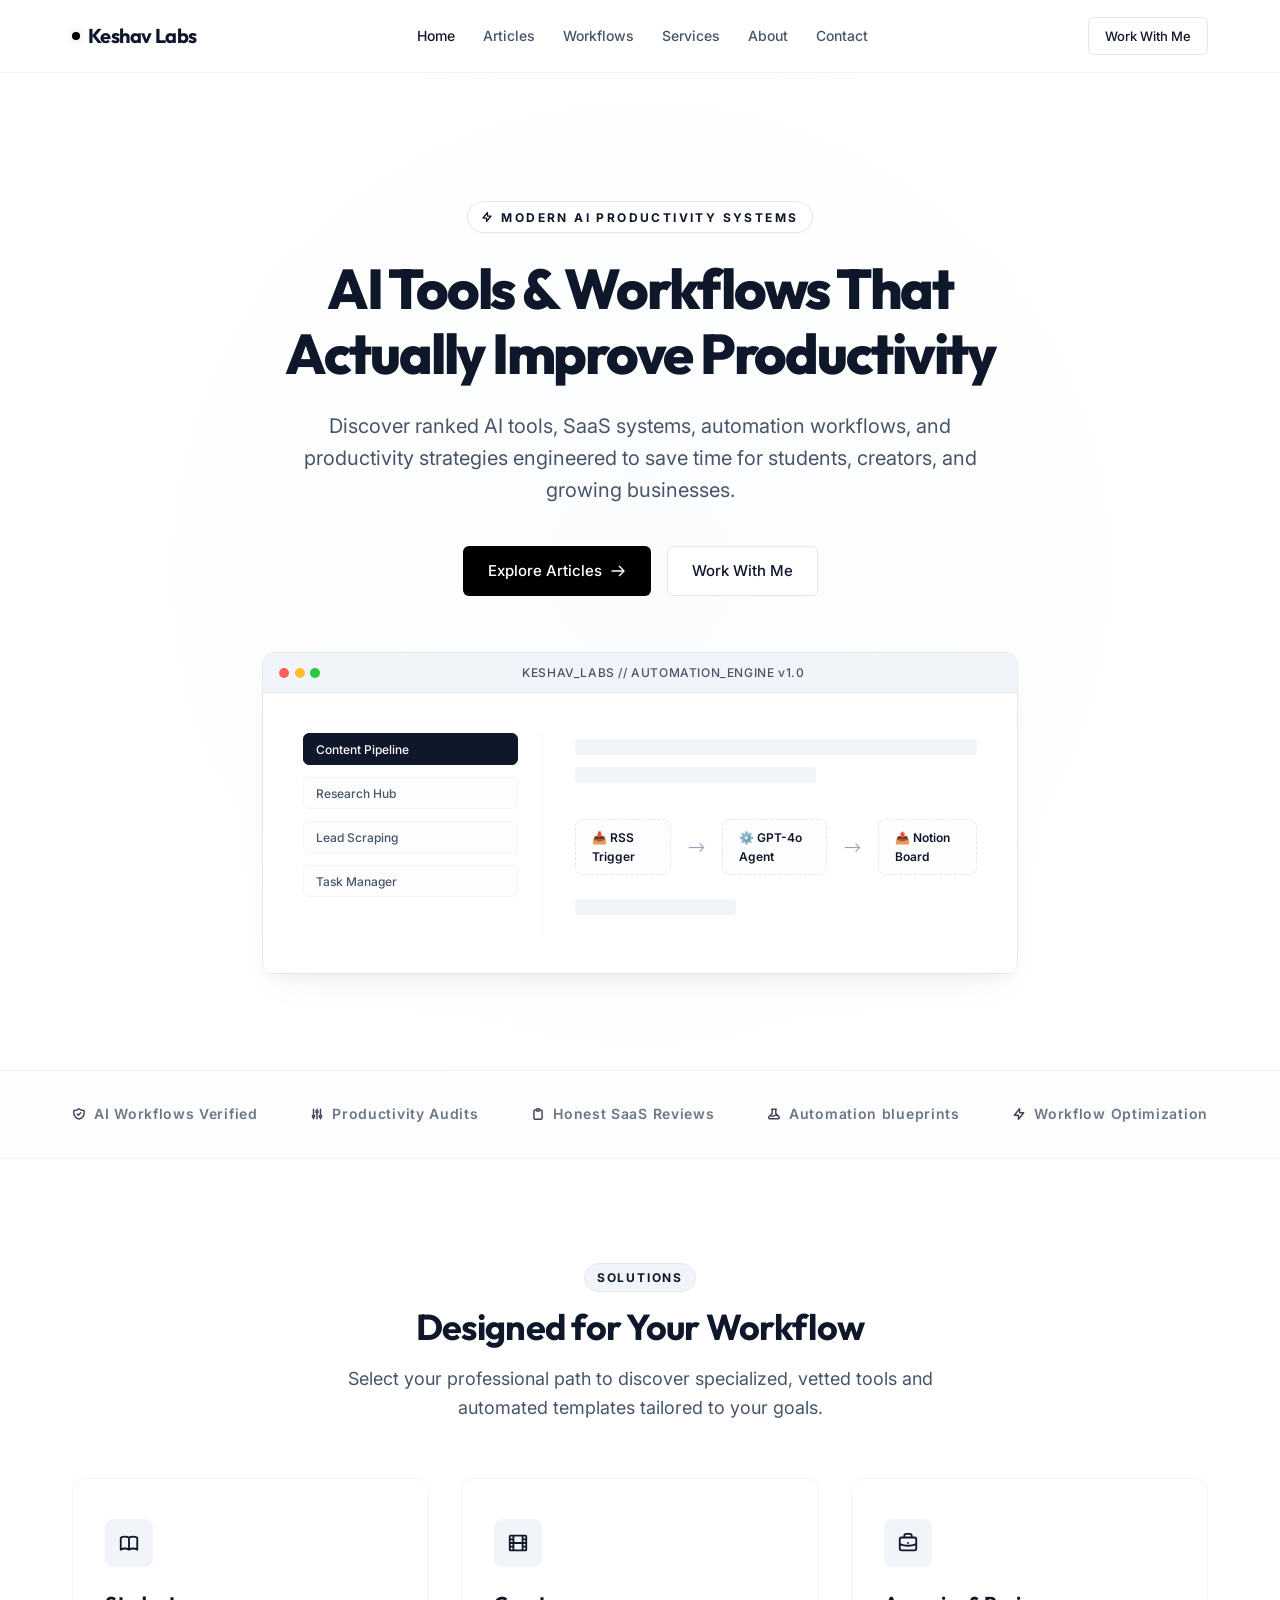
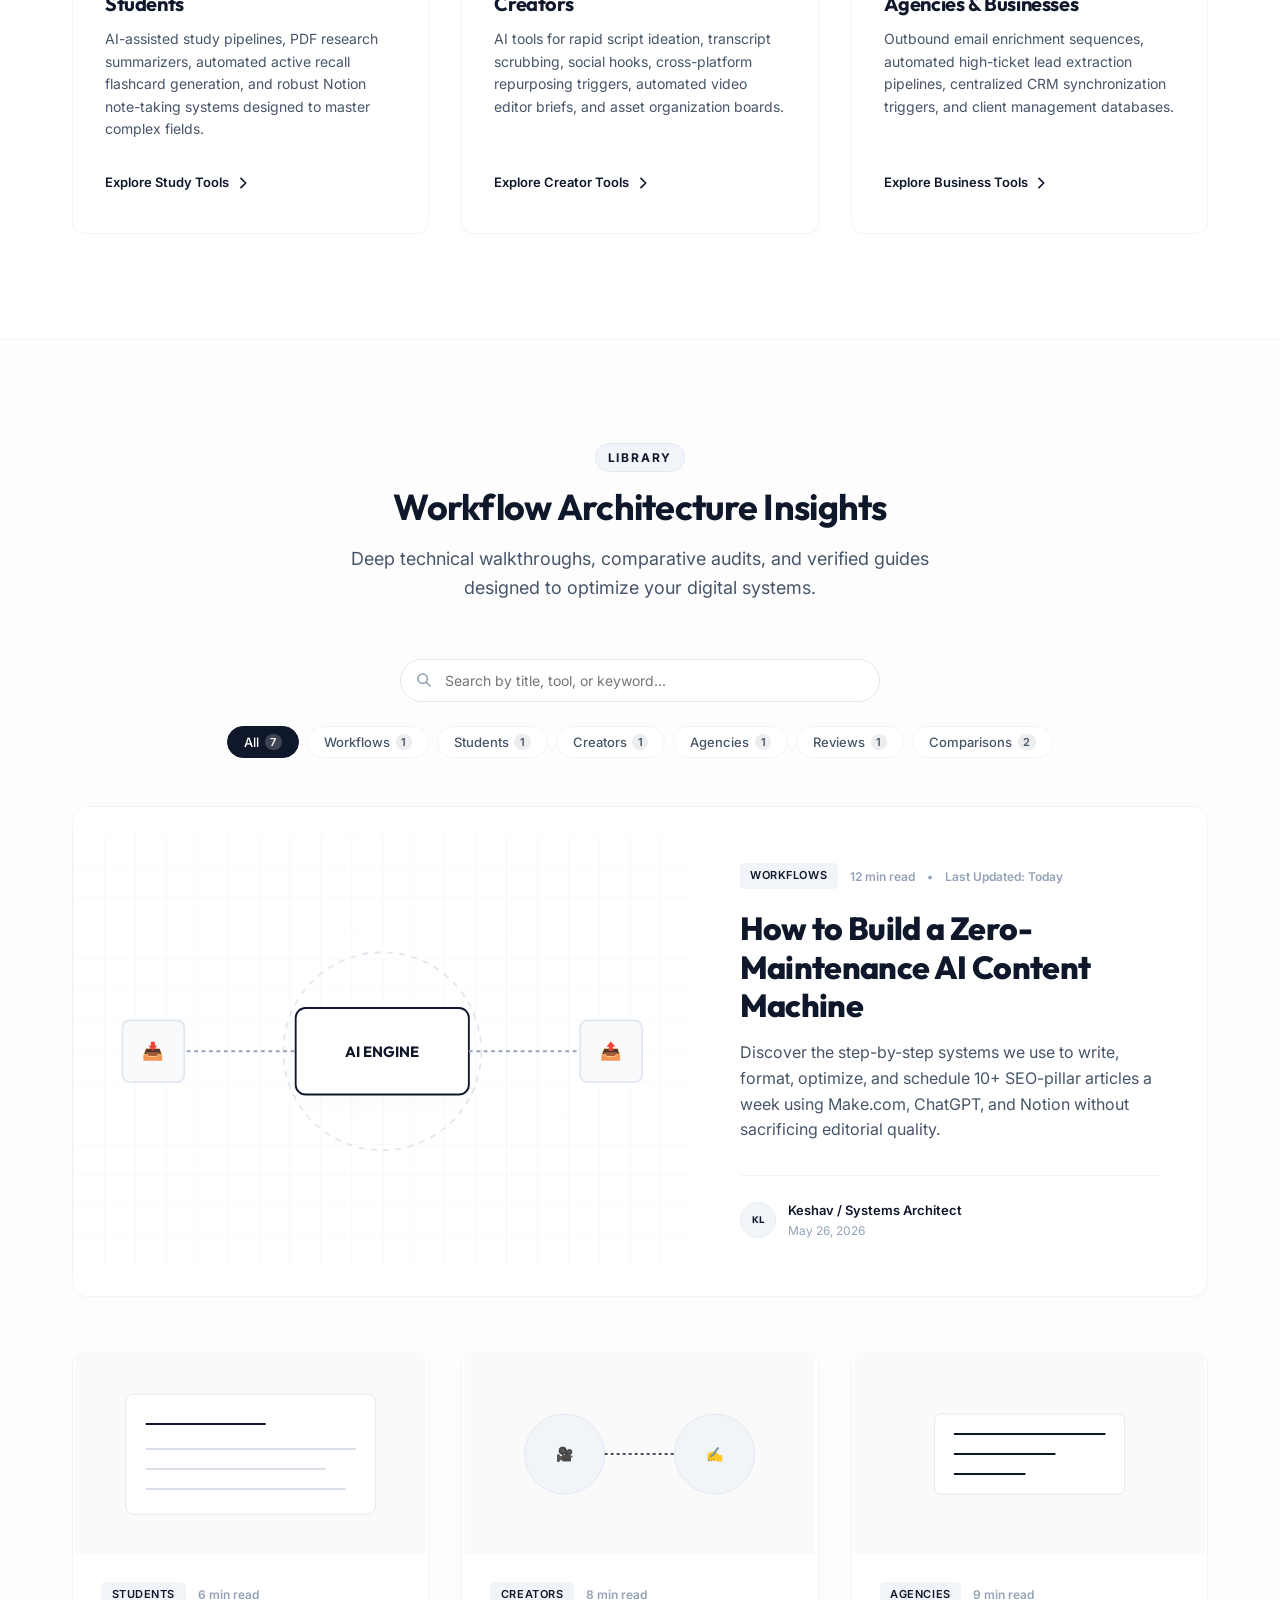
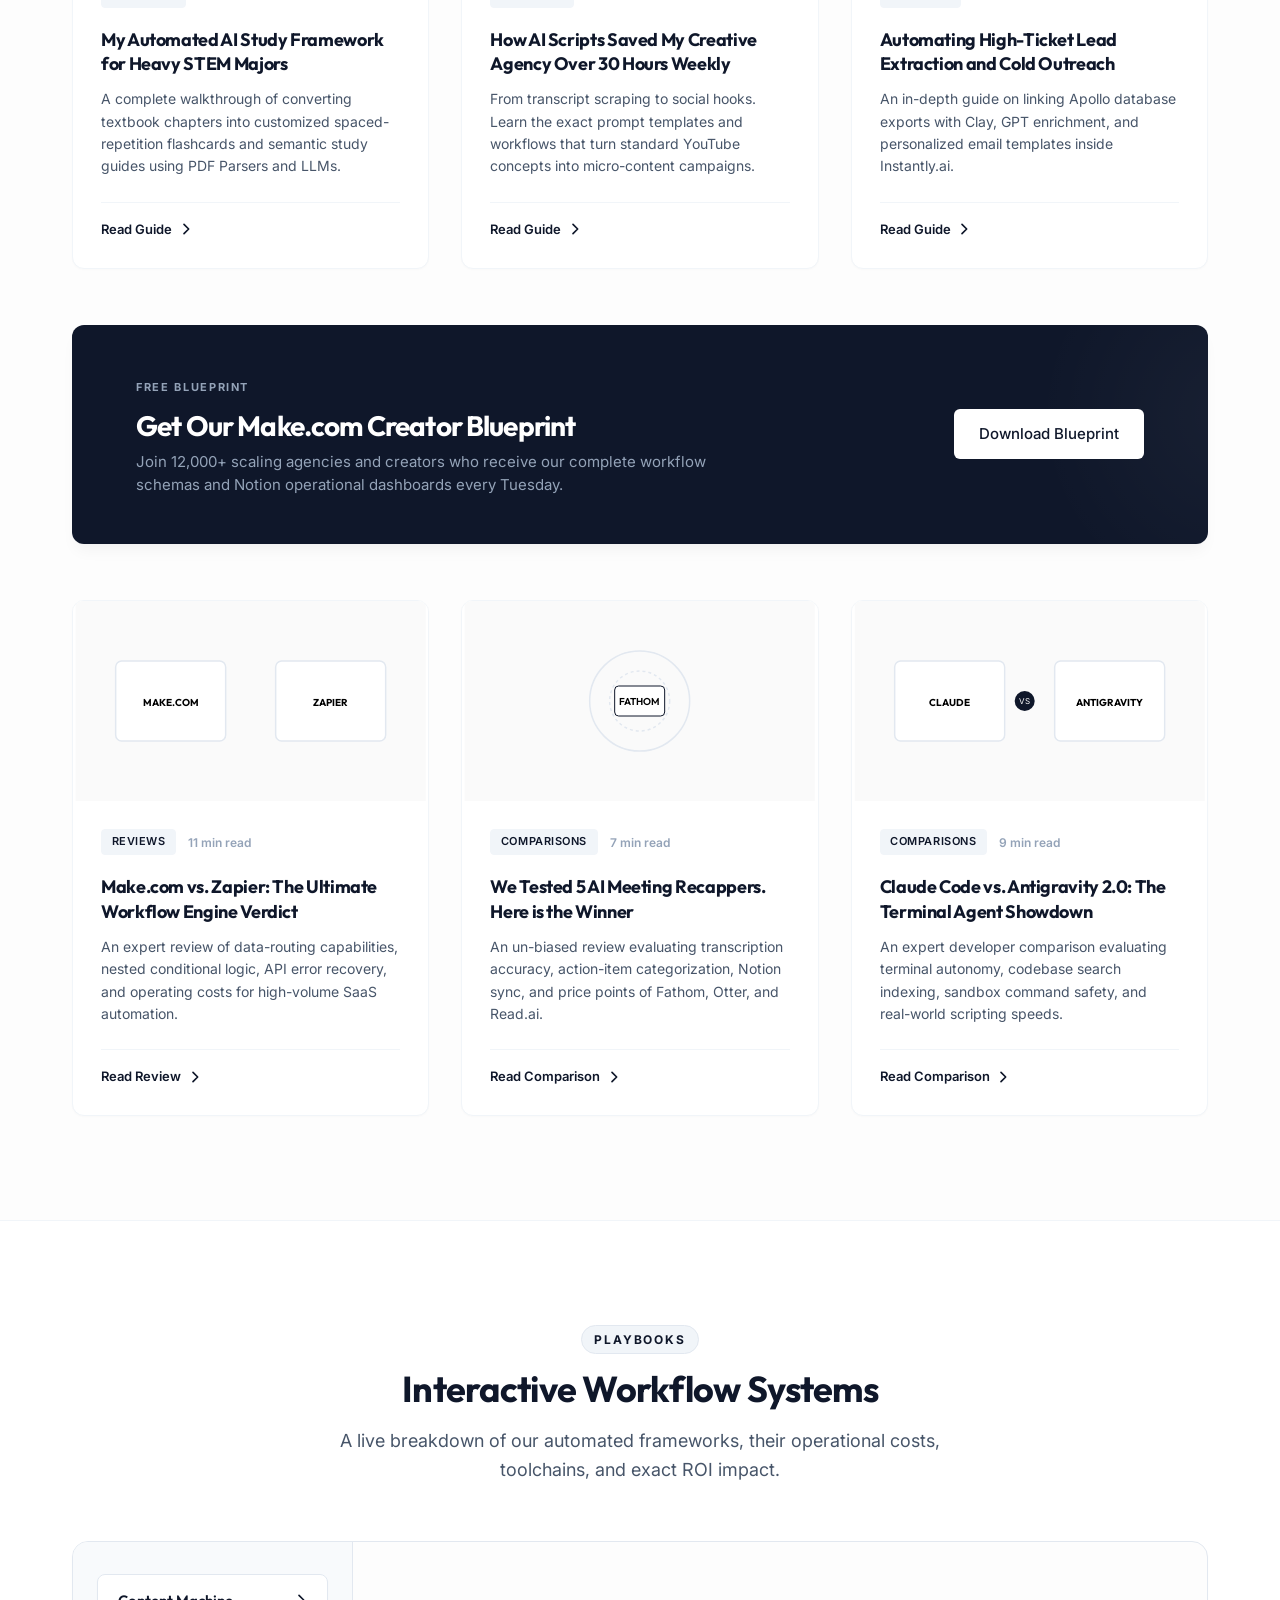
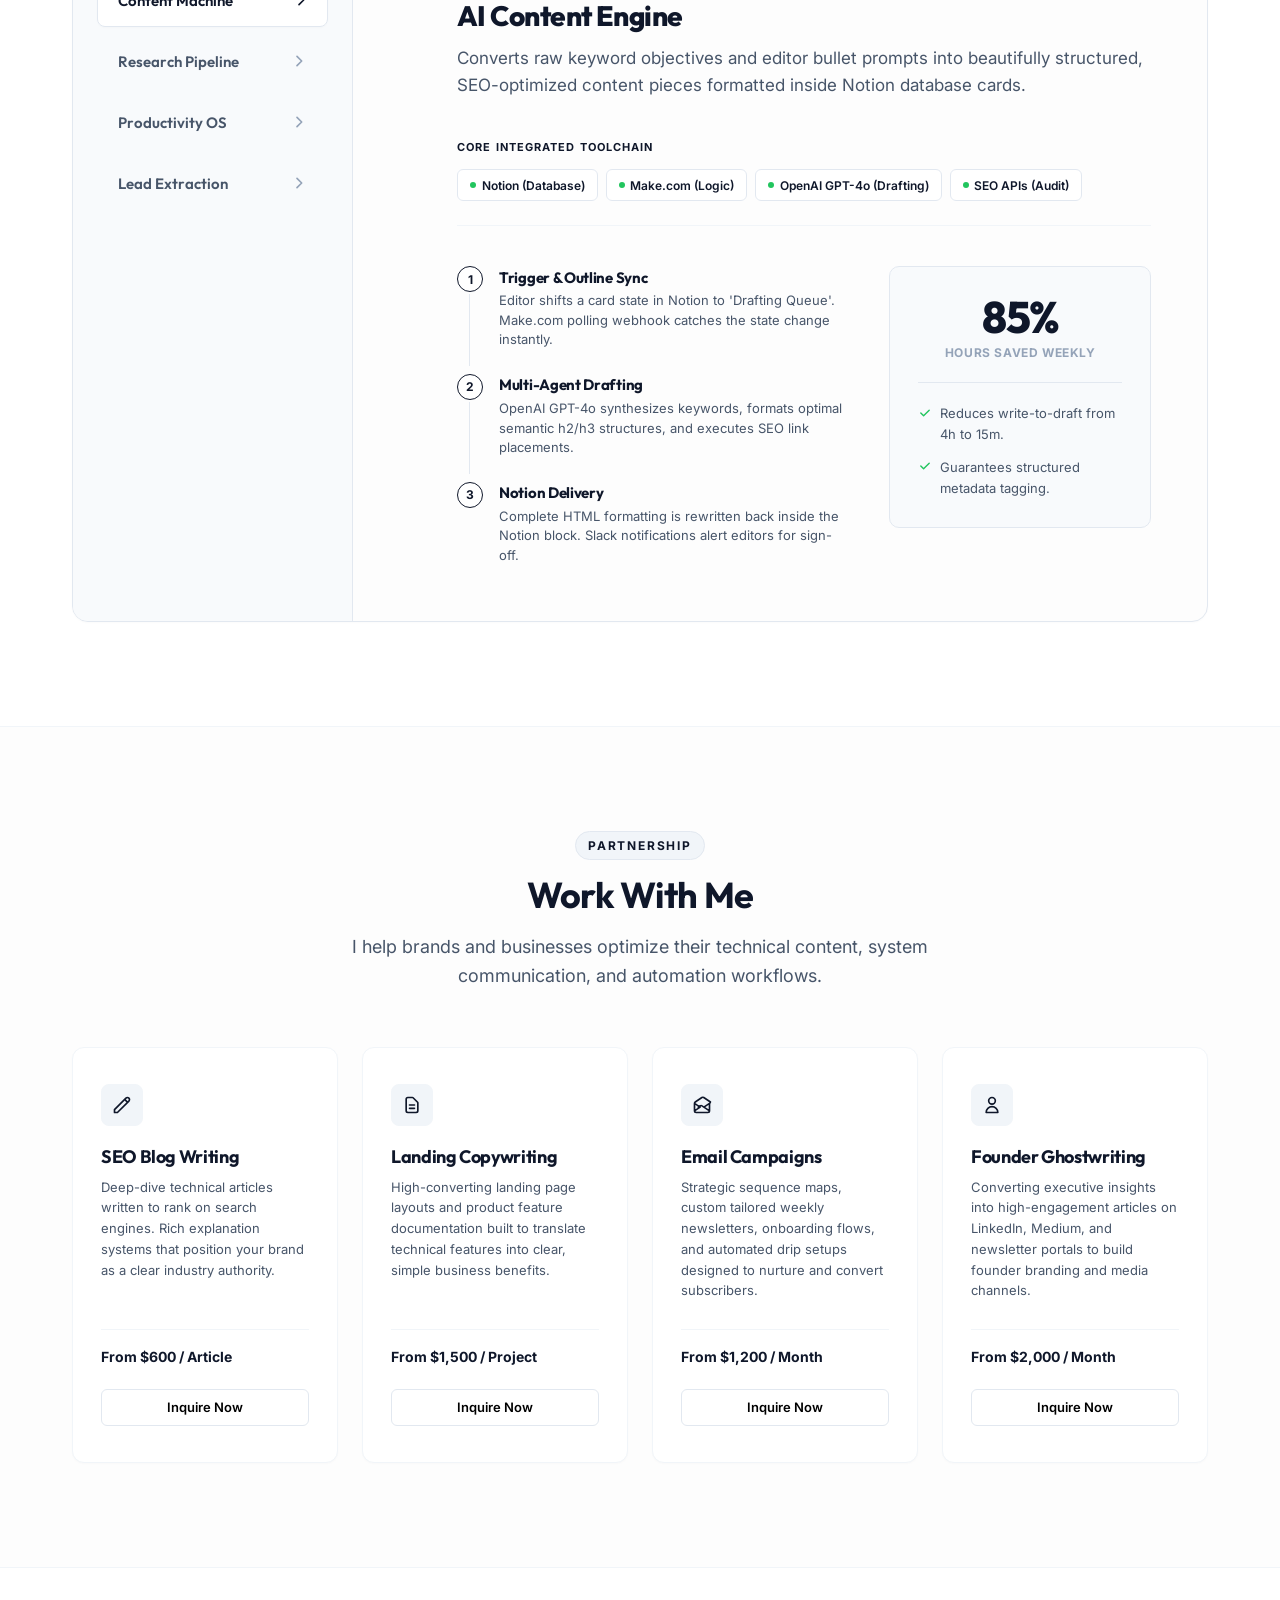
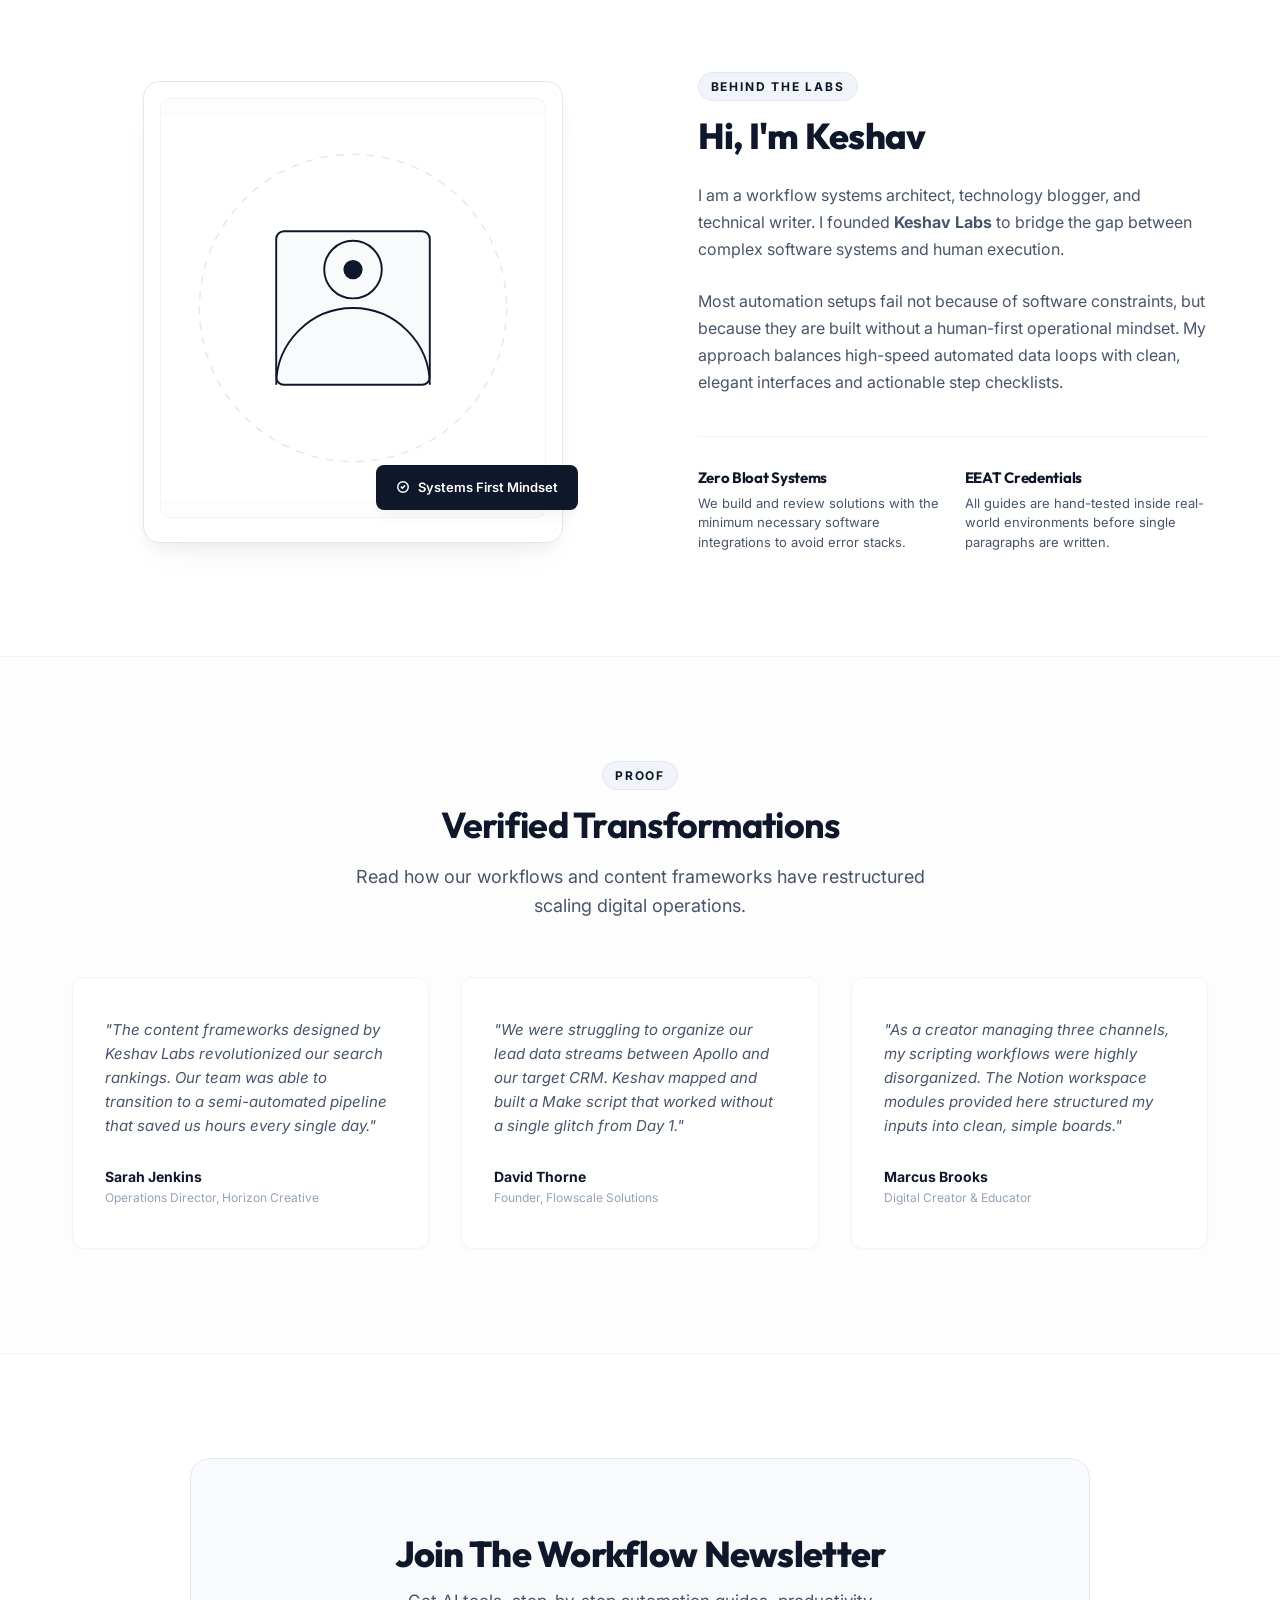
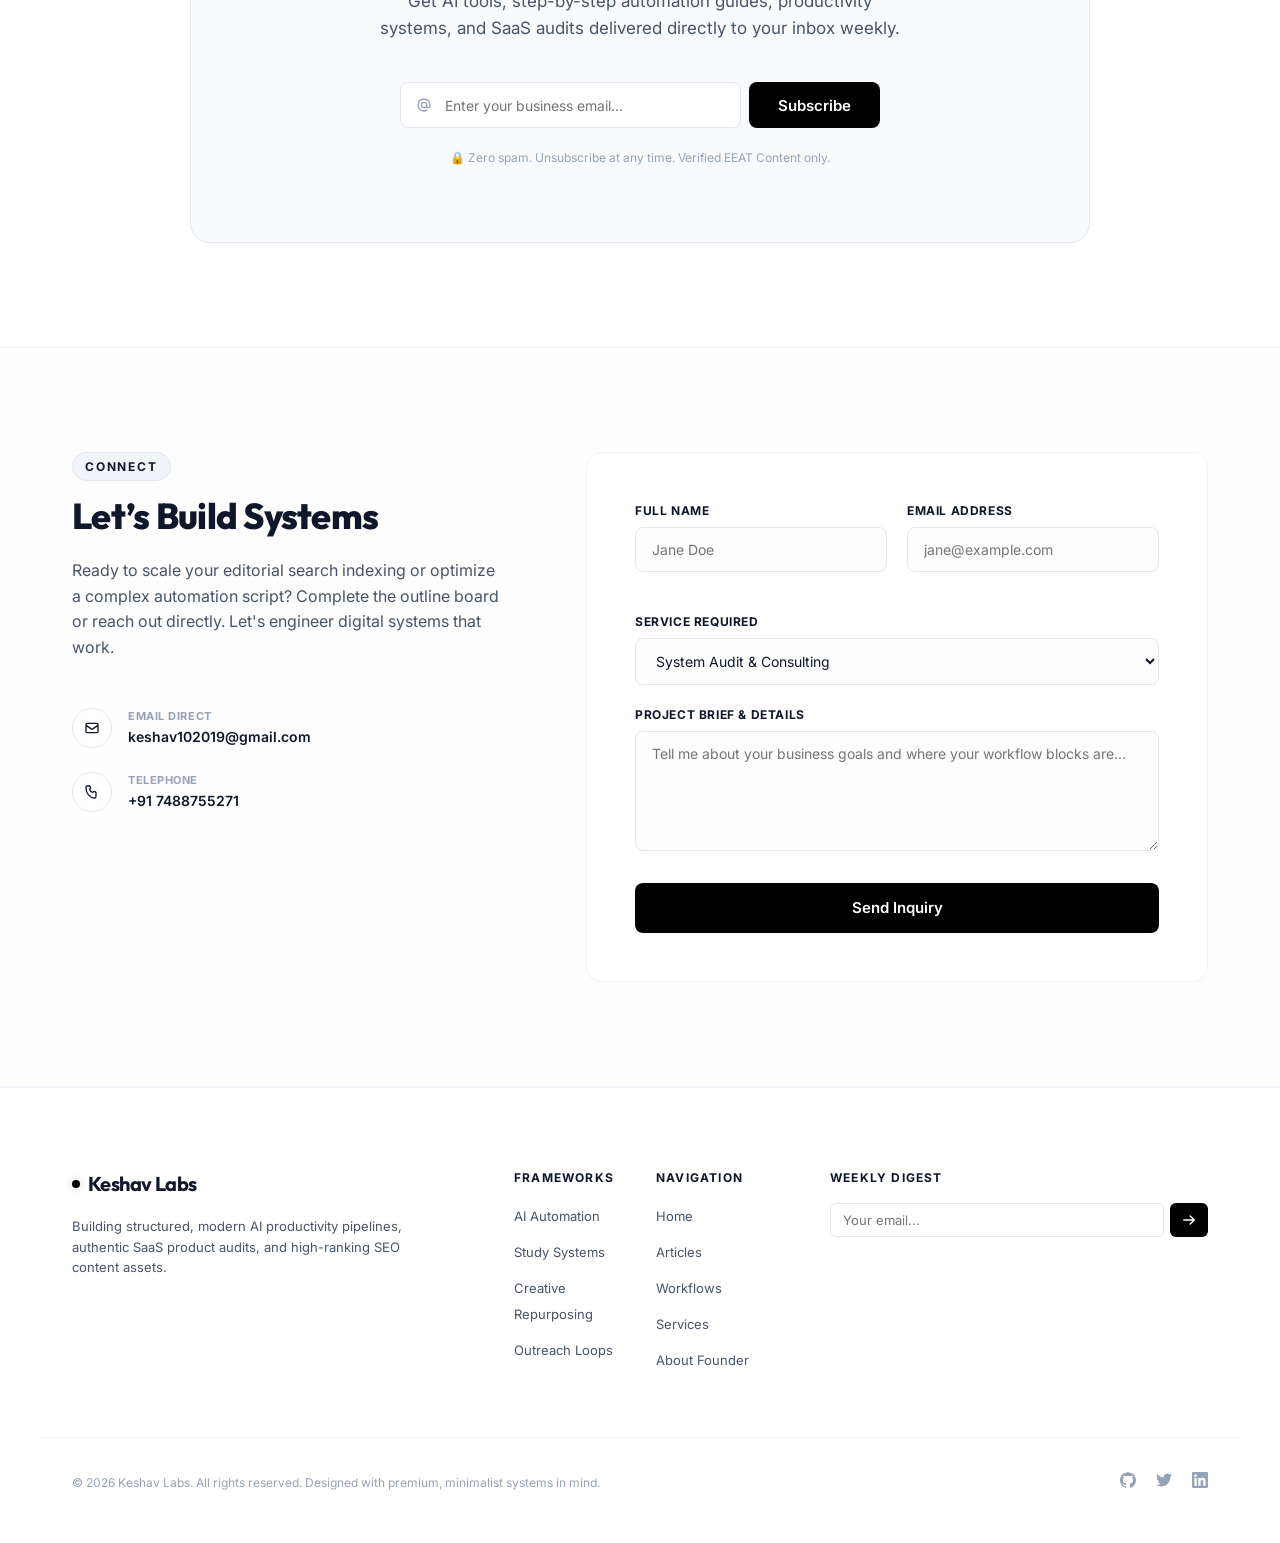
<file: index.html>
<!DOCTYPE html>
<html lang="en">
<head>
  <meta charset="UTF-8">
  <meta name="viewport" content="width=device-width, initial-scale=1.0">
  
  <!-- Primary SEO Meta Tags -->
  <title>Keshav Labs | Premium AI Productivity Workflows & Automation Systems</title>
  <meta name="description" content="Discover ranked AI tools, SaaS systems, automation workflows, and digital efficiency strategies for students, creators, and agencies. Work with Keshav Labs to optimize your business systems.">
  <meta name="keywords" content="AI tools, SaaS platforms, workflow systems, productivity optimization, automation, digital efficiency, Notion template, Make.com integration">
  <meta name="author" content="Keshav Labs">
  
  <!-- Open Graph / Facebook -->
  <meta property="og:type" content="website">
  <meta property="og:url" content="https://keshavlabs.com/">
  <meta property="og:title" content="Keshav Labs | Premium AI Productivity Workflows">
  <meta property="og:description" content="Discover ranked AI tools, SaaS systems, automation workflows, and digital efficiency strategies for students, creators, and agencies.">
  <meta property="og:image" content="https://keshavlabs.com/assets/og-image.png">

  <!-- Twitter -->
  <meta property="twitter:card" content="summary_large_image">
  <meta property="twitter:url" content="https://keshavlabs.com/">
  <meta property="twitter:title" content="Keshav Labs | Premium AI Productivity Workflows">
  <meta property="twitter:description" content="Discover ranked AI tools, SaaS systems, automation workflows, and digital efficiency strategies for students, creators, and agencies.">
  <meta property="twitter:image" content="https://keshavlabs.com/assets/og-image.png">

  <!-- Fonts Integration (Google Fonts: Outfit for Headings, Inter for Body) -->
  <link rel="preconnect" href="https://fonts.googleapis.com">
  <link rel="preconnect" href="https://fonts.gstatic.com" crossorigin>
  <link href="https://fonts.googleapis.com/css2?family=Inter:wght@300;400;500;600;700&family=Outfit:wght@400;500;600;700;800&display=swap" rel="stylesheet">
  
  <!-- Core Design Stylesheet -->
  <link rel="stylesheet" href="style.css">
</head>
<body>

  <!-- 1. STICKY HEADER & NAVIGATION MENU -->
  <header class="header">
    <div class="scroll-progress-container">
      <div class="scroll-progress-bar"></div>
    </div>
    <div class="container nav-container">
      <a href="#home" class="logo-link">
        <span class="logo-dot"></span>
        <span>Keshav Labs</span>
      </a>
      
      <nav>
        <ul class="nav-menu">
          <li><a href="#home" class="nav-link active">Home</a></li>
          <li><a href="#articles" class="nav-link">Articles</a></li>
          <li><a href="#workflows" class="nav-link">Workflows</a></li>
          <li><a href="#services" class="nav-link">Services</a></li>
          <li><a href="#about" class="nav-link">About</a></li>
          <li><a href="#contact" class="nav-link">Contact</a></li>
        </ul>
      </nav>

      <div class="nav-actions">
        <a href="#contact" class="btn btn-secondary" style="padding: 0.5rem 1rem; font-size: 0.8125rem;">Work With Me</a>
        <button class="mobile-nav-toggle" aria-label="Toggle Navigation">
          <svg xmlns="http://www.w3.org/2000/svg" fill="none" viewBox="0 0 24 24" stroke="currentColor" style="width: 24px; height: 24px; stroke-width: 2px;">
            <path stroke-linecap="round" stroke-linejoin="round" d="M4 6h16M4 12h16M4 18h16" />
          </svg>
        </button>
      </div>
    </div>
  </header>

  <!-- 2. HERO SECTION -->
  <section id="home" class="hero-section">
    <div class="container hero-content">
      <div class="hero-tagline">
        <svg xmlns="http://www.w3.org/2000/svg" fill="none" viewBox="0 0 24 24" stroke="currentColor" style="width: 12px; height: 12px; stroke-width: 2.5px;">
          <path stroke-linecap="round" stroke-linejoin="round" d="M13 10V3L4 14h7v7l9-11h-7z" />
        </svg>
        Modern AI Productivity Systems
      </div>
      <h1 class="hero-headline">AI Tools & Workflows That Actually Improve Productivity</h1>
      <p class="hero-subheadline">
        Discover ranked AI tools, SaaS systems, automation workflows, and productivity strategies engineered to save time for students, creators, and growing businesses.
      </p>
      
      <div class="hero-ctas">
        <a href="#articles" class="btn btn-primary">
          Explore Articles
          <svg class="btn-icon" xmlns="http://www.w3.org/2000/svg" fill="none" viewBox="0 0 24 24" stroke="currentColor">
            <path stroke-linecap="round" stroke-linejoin="round" stroke-width="2" d="M14 5l7 7m0 0l-7 7m7-7H3" />
          </svg>
        </a>
        <a href="#contact" class="btn btn-secondary">Work With Me</a>
      </div>

      <!-- Linear-style Dashboard Mockup (CSS Interactive Element) -->
      <div class="hero-visual">
        <div class="visual-header">
          <span class="dot dot-red"></span>
          <span class="dot dot-yellow"></span>
          <span class="dot dot-green"></span>
          <span class="visual-title">KESHAV_LABS // AUTOMATION_ENGINE v1.0</span>
        </div>
        <div class="visual-body">
          <div class="visual-sidebar">
            <div class="sidebar-item active">Content Pipeline</div>
            <div class="sidebar-item">Research Hub</div>
            <div class="sidebar-item">Lead Scraping</div>
            <div class="sidebar-item">Task Manager</div>
          </div>
          <div class="visual-canvas">
            <div class="canvas-block"></div>
            <div class="canvas-block canvas-block-half"></div>
            <div class="canvas-flow">
              <div class="flow-node">📥 RSS Trigger</div>
              <div class="flow-arrow">⟶</div>
              <div class="flow-node">⚙️ GPT-4o Agent</div>
              <div class="flow-arrow">⟶</div>
              <div class="flow-node">📤 Notion Board</div>
            </div>
            <div class="canvas-block canvas-block-third" style="margin-top: 1.5rem;"></div>
          </div>
        </div>
      </div>
    </div>
  </section>

  <!-- 3. MINIMALIST TRUST BAR -->
  <section class="trust-bar">
    <div class="container trust-items">
      <div class="trust-item">
        <svg class="trust-icon" xmlns="http://www.w3.org/2000/svg" fill="none" viewBox="0 0 24 24" stroke="currentColor">
          <path stroke-linecap="round" stroke-linejoin="round" stroke-width="2.5" d="M9 12l2 2 4-4m5.618-4.016A11.955 11.955 0 0112 2.944a11.955 11.955 0 01-8.618 3.04A12.02 12.02 0 003 9c0 5.591 3.824 10.29 9 11.622 5.176-1.332 9-6.03 9-11.622 0-1.042-.133-2.052-.382-3.016z" />
        </svg>
        AI Workflows Verified
      </div>
      <div class="trust-item">
        <svg class="trust-icon" xmlns="http://www.w3.org/2000/svg" fill="none" viewBox="0 0 24 24" stroke="currentColor">
          <path stroke-linecap="round" stroke-linejoin="round" stroke-width="2.5" d="M12 6V4m0 2a2 2 0 100 4m0-4a2 2 0 110 4m-6 8a2 2 0 100-4m0 4a2 2 0 110-4m0 4v2m0-6V4m6 6v10m6-2a2 2 0 100-4m0 4a2 2 0 110-4m0 4v2m0-6V4" />
        </svg>
        Productivity Audits
      </div>
      <div class="trust-item">
        <svg class="trust-icon" xmlns="http://www.w3.org/2000/svg" fill="none" viewBox="0 0 24 24" stroke="currentColor">
          <path stroke-linecap="round" stroke-linejoin="round" stroke-width="2.5" d="M9 5H7a2 2 0 00-2 2v12a2 2 0 002 2h10a2 2 0 002-2V7a2 2 0 00-2-2h-2M9 5a2 2 0 002 2h2a2 2 0 002-2M9 5a2 2 0 012-2h2a2 2 0 012 2" />
        </svg>
        Honest SaaS Reviews
      </div>
      <div class="trust-item">
        <svg class="trust-icon" xmlns="http://www.w3.org/2000/svg" fill="none" viewBox="0 0 24 24" stroke="currentColor">
          <path stroke-linecap="round" stroke-linejoin="round" stroke-width="2.5" d="M19.428 15.428a2 2 0 00-1.022-.547l-2.387-.477a6 6 0 00-3.86.517l-.318.158a6 6 0 01-3.86.517L6.05 15.21a2 2 0 00-1.806.547M8 4h8l-1 1v5.172a2 2 0 00.586 1.414l5 5c1.26 1.26.367 3.414-1.415 3.414H4.828c-1.782 0-2.674-2.154-1.414-3.414l5-5A2 2 0 009 10.172V5L8 4z" />
        </svg>
        Automation blueprints
      </div>
      <div class="trust-item">
        <svg class="trust-icon" xmlns="http://www.w3.org/2000/svg" fill="none" viewBox="0 0 24 24" stroke="currentColor">
          <path stroke-linecap="round" stroke-linejoin="round" stroke-width="2.5" d="M13 10V3L4 14h7v7l9-11h-7z" />
        </svg>
        Workflow Optimization
      </div>
    </div>
  </section>

  <!-- 4. FEATURED CATEGORIES -->
  <section class="categories-section">
    <div class="container">
      <div class="section-title-wrapper">
        <span class="section-tag">Solutions</span>
        <h2 class="section-title">Designed for Your Workflow</h2>
        <p class="section-subtitle">Select your professional path to discover specialized, vetted tools and automated templates tailored to your goals.</p>
      </div>

      <div class="categories-grid">
        <!-- Students -->
        <div class="category-card" onclick="document.querySelector('[data-filter=\'students\']').click(); document.getElementById('articles').scrollIntoView({behavior: 'smooth'});">
          <div class="category-icon-wrapper">
            <svg class="category-icon" xmlns="http://www.w3.org/2000/svg" fill="none" viewBox="0 0 24 24" stroke="currentColor">
              <path stroke-linecap="round" stroke-linejoin="round" stroke-width="2" d="M12 6.253v13m0-13C10.832 5.477 9.246 5 7.5 5S4.168 5.477 3 6.253v13C4.168 18.477 5.754 18 7.5 18s3.332.477 4.5 1.253m0-13C13.168 5.477 14.754 5 16.5 5c1.747 0 3.332.477 4.5 1.253v13C19.832 18.477 18.247 18 16.5 18c-1.746 0-3.332.477-4.5 1.253" />
            </svg>
          </div>
          <h3 class="category-title">Students</h3>
          <p class="category-desc">AI-assisted study pipelines, PDF research summarizers, automated active recall flashcard generation, and robust Notion note-taking systems designed to master complex fields.</p>
          <span class="category-btn">
            Explore Study Tools
            <svg class="btn-icon" xmlns="http://www.w3.org/2000/svg" fill="none" viewBox="0 0 24 24" stroke="currentColor">
              <path stroke-linecap="round" stroke-linejoin="round" stroke-width="2.5" d="M9 5l7 7-7 7" />
            </svg>
          </span>
        </div>

        <!-- Creators -->
        <div class="category-card" onclick="document.querySelector('[data-filter=\'creators\']').click(); document.getElementById('articles').scrollIntoView({behavior: 'smooth'});">
          <div class="category-icon-wrapper">
            <svg class="category-icon" xmlns="http://www.w3.org/2000/svg" fill="none" viewBox="0 0 24 24" stroke="currentColor">
              <path stroke-linecap="round" stroke-linejoin="round" stroke-width="2" d="M7 4v16M17 4v16M3 8h4m10 0h4M3 12h18M3 16h4m10 0h4M4 20h16a1 1 0 001-1V5a1 1 0 00-1-1H4a1 1 0 00-1 1v14a1 1 0 001 1z" />
            </svg>
          </div>
          <h3 class="category-title">Creators</h3>
          <p class="category-desc">AI tools for rapid script ideation, transcript scrubbing, social hooks, cross-platform repurposing triggers, automated video editor briefs, and asset organization boards.</p>
          <span class="category-btn">
            Explore Creator Tools
            <svg class="btn-icon" xmlns="http://www.w3.org/2000/svg" fill="none" viewBox="0 0 24 24" stroke="currentColor">
              <path stroke-linecap="round" stroke-linejoin="round" stroke-width="2.5" d="M9 5l7 7-7 7" />
            </svg>
          </span>
        </div>

        <!-- Agencies & Businesses -->
        <div class="category-card" onclick="document.querySelector('[data-filter=\'agencies\']').click(); document.getElementById('articles').scrollIntoView({behavior: 'smooth'});">
          <div class="category-icon-wrapper">
            <svg class="category-icon" xmlns="http://www.w3.org/2000/svg" fill="none" viewBox="0 0 24 24" stroke="currentColor">
              <path stroke-linecap="round" stroke-linejoin="round" stroke-width="2" d="M21 13.255A23.931 23.931 0 0112 15c-3.183 0-6.22-.62-9-1.745M16 6V4a2 2 0 00-2-2h-4a2 2 0 00-2 2v2m4 6h.01M5 20h14a2 2 0 002-2V8a2 2 0 00-2-2H5a2 2 0 00-2 2v10a2 2 0 002 2z" />
            </svg>
          </div>
          <h3 class="category-title">Agencies & Businesses</h3>
          <p class="category-desc">Outbound email enrichment sequences, automated high-ticket lead extraction pipelines, centralized CRM synchronization triggers, and client management databases.</p>
          <span class="category-btn">
            Explore Business Tools
            <svg class="btn-icon" xmlns="http://www.w3.org/2000/svg" fill="none" viewBox="0 0 24 24" stroke="currentColor">
              <path stroke-linecap="round" stroke-linejoin="round" stroke-width="2.5" d="M9 5l7 7-7 7" />
            </svg>
          </span>
        </div>
      </div>
    </div>
  </section>

  <!-- 5. FEATURED BLOG POSTS & LIVE FILTERING -->
  <section id="articles" class="blog-section">
    <div class="container">
      <div class="section-title-wrapper">
        <span class="section-tag">Library</span>
        <h2 class="section-title">Workflow Architecture Insights</h2>
        <p class="section-subtitle">Deep technical walkthroughs, comparative audits, and verified guides designed to optimize your digital systems.</p>
      </div>

      <!-- Live Filters and Real-Time Search -->
      <div class="blog-controls">
        <div class="search-wrapper">
          <svg class="search-icon" xmlns="http://www.w3.org/2000/svg" fill="none" viewBox="0 0 24 24" stroke="currentColor">
            <path stroke-linecap="round" stroke-linejoin="round" stroke-width="2.5" d="M21 21l-6-6m2-5a7 7 0 11-14 0 7 7 0 0114 0z" />
          </svg>
          <input type="text" class="search-input" placeholder="Search by title, tool, or keyword...">
        </div>

        <div class="blog-filters">
          <button class="filter-btn active" data-filter="all">All <span class="filter-count">0</span></button>
          <button class="filter-btn" data-filter="workflows">Workflows <span class="filter-count">0</span></button>
          <button class="filter-btn" data-filter="students">Students <span class="filter-count">0</span></button>
          <button class="filter-btn" data-filter="creators">Creators <span class="filter-count">0</span></button>
          <button class="filter-btn" data-filter="agencies">Agencies <span class="filter-count">0</span></button>
          <button class="filter-btn" data-filter="reviews">Reviews <span class="filter-count">0</span></button>
          <button class="filter-btn" data-filter="comparisons">Comparisons <span class="filter-count">0</span></button>
        </div>
      </div>

      <!-- Pillar Post: High-Value Spotlight Article -->
      <div class="cornerstone-post" data-category="workflows">
        <div class="cornerstone-image-wrapper">
          <!-- Abstract clean vector illustration representation inside image -->
          <svg viewBox="0 0 500 350" style="background:#ffffff; width:100%; height:100%;">
            <defs>
              <pattern id="grid" width="25" height="25" patternUnits="userSpaceOnUse">
                <path d="M 25 0 L 0 0 0 25" fill="none" stroke="#f1f5f9" stroke-width="1"/>
              </pattern>
            </defs>
            <rect width="100%" height="100%" fill="url(#grid)" />
            <circle cx="250" cy="175" r="80" fill="none" stroke="#e2e8f0" stroke-dasharray="5 5" stroke-width="1.5"/>
            <rect x="180" y="140" width="140" height="70" rx="8" fill="#ffffff" stroke="#0f172a" stroke-width="1.5" style="filter: drop-shadow(0 4px 6px rgba(0,0,0,0.02));"/>
            <text x="250" y="180" font-family="'Outfit', sans-serif" font-size="12" font-weight="700" fill="#0f172a" text-anchor="middle">AI ENGINE</text>
            <line x1="80" y1="175" x2="180" y2="175" stroke="#94a3b8" stroke-dasharray="3 3" stroke-width="1.5"/>
            <line x1="320" y1="175" x2="420" y2="175" stroke="#94a3b8" stroke-dasharray="3 3" stroke-width="1.5"/>
            <rect x="40" y="150" width="50" height="50" rx="6" fill="#f8fafc" stroke="#e2e8f0" stroke-width="1.5"/>
            <text x="65" y="180" font-family="'Inter', sans-serif" font-size="14" fill="#0f172a" text-anchor="middle">📥</text>
            <rect x="410" y="150" width="50" height="50" rx="6" fill="#f8fafc" stroke="#e2e8f0" stroke-width="1.5"/>
            <text x="435" y="180" font-family="'Inter', sans-serif" font-size="14" fill="#0f172a" text-anchor="middle">📤</text>
          </svg>
        </div>
        <div class="cornerstone-content">
          <div class="post-meta-line">
            <span class="post-cat-badge">Workflows</span>
            <span>12 min read</span>
            <span>•</span>
            <span>Last Updated: Today</span>
          </div>
          <h3 class="cornerstone-title">How to Build a Zero-Maintenance AI Content Machine</h3>
          <p class="cornerstone-excerpt">Discover the step-by-step systems we use to write, format, optimize, and schedule 10+ SEO-pillar articles a week using Make.com, ChatGPT, and Notion without sacrificing editorial quality.</p>
          <div class="author-block">
            <svg class="author-avatar" viewBox="0 0 100 100">
              <circle cx="50" cy="50" r="50" fill="#f1f5f9"/>
              <text x="50" y="58" font-family="'Outfit', sans-serif" font-size="28" font-weight="700" fill="#0f172a" text-anchor="middle">KL</text>
            </svg>
            <div class="author-info">
              <span class="author-name">Keshav / Systems Architect</span>
              <span class="post-date">May 26, 2026</span>
            </div>
          </div>
        </div>
      </div>

      <!-- Main Blog Grid -->
      <div class="blog-grid">
        <!-- Post 1 (Students) -->
        <div class="blog-card" data-category="students">
          <div class="blog-image-wrapper">
            <svg viewBox="0 0 350 200" style="background:#ffffff; width:100%; height:100%;">
              <rect width="100%" height="100%" fill="#fafafa"/>
              <rect x="50" y="40" width="250" height="120" rx="8" fill="#ffffff" stroke="#e2e8f0" stroke-width="1"/>
              <line x1="70" y1="70" x2="190" y2="70" stroke="#0f172a" stroke-width="2"/>
              <line x1="70" y1="95" x2="280" y2="95" stroke="#cbd5e1" stroke-width="1.5"/>
              <line x1="70" y1="115" x2="250" y2="115" stroke="#cbd5e1" stroke-width="1.5"/>
              <line x1="70" y1="135" x2="270" y2="135" stroke="#cbd5e1" stroke-width="1.5"/>
            </svg>
          </div>
          <div class="blog-content">
            <div class="post-meta-line">
              <span class="post-cat-badge">Students</span>
              <span>6 min read</span>
            </div>
            <h4 class="blog-title">My Automated AI Study Framework for Heavy STEM Majors</h4>
            <p class="blog-excerpt">A complete walkthrough of converting textbook chapters into customized spaced-repetition flashcards and semantic study guides using PDF Parsers and LLMs.</p>
            <span class="blog-btn">
              Read Guide
              <svg class="btn-icon" xmlns="http://www.w3.org/2000/svg" fill="none" viewBox="0 0 24 24" stroke="currentColor">
                <path stroke-linecap="round" stroke-linejoin="round" stroke-width="2.5" d="M9 5l7 7-7 7" />
              </svg>
            </span>
          </div>
        </div>

        <!-- Post 2 (Creators) -->
        <div class="blog-card" data-category="creators">
          <div class="blog-image-wrapper">
            <svg viewBox="0 0 350 200" style="background:#ffffff; width:100%; height:100%;">
              <rect width="100%" height="100%" fill="#fafafa"/>
              <circle cx="100" cy="100" r="40" fill="#f1f5f9" stroke="#e2e8f0" stroke-width="1"/>
              <circle cx="250" cy="100" r="40" fill="#f1f5f9" stroke="#e2e8f0" stroke-width="1"/>
              <line x1="140" y1="100" x2="210" y2="100" stroke="#0f172a" stroke-dasharray="3 3" stroke-width="1.5"/>
              <text x="100" y="105" font-size="14" text-anchor="middle">🎥</text>
              <text x="250" y="105" font-size="14" text-anchor="middle">✍️</text>
            </svg>
          </div>
          <div class="blog-content">
            <div class="post-meta-line">
              <span class="post-cat-badge">Creators</span>
              <span>8 min read</span>
            </div>
            <h4 class="blog-title">How AI Scripts Saved My Creative Agency Over 30 Hours Weekly</h4>
            <p class="blog-excerpt">From transcript scraping to social hooks. Learn the exact prompt templates and workflows that turn standard YouTube concepts into micro-content campaigns.</p>
            <span class="blog-btn">
              Read Guide
              <svg class="btn-icon" xmlns="http://www.w3.org/2000/svg" fill="none" viewBox="0 0 24 24" stroke="currentColor">
                <path stroke-linecap="round" stroke-linejoin="round" stroke-width="2.5" d="M9 5l7 7-7 7" />
              </svg>
            </span>
          </div>
        </div>

        <!-- Post 3 (Agencies) -->
        <div class="blog-card" data-category="agencies">
          <div class="blog-image-wrapper">
            <svg viewBox="0 0 350 200" style="background:#ffffff; width:100%; height:100%;">
              <rect width="100%" height="100%" fill="#fafafa"/>
              <rect x="80" y="60" width="190" height="80" rx="6" fill="#ffffff" stroke="#e2e8f0" stroke-width="1"/>
              <path d="M100 80h150M100 100h100M100 120h70" stroke="#0f172a" stroke-width="2" stroke-linecap="round"/>
            </svg>
          </div>
          <div class="blog-content">
            <div class="post-meta-line">
              <span class="post-cat-badge">Agencies</span>
              <span>9 min read</span>
            </div>
            <h4 class="blog-title">Automating High-Ticket Lead Extraction and Cold Outreach</h4>
            <p class="blog-excerpt">An in-depth guide on linking Apollo database exports with Clay, GPT enrichment, and personalized email templates inside Instantly.ai.</p>
            <span class="blog-btn">
              Read Guide
              <svg class="btn-icon" xmlns="http://www.w3.org/2000/svg" fill="none" viewBox="0 0 24 24" stroke="currentColor">
                <path stroke-linecap="round" stroke-linejoin="round" stroke-width="2.5" d="M9 5l7 7-7 7" />
              </svg>
            </span>
          </div>
        </div>

        <!-- In-Feed Premium Lead Magnet Banner (Native CTA) -->
        <div class="infeed-cta">
          <div class="infeed-info">
            <span class="infeed-tag">Free Blueprint</span>
            <h4 class="infeed-title">Get Our Make.com Creator Blueprint</h4>
            <p class="infeed-desc">Join 12,000+ scaling agencies and creators who receive our complete workflow schemas and Notion operational dashboards every Tuesday.</p>
          </div>
          <a href="#newsletter" class="btn infeed-btn">Download Blueprint</a>
        </div>

        <!-- Post 4 (Reviews) -->
        <div class="blog-card" data-category="reviews">
          <div class="blog-image-wrapper">
            <svg viewBox="0 0 350 200" style="background:#ffffff; width:100%; height:100%;">
              <rect width="100%" height="100%" fill="#fafafa"/>
              <rect x="40" y="60" width="110" height="80" rx="6" fill="#ffffff" stroke="#e2e8f0" stroke-width="1.5"/>
              <rect x="200" y="60" width="110" height="80" rx="6" fill="#ffffff" stroke="#e2e8f0" stroke-width="1.5"/>
              <text x="95" y="105" font-family="'Outfit', sans-serif" font-size="10" font-weight="700" text-anchor="middle">MAKE.COM</text>
              <text x="255" y="105" font-family="'Outfit', sans-serif" font-size="10" font-weight="700" text-anchor="middle">ZAPIER</text>
            </svg>
          </div>
          <div class="blog-content">
            <div class="post-meta-line">
              <span class="post-cat-badge">Reviews</span>
              <span>11 min read</span>
            </div>
            <h4 class="blog-title">Make.com vs. Zapier: The Ultimate Workflow Engine Verdict</h4>
            <p class="blog-excerpt">An expert review of data-routing capabilities, nested conditional logic, API error recovery, and operating costs for high-volume SaaS automation.</p>
            <span class="blog-btn">
              Read Review
              <svg class="btn-icon" xmlns="http://www.w3.org/2000/svg" fill="none" viewBox="0 0 24 24" stroke="currentColor">
                <path stroke-linecap="round" stroke-linejoin="round" stroke-width="2.5" d="M9 5l7 7-7 7" />
              </svg>
            </span>
          </div>
        </div>

        <!-- Post 5 (Comparisons) -->
        <div class="blog-card" data-category="comparisons" onclick="window.location.href='post-stem-study-framework.html';">
          <div class="blog-image-wrapper">
            <svg viewBox="0 0 350 200" style="background:#ffffff; width:100%; height:100%;">
              <rect width="100%" height="100%" fill="#fafafa"/>
              <circle cx="175" cy="100" r="50" fill="none" stroke="#e2e8f0" stroke-width="1.5"/>
              <circle cx="175" cy="100" r="30" fill="none" stroke="#e2e8f0" stroke-dasharray="3 3" stroke-width="1.5"/>
              <rect x="150" y="85" width="50" height="30" rx="4" fill="#ffffff" stroke="#0f172a" stroke-width="1"/>
              <text x="175" y="104" font-family="'Outfit', sans-serif" font-size="10" font-weight="600" text-anchor="middle">FATHOM</text>
            </svg>
          </div>
          <div class="blog-content">
            <div class="post-meta-line">
              <span class="post-cat-badge">Comparisons</span>
              <span>7 min read</span>
            </div>
            <h4 class="blog-title">We Tested 5 AI Meeting Recappers. Here is the Winner</h4>
            <p class="blog-excerpt">An un-biased review evaluating transcription accuracy, action-item categorization, Notion sync, and price points of Fathom, Otter, and Read.ai.</p>
            <span class="blog-btn">
              Read Comparison
              <svg class="btn-icon" xmlns="http://www.w3.org/2000/svg" fill="none" viewBox="0 0 24 24" stroke="currentColor">
                <path stroke-linecap="round" stroke-linejoin="round" stroke-width="2.5" d="M9 5l7 7-7 7" />
              </svg>
            </span>
          </div>
        </div>

        <!-- Post 6 (Comparisons) -->
        <div class="blog-card" data-category="comparisons" onclick="window.location.href='post-claude-code-vs-antigravity.html';">
          <div class="blog-image-wrapper">
            <svg viewBox="0 0 350 200" style="background:#ffffff; width:100%; height:100%;">
              <rect width="100%" height="100%" fill="#fafafa"/>
              <rect x="40" y="60" width="110" height="80" rx="6" fill="#ffffff" stroke="#e2e8f0" stroke-width="1.5"/>
              <rect x="200" y="60" width="110" height="80" rx="6" fill="#ffffff" stroke="#e2e8f0" stroke-width="1.5"/>
              <text x="95" y="105" font-family="'Outfit', sans-serif" font-size="10" font-weight="700" text-anchor="middle">CLAUDE</text>
              <text x="255" y="105" font-family="'Outfit', sans-serif" font-size="10" font-weight="700" text-anchor="middle">ANTIGRAVITY</text>
              <circle cx="170" cy="100" r="10" fill="#0f172a"/>
              <text x="170" y="103" font-size="8" fill="#ffffff" text-anchor="middle">VS</text>
            </svg>
          </div>
          <div class="blog-content">
            <div class="post-meta-line">
              <span class="post-cat-badge">Comparisons</span>
              <span>9 min read</span>
            </div>
            <h4 class="blog-title">Claude Code vs. Antigravity 2.0: The Terminal Agent Showdown</h4>
            <p class="blog-excerpt">An expert developer comparison evaluating terminal autonomy, codebase search indexing, sandbox command safety, and real-world scripting speeds.</p>
            <span class="blog-btn">
              Read Comparison
              <svg class="btn-icon" xmlns="http://www.w3.org/2000/svg" fill="none" viewBox="0 0 24 24" stroke="currentColor">
                <path stroke-linecap="round" stroke-linejoin="round" stroke-width="2.5" d="M9 5l7 7-7 7" />
              </svg>
            </span>
          </div>
        </div>
      </div>
    </div>
  </section>

  <!-- 6. WORKFLOW SYSTEMS SECTION (SAAS DOCS STYLE) -->
  <section id="workflows" class="workflows-section">
    <div class="container">
      <div class="section-title-wrapper">
        <span class="section-tag">Playbooks</span>
        <h2 class="section-title">Interactive Workflow Systems</h2>
        <p class="section-subtitle">A live breakdown of our automated frameworks, their operational costs, toolchains, and exact ROI impact.</p>
      </div>

      <div class="workflow-container">
        <!-- Interactive Sidebar Tabs -->
        <div class="workflow-sidebar">
          <button class="workflow-tab-btn active" data-target="wf-content">
            Content Machine
            <svg class="workflow-tab-icon" xmlns="http://www.w3.org/2000/svg" fill="none" viewBox="0 0 24 24" stroke="currentColor">
              <path stroke-linecap="round" stroke-linejoin="round" stroke-width="2.5" d="M9 5l7 7-7 7" />
            </svg>
          </button>
          <button class="workflow-tab-btn" data-target="wf-research">
            Research Pipeline
            <svg class="workflow-tab-icon" xmlns="http://www.w3.org/2000/svg" fill="none" viewBox="0 0 24 24" stroke="currentColor">
              <path stroke-linecap="round" stroke-linejoin="round" stroke-width="2.5" d="M9 5l7 7-7 7" />
            </svg>
          </button>
          <button class="workflow-tab-btn" data-target="wf-productivity">
            Productivity OS
            <svg class="workflow-tab-icon" xmlns="http://www.w3.org/2000/svg" fill="none" viewBox="0 0 24 24" stroke="currentColor">
              <path stroke-linecap="round" stroke-linejoin="round" stroke-width="2.5" d="M9 5l7 7-7 7" />
            </svg>
          </button>
          <button class="workflow-tab-btn" data-target="wf-agency">
            Lead Extraction
            <svg class="workflow-tab-icon" xmlns="http://www.w3.org/2000/svg" fill="none" viewBox="0 0 24 24" stroke="currentColor">
              <path stroke-linecap="round" stroke-linejoin="round" stroke-width="2.5" d="M9 5l7 7-7 7" />
            </svg>
          </button>
        </div>

        <!-- Dynamic Content Panels -->
        <!-- Content Workflow -->
        <div id="wf-content" class="workflow-content active">
          <div class="workflow-header">
            <div class="workflow-title-row">
              <h3 class="workflow-title">AI Content Engine</h3>
            </div>
            <p class="workflow-desc">Converts raw keyword objectives and editor bullet prompts into beautifully structured, SEO-optimized content pieces formatted inside Notion database cards.</p>
          </div>
          
          <div class="workflow-meta-box">
            <span class="meta-label">Core Integrated Toolchain</span>
            <div class="toolchain-badges">
              <span class="tool-badge"><span class="tool-badge-dot active"></span> Notion (Database)</span>
              <span class="tool-badge"><span class="tool-badge-dot active"></span> Make.com (Logic)</span>
              <span class="tool-badge"><span class="tool-badge-dot active"></span> OpenAI GPT-4o (Drafting)</span>
              <span class="tool-badge"><span class="tool-badge-dot active"></span> SEO APIs (Audit)</span>
            </div>
          </div>

          <div class="workflow-steps-layout">
            <div class="steps-list">
              <div class="step-item">
                <div class="step-num-bubble">1</div>
                <div class="step-details">
                  <h4 class="step-title">Trigger & Outline Sync</h4>
                  <p class="step-text">Editor shifts a card state in Notion to 'Drafting Queue'. Make.com polling webhook catches the state change instantly.</p>
                </div>
              </div>
              <div class="step-item">
                <div class="step-num-bubble">2</div>
                <div class="step-details">
                  <h4 class="step-title">Multi-Agent Drafting</h4>
                  <p class="step-text">OpenAI GPT-4o synthesizes keywords, formats optimal semantic h2/h3 structures, and executes SEO link placements.</p>
                </div>
              </div>
              <div class="step-item">
                <div class="step-num-bubble">3</div>
                <div class="step-details">
                  <h4 class="step-title">Notion Delivery</h4>
                  <p class="step-text">Complete HTML formatting is rewritten back inside the Notion block. Slack notifications alert editors for sign-off.</p>
                </div>
              </div>
            </div>

            <div class="workflow-roi-panel">
              <div class="roi-metric-wrapper">
                <div class="roi-number">85%</div>
                <div class="roi-label">Hours Saved Weekly</div>
              </div>
              <ul class="roi-list">
                <li class="roi-list-item">
                  <svg class="roi-check-icon" xmlns="http://www.w3.org/2000/svg" viewBox="0 0 20 20" fill="currentColor">
                    <path fill-rule="evenodd" d="M16.707 5.293a1 1 0 010 1.414l-8 8a1 1 0 01-1.414 0l-4-4a1 1 0 011.414-1.414L8 12.586l7.293-7.293a1 1 0 011.414 0z" clip-rule="evenodd" />
                  </svg>
                  Reduces write-to-draft from 4h to 15m.
                </li>
                <li class="roi-list-item">
                  <svg class="roi-check-icon" xmlns="http://www.w3.org/2000/svg" viewBox="0 0 20 20" fill="currentColor">
                    <path fill-rule="evenodd" d="M16.707 5.293a1 1 0 010 1.414l-8 8a1 1 0 01-1.414 0l-4-4a1 1 0 011.414-1.414L8 12.586l7.293-7.293a1 1 0 011.414 0z" clip-rule="evenodd" />
                  </svg>
                  Guarantees structured metadata tagging.
                </li>
              </ul>
            </div>
          </div>
        </div>

        <!-- Research Workflow -->
        <div id="wf-research" class="workflow-content">
          <div class="workflow-header">
            <div class="workflow-title-row">
              <h3 class="workflow-title">Academic & Market Research</h3>
            </div>
            <p class="workflow-desc">Ingests high-volume PDF texts, whitepapers, or URL guides, extracts semantic insights, and renders simplified active recall guides.</p>
          </div>
          
          <div class="workflow-meta-box">
            <span class="meta-label">Core Integrated Toolchain</span>
            <div class="toolchain-badges">
              <span class="tool-badge"><span class="tool-badge-dot active"></span> Zotero / API</span>
              <span class="tool-badge"><span class="tool-badge-dot active"></span> PDF-Parse (Server)</span>
              <span class="tool-badge"><span class="tool-badge-dot active"></span> Claude 3.5 Sonnet</span>
              <span class="tool-badge"><span class="tool-badge-dot active"></span> Anki Sync</span>
            </div>
          </div>

          <div class="workflow-steps-layout">
            <div class="steps-list">
              <div class="step-item">
                <div class="step-num-bubble">1</div>
                <div class="step-details">
                  <h4 class="step-title">Ingest & Text Extraction</h4>
                  <p class="step-text">User adds a PDF or whitepaper URL into a dedicated folder. Webhook parses structure and strips index margins.</p>
                </div>
              </div>
              <div class="step-item">
                <div class="step-num-bubble">2</div>
                <div class="step-details">
                  <h4 class="step-title">Semantic Synthesis</h4>
                  <p class="step-text">LLM parses document arguments, cross-checks assumptions with citations, and generates structured markdown takeaways.</p>
                </div>
              </div>
              <div class="step-item">
                <div class="step-num-bubble">3</div>
                <div class="step-details">
                  <h4 class="step-title">Flashcard Export</h4>
                  <p class="step-text">Synthesized semantic question-answer units are written instantly as flashcards ready for Anki / Notion recall.</p>
                </div>
              </div>
            </div>

            <div class="workflow-roi-panel">
              <div class="roi-metric-wrapper">
                <div class="roi-number">4x</div>
                <div class="roi-label">Reading Speed Multiplier</div>
              </div>
              <ul class="roi-list">
                <li class="roi-list-item">
                  <svg class="roi-check-icon" xmlns="http://www.w3.org/2000/svg" viewBox="0 0 20 20" fill="currentColor">
                    <path fill-rule="evenodd" d="M16.707 5.293a1 1 0 010 1.414l-8 8a1 1 0 01-1.414 0l-4-4a1 1 0 011.414-1.414L8 12.586l7.293-7.293a1 1 0 011.414 0z" clip-rule="evenodd" />
                  </svg>
                  Highlights critical arguments in seconds.
                </li>
                <li class="roi-list-item">
                  <svg class="roi-check-icon" xmlns="http://www.w3.org/2000/svg" viewBox="0 0 20 20" fill="currentColor">
                    <path fill-rule="evenodd" d="M16.707 5.293a1 1 0 010 1.414l-8 8a1 1 0 01-1.414 0l-4-4a1 1 0 011.414-1.414L8 12.586l7.293-7.293a1 1 0 011.414 0z" clip-rule="evenodd" />
                  </svg>
                  Converts static files to active memory.
                </li>
              </ul>
            </div>
          </div>
        </div>

        <!-- Productivity Workflow -->
        <div id="wf-productivity" class="workflow-content">
          <div class="workflow-header">
            <div class="workflow-title-row">
              <h3 class="workflow-title">Ultimate Productivity OS</h3>
            </div>
            <p class="workflow-desc">A unified digital workplace that aggregates calendar assets, slack channels, mail integrations, and client boards into Notion task cards.</p>
          </div>
          
          <div class="workflow-meta-box">
            <span class="meta-label">Core Integrated Toolchain</span>
            <div class="toolchain-badges">
              <span class="tool-badge"><span class="tool-badge-dot active"></span> Google Calendar</span>
              <span class="tool-badge"><span class="tool-badge-dot active"></span> Todoist Engine</span>
              <span class="tool-badge"><span class="tool-badge-dot active"></span> Notion (Database)</span>
              <span class="tool-badge"><span class="tool-badge-dot active"></span> Make.com Integrator</span>
            </div>
          </div>

          <div class="workflow-steps-layout">
            <div class="steps-list">
              <div class="step-item">
                <div class="step-num-bubble">1</div>
                <div class="step-details">
                  <h4 class="step-title">Inbox Aggregation</h4>
                  <p class="step-text">All incoming threads marked 'Important' in Slack, GMail, or WhatsApp are unified into a centralized inbox database.</p>
                </div>
              </div>
              <div class="step-item">
                <div class="step-num-bubble">2</div>
                <div class="step-details">
                  <h4 class="step-title">Priority Assessment</h4>
                  <p class="step-text">Tasks are automatically tagged, scheduled, and block-reserved inside your Google Calendar using neural estimation.</p>
                </div>
              </div>
              <div class="step-item">
                <div class="step-num-bubble">3</div>
                <div class="step-details">
                  <h4 class="step-title">Dynamic Day Builder</h4>
                  <p class="step-text">Every morning, the system generates a single focused focus page outlining critical outcomes, tools, and docs.</p>
                </div>
              </div>
            </div>

            <div class="workflow-roi-panel">
              <div class="roi-metric-wrapper">
                <div class="roi-number">100%</div>
                <div class="roi-label">Task Capture Rate</div>
              </div>
              <ul class="roi-list">
                <li class="roi-list-item">
                  <svg class="roi-check-icon" xmlns="http://www.w3.org/2000/svg" viewBox="0 0 20 20" fill="currentColor">
                    <path fill-rule="evenodd" d="M16.707 5.293a1 1 0 010 1.414l-8 8a1 1 0 01-1.414 0l-4-4a1 1 0 011.414-1.414L8 12.586l7.293-7.293a1 1 0 011.414 0z" clip-rule="evenodd" />
                  </svg>
                  Zero tasks slip through loose chats.
                </li>
                <li class="roi-list-item">
                  <svg class="roi-check-icon" xmlns="http://www.w3.org/2000/svg" viewBox="0 0 20 20" fill="currentColor">
                    <path fill-rule="evenodd" d="M16.707 5.293a1 1 0 010 1.414l-8 8a1 1 0 01-1.414 0l-4-4a1 1 0 011.414-1.414L8 12.586l7.293-7.293a1 1 0 011.414 0z" clip-rule="evenodd" />
                  </svg>
                  Reduces operational switching fatigue.
                </li>
              </ul>
            </div>
          </div>
        </div>

        <!-- Agency Workflow -->
        <div id="wf-agency" class="workflow-content">
          <div class="workflow-header">
            <div class="workflow-title-row">
              <h3 class="workflow-title">High-Ticket Lead Pipeline</h3>
            </div>
            <p class="workflow-desc">Automates database lead extraction, scrubs employee sizing, enriches data using AI agents, and drafts personalized emails inside cold campaigns.</p>
          </div>
          
          <div class="workflow-meta-box">
            <span class="meta-label">Core Integrated Toolchain</span>
            <div class="toolchain-badges">
              <span class="tool-badge"><span class="tool-badge-dot active"></span> Apollo.io (Database)</span>
              <span class="tool-badge"><span class="tool-badge-dot active"></span> Clay.com (Enrichment)</span>
              <span class="tool-badge"><span class="tool-badge-dot active"></span> GPT-4o Agent (Personalization)</span>
              <span class="tool-badge"><span class="tool-badge-dot active"></span> Instantly.ai (Outreach)</span>
            </div>
          </div>

          <div class="workflow-steps-layout">
            <div class="steps-list">
              <div class="step-item">
                <div class="step-num-bubble">1</div>
                <div class="step-details">
                  <h4 class="step-title">Query & Extraction</h4>
                  <p class="step-text">Target parameters trigger automated database exports containing prospects, funding details, and titles.</p>
                </div>
              </div>
              <div class="step-item">
                <div class="step-num-bubble">2</div>
                <div class="step-details">
                  <h4 class="step-title">Multi-Layer Enrichment</h4>
                  <p class="step-text">Clay loops LinkedIn profiles, scrapes open careers pages, and identifies exact technical gaps in their workflow.</p>
                </div>
              </div>
              <div class="step-item">
                <div class="step-num-bubble">3</div>
                <div class="step-details">
                  <h4 class="step-title">Personalized Blast</h4>
                  <p class="step-text">Custom tailored emails referencing real hiring gaps are queued dynamically inside cold mail systems.</p>
                </div>
              </div>
            </div>

            <div class="workflow-roi-panel">
              <div class="roi-metric-wrapper">
                <div class="roi-number">3.2x</div>
                <div class="roi-label">Cold Email Open Rates</div>
              </div>
              <ul class="roi-list">
                <li class="roi-list-item">
                  <svg class="roi-check-icon" xmlns="http://www.w3.org/2000/svg" viewBox="0 0 20 20" fill="currentColor">
                    <path fill-rule="evenodd" d="M16.707 5.293a1 1 0 010 1.414l-8 8a1 1 0 01-1.414 0l-4-4a1 1 0 011.414-1.414L8 12.586l7.293-7.293a1 1 0 011.414 0z" clip-rule="evenodd" />
                  </svg>
                  Trades volume lists for hyper personalization.
                </li>
                <li class="roi-list-item">
                  <svg class="roi-check-icon" xmlns="http://www.w3.org/2000/svg" viewBox="0 0 20 20" fill="currentColor">
                    <path fill-rule="evenodd" d="M16.707 5.293a1 1 0 010 1.414l-8 8a1 1 0 01-1.414 0l-4-4a1 1 0 011.414-1.414L8 12.586l7.293-7.293a1 1 0 011.414 0z" clip-rule="evenodd" />
                  </svg>
                  Fully hands-off prospecting loops.
                </li>
              </ul>
            </div>
          </div>
        </div>
      </div>
    </div>
  </section>

  <!-- 7. SERVICES SECTION ("WORK WITH ME") -->
  <section id="services" class="services-section">
    <div class="container">
      <div class="section-title-wrapper">
        <span class="section-tag">Partnership</span>
        <h2 class="section-title">Work With Me</h2>
        <p class="section-subtitle">I help brands and businesses optimize their technical content, system communication, and automation workflows.</p>
      </div>

      <div class="services-grid">
        <!-- SEO Blog Writing -->
        <div class="service-card">
          <div class="service-icon-box">
            <svg class="service-icon" xmlns="http://www.w3.org/2000/svg" fill="none" viewBox="0 0 24 24" stroke="currentColor">
              <path stroke-linecap="round" stroke-linejoin="round" stroke-width="2" d="M15.232 5.232l3.536 3.536m-2.036-5.036a2.5 2.5 0 113.536 3.536L6.5 21.036H3v-3.572L16.732 3.732z" />
            </svg>
          </div>
          <h3 class="service-title">SEO Blog Writing</h3>
          <p class="service-desc">Deep-dive technical articles written to rank on search engines. Rich explanation systems that position your brand as a clear industry authority.</p>
          <div class="service-price">From $600 / Article</div>
          <button class="service-inquire-btn" data-service="seo-writing">Inquire Now</button>
        </div>

        <!-- Copywriting -->
        <div class="service-card">
          <div class="service-icon-box">
            <svg class="service-icon" xmlns="http://www.w3.org/2000/svg" fill="none" viewBox="0 0 24 24" stroke="currentColor">
              <path stroke-linecap="round" stroke-linejoin="round" stroke-width="2" d="M9 12h6m-6 4h6m2 5H7a2 2 0 01-2-2V5a2 2 0 012-2h5.586a1 1 0 01.707.293l5.414 5.414a1 1 0 01.293.707V19a2 2 0 01-2 2z" />
            </svg>
          </div>
          <h3 class="service-title">Landing Copywriting</h3>
          <p class="service-desc">High-converting landing page layouts and product feature documentation built to translate technical features into clear, simple business benefits.</p>
          <div class="service-price">From $1,500 / Project</div>
          <button class="service-inquire-btn" data-service="landing-copy">Inquire Now</button>
        </div>

        <!-- Email Marketing -->
        <div class="service-card">
          <div class="service-icon-box">
            <svg class="service-icon" xmlns="http://www.w3.org/2000/svg" fill="none" viewBox="0 0 24 24" stroke="currentColor">
              <path stroke-linecap="round" stroke-linejoin="round" stroke-width="2" d="M3 19v-8.93a2 2 0 01.89-1.664l8-5.333a2 2 0 012.22 0l8 5.333A2 2 0 0121 10.07V19M3 19a2 2 0 002 2h14a2 2 0 002-2M3 19l6.75-4.5M21 19l-6.75-4.5M3 10l6.75 4.5M21 10l-6.75 4.5m0 0l-2.25-1.5a2 2 0 00-2.22 0l-2.25 1.5" />
            </svg>
          </div>
          <h3 class="service-title">Email Campaigns</h3>
          <p class="service-desc">Strategic sequence maps, custom tailored weekly newsletters, onboarding flows, and automated drip setups designed to nurture and convert subscribers.</p>
          <div class="service-price">From $1,200 / Month</div>
          <button class="service-inquire-btn" data-service="email-marketing">Inquire Now</button>
        </div>

        <!-- Ghostwriting -->
        <div class="service-card">
          <div class="service-icon-box">
            <svg class="service-icon" xmlns="http://www.w3.org/2000/svg" fill="none" viewBox="0 0 24 24" stroke="currentColor">
              <path stroke-linecap="round" stroke-linejoin="round" stroke-width="2" d="M16 7a4 4 0 11-8 0 4 4 0 018 0zM12 14a7 7 0 00-7 7h14a7 7 0 00-7-7z" />
            </svg>
          </div>
          <h3 class="service-title">Founder Ghostwriting</h3>
          <p class="service-desc">Converting executive insights into high-engagement articles on LinkedIn, Medium, and newsletter portals to build founder branding and media channels.</p>
          <div class="service-price">From $2,000 / Month</div>
          <button class="service-inquire-btn" data-service="ghostwriting">Inquire Now</button>
        </div>
      </div>
    </div>
  </section>

  <!-- 8. ABOUT FOUNDER SECTION -->
  <section id="about" class="about-section">
    <div class="container about-grid">
      <div class="about-image-column">
        <div class="about-image-wrapper">
          <!-- Geometric clean mock founder portrait -->
          <svg class="about-avatar-img" viewBox="0 0 400 400">
            <rect width="100%" height="100%" fill="#ffffff" />
            <circle cx="200" cy="200" r="160" fill="none" stroke="#e2e8f0" stroke-width="1.5" stroke-dasharray="8 8"/>
            <rect x="120" y="120" width="160" height="160" rx="8" fill="#f8fafc" stroke="#0f172a" stroke-width="2"/>
            <path d="M120 280c0-44 36-80 80-80s80 36 80 80" fill="none" stroke="#0f172a" stroke-width="2"/>
            <circle cx="200" cy="160" r="30" fill="none" stroke="#0f172a" stroke-width="2"/>
            <circle cx="200" cy="160" r="10" fill="#0f172a"/>
          </svg>
          <div class="about-floating-badge">
            <svg xmlns="http://www.w3.org/2000/svg" fill="none" viewBox="0 0 24 24" stroke="currentColor" style="width: 14px; height: 14px; stroke-width: 2.5px;">
              <path stroke-linecap="round" stroke-linejoin="round" d="M9 12l2 2 4-4m6 2a9 9 0 11-18 0 9 9 0 0118 0z" />
            </svg>
            Systems First Mindset
          </div>
        </div>
      </div>
      
      <div class="about-text-column">
        <span class="section-tag" style="align-self: flex-start;">Behind The Labs</span>
        <h2 class="about-title">Hi, I'm Keshav</h2>
        <p class="about-p">
          I am a workflow systems architect, technology blogger, and technical writer. I founded <strong>Keshav Labs</strong> to bridge the gap between complex software systems and human execution.
        </p>
        <p class="about-p">
          Most automation setups fail not because of software constraints, but because they are built without a human-first operational mindset. My approach balances high-speed automated data loops with clean, elegant interfaces and actionable step checklists.
        </p>
        
        <div class="about-values">
          <div class="value-item">
            <h4 class="value-title">Zero Bloat Systems</h4>
            <p class="value-text">We build and review solutions with the minimum necessary software integrations to avoid error stacks.</p>
          </div>
          <div class="value-item">
            <h4 class="value-title">EEAT Credentials</h4>
            <p class="value-text">All guides are hand-tested inside real-world environments before single paragraphs are written.</p>
          </div>
        </div>
      </div>
    </div>
  </section>

  <!-- 9. TESTIMONIALS SECTION (EASILY EDITABLE PLACEHOLDERS) -->
  <section class="testimonials-section">
    <div class="container">
      <div class="section-title-wrapper">
        <span class="section-tag">Proof</span>
        <h2 class="section-title">Verified Transformations</h2>
        <p class="section-subtitle">Read how our workflows and content frameworks have restructured scaling digital operations.</p>
      </div>

      <div class="testimonials-grid">
        <!-- Card 1 -->
        <div class="testimonial-card">
          <p class="testimonial-quote">
            "The content frameworks designed by Keshav Labs revolutionized our search rankings. Our team was able to transition to a semi-automated pipeline that saved us hours every single day."
          </p>
          <div class="testimonial-client">
            <div class="client-meta">
              <span class="client-name">Sarah Jenkins</span>
              <span class="client-company">Operations Director, Horizon Creative</span>
            </div>
          </div>
        </div>

        <!-- Card 2 -->
        <div class="testimonial-card">
          <p class="testimonial-quote">
            "We were struggling to organize our lead data streams between Apollo and our target CRM. Keshav mapped and built a Make script that worked without a single glitch from Day 1."
          </p>
          <div class="testimonial-client">
            <div class="client-meta">
              <span class="client-name">David Thorne</span>
              <span class="client-company">Founder, Flowscale Solutions</span>
            </div>
          </div>
        </div>

        <!-- Card 3 -->
        <div class="testimonial-card">
          <p class="testimonial-quote">
            "As a creator managing three channels, my scripting workflows were highly disorganized. The Notion workspace modules provided here structured my inputs into clean, simple boards."
          </p>
          <div class="testimonial-client">
            <div class="client-meta">
              <span class="client-name">Marcus Brooks</span>
              <span class="client-company">Digital Creator & Educator</span>
            </div>
          </div>
        </div>
      </div>
    </div>
  </section>

  <!-- 10. NEWSLETTER GROWTH SECTION -->
  <section id="newsletter" class="newsletter-section">
    <div class="container">
      <div class="newsletter-box">
        <h2 class="newsletter-title">Join The Workflow Newsletter</h2>
        <p class="newsletter-subtitle">Get AI tools, step-by-step automation guides, productivity systems, and SaaS audits delivered directly to your inbox weekly.</p>
        
        <form id="keshav-newsletter-form" class="newsletter-form">
          <div class="newsletter-input-wrapper">
            <svg class="newsletter-email-icon" xmlns="http://www.w3.org/2000/svg" fill="none" viewBox="0 0 24 24" stroke="currentColor">
              <path stroke-linecap="round" stroke-linejoin="round" stroke-width="2" d="M16 12a4 4 0 10-8 0 4 4 0 008 0zm0 0v1.5a2.5 2.5 0 005 0V12a9 9 0 10-9 9m4.5-1.206a8.959 8.959 0 01-4.5 1.207" />
            </svg>
            <input type="email" class="newsletter-input" placeholder="Enter your business email..." required>
          </div>
          <button type="submit" class="btn newsletter-btn">Subscribe</button>
        </form>
        <span class="newsletter-promise">🔒 Zero spam. Unsubscribe at any time. Verified EEAT Content only.</span>
      </div>
    </div>
  </section>

  <!-- 11. CONTACT MODULE -->
  <section id="contact" class="contact-section">
    <div class="container contact-grid">
      <div class="contact-info-panel">
        <span class="section-tag" style="align-self: flex-start;">Connect</span>
        <h2 class="contact-info-title">Let’s Build Systems</h2>
        <p class="contact-info-desc">
          Ready to scale your editorial search indexing or optimize a complex automation script? Complete the outline board or reach out directly. Let's engineer digital systems that work.
        </p>

        <div class="contact-links-list">
          <!-- Email Link -->
          <div class="contact-link-item">
            <div class="contact-item-icon-box">
              <svg style="width:16px; height:16px" xmlns="http://www.w3.org/2000/svg" fill="none" viewBox="0 0 24 24" stroke="currentColor">
                <path stroke-linecap="round" stroke-linejoin="round" stroke-width="2" d="M3 8l7.89 5.26a2 2 0 002.22 0L21 8M5 19h14a2 2 0 002-2V7a2 2 0 00-2-2H5a2 2 0 00-2 2v10a2 2 0 002 2z" />
              </svg>
            </div>
            <div class="contact-item-details">
              <span class="contact-item-label">Email Direct</span>
              <a href="mailto:keshav102019@gmail.com" class="contact-item-value">keshav102019@gmail.com</a>
            </div>
          </div>

          <!-- Phone Link -->
          <div class="contact-link-item">
            <div class="contact-item-icon-box">
              <svg style="width:16px; height:16px" xmlns="http://www.w3.org/2000/svg" fill="none" viewBox="0 0 24 24" stroke="currentColor">
                <path stroke-linecap="round" stroke-linejoin="round" stroke-width="2" d="M3 5a2 2 0 012-2h3.28a1 1 0 01.94.725l.548 2.2a1 1 0 01-.321.988l-1.305.98a10.582 10.582 0 004.872 4.872l.98-1.305a1 1 0 01.988-.321l2.2.548a1 1 0 01.725.94V19a2 2 0 01-2 2h-1C9.716 21 3 14.284 3 6V5z" />
              </svg>
            </div>
            <div class="contact-item-details">
              <span class="contact-item-label">Telephone</span>
              <a href="tel:7488755271" class="contact-item-value">+91 7488755271</a>
            </div>
          </div>
        </div>
      </div>

      <!-- Modern Contact Form Card -->
      <div class="contact-form-card">
        <form id="keshav-contact-form">
          <div class="form-group-row">
            <div class="form-group">
              <label for="contact-name" class="form-label">Full Name</label>
              <input type="text" id="contact-name" class="form-control" placeholder="Jane Doe" required>
            </div>
            <div class="form-group">
              <label for="contact-email" class="form-label">Email Address</label>
              <input type="email" id="contact-email" class="form-control" placeholder="jane@example.com" required>
            </div>
          </div>

          <div class="form-group">
            <label for="service-interest" class="form-label">Service Required</label>
            <select id="service-interest" class="form-control" style="background-image: none;">
              <option value="consulting">System Audit & Consulting</option>
              <option value="seo-writing">SEO Blog Content Writing</option>
              <option value="landing-copy">Landing Page Copywriting</option>
              <option value="email-marketing">Email Campaigns Setup</option>
              <option value="ghostwriting">Founder Ghostwriting</option>
            </select>
          </div>

          <div class="form-group">
            <label for="contact-message" class="form-label">Project Brief & Details</label>
            <textarea id="contact-message" class="form-control" placeholder="Tell me about your business goals and where your workflow blocks are..." required></textarea>
          </div>

          <button type="submit" class="btn btn-primary contact-submit-btn">Send Inquiry</button>
        </form>
      </div>
    </div>
  </section>

  <!-- 12. FOOTER SECTION -->
  <footer class="footer">
    <div class="container footer-top">
      <div class="footer-brand">
        <a href="#home" class="logo-link">
          <span class="logo-dot"></span>
          <span>Keshav Labs</span>
        </a>
        <p class="footer-brand-desc">
          Building structured, modern AI productivity pipelines, authentic SaaS product audits, and high-ranking SEO content assets.
        </p>
      </div>

      <div class="footer-nav">
        <div class="footer-column">
          <span class="footer-col-title">Frameworks</span>
          <ul class="footer-links">
            <li><a href="#articles" class="footer-link" onclick="document.querySelector('[data-filter=\'workflows\']').click();">AI Automation</a></li>
            <li><a href="#articles" class="footer-link" onclick="document.querySelector('[data-filter=\'students\']').click();">Study Systems</a></li>
            <li><a href="#articles" class="footer-link" onclick="document.querySelector('[data-filter=\'creators\']').click();">Creative Repurposing</a></li>
            <li><a href="#articles" class="footer-link" onclick="document.querySelector('[data-filter=\'agencies\']').click();">Outreach Loops</a></li>
          </ul>
        </div>
        <div class="footer-column">
          <span class="footer-col-title">Navigation</span>
          <ul class="footer-links">
            <li><a href="#home" class="footer-link">Home</a></li>
            <li><a href="#articles" class="footer-link">Articles</a></li>
            <li><a href="#workflows" class="footer-link">Workflows</a></li>
            <li><a href="#services" class="footer-link">Services</a></li>
            <li><a href="#about" class="footer-link">About Founder</a></li>
          </ul>
        </div>
      </div>

      <div class="footer-subscribe">
        <span class="footer-col-title">Weekly Digest</span>
        <form id="keshav-footer-newsletter" class="footer-sub-form">
          <input type="email" class="footer-sub-input" placeholder="Your email..." required>
          <button type="submit" class="footer-sub-btn" aria-label="Subscribe">
            <svg xmlns="http://www.w3.org/2000/svg" fill="none" viewBox="0 0 24 24" stroke="currentColor" style="width: 14px; height: 14px; stroke-width: 2.5px;">
              <path stroke-linecap="round" stroke-linejoin="round" d="M14 5l7 7m0 0l-7 7m7-7H3" />
            </svg>
          </button>
        </form>
      </div>
    </div>

    <div class="container footer-bottom">
      <span class="footer-copyright">© 2026 Keshav Labs. All rights reserved. Designed with premium, minimalist systems in mind.</span>
      <div class="footer-socials">
        <!-- GitHub Mock -->
        <a href="https://github.com" target="_blank" class="social-icon-link" aria-label="GitHub">
          <svg class="social-icon" fill="currentColor" viewBox="0 0 24 24" xmlns="http://www.w3.org/2000/svg">
            <path d="M12 .297c-6.63 0-12 5.373-12 12 0 5.303 3.438 9.8 8.205 11.385.6.113.82-.258.82-.577 0-.285-.01-1.04-.015-2.04-3.338.724-4.042-1.61-4.042-1.61C4.422 18.07 3.633 17.7 3.633 17.7c-1.087-.744.084-.729.084-.729 1.205.084 1.838 1.236 1.838 1.236 1.07 1.835 2.809 1.305 3.495.998.108-.776.417-1.305.76-1.605-2.665-.3-5.466-1.332-5.466-5.93 0-1.31.465-2.38 1.235-3.22-.135-.303-.54-1.523.105-3.176 0 0 1.005-.322 3.3 1.23.96-.267 1.98-.399 3-.405 1.02.006 2.04.138 3 .405 2.28-1.552 3.285-1.23 3.285-1.23.645 1.653.24 2.873.12 3.176.765.84 1.23 1.91 1.23 3.22 0 4.61-2.805 5.625-5.475 5.92.42.36.81 1.096.81 2.22 0 1.606-.015 2.896-.015 3.286 0 .315.21.69.825.57C20.565 22.092 24 17.592 24 12.297c0-6.627-5.373-12-12-12"/>
          </svg>
        </a>
        <!-- Twitter Mock -->
        <a href="https://twitter.com" target="_blank" class="social-icon-link" aria-label="Twitter">
          <svg class="social-icon" fill="currentColor" viewBox="0 0 24 24" xmlns="http://www.w3.org/2000/svg">
            <path d="M23.953 4.57a10 10 0 01-2.825.775 4.958 4.958 0 002.163-2.723c-.951.555-2.005.959-3.127 1.184a4.92 4.92 0 00-8.384 4.482C7.69 8.095 4.067 6.13 1.64 3.162a4.822 4.822 0 00-.666 2.475c0 1.71.87 3.213 2.188 4.096a4.904 4.904 0 01-2.228-.616v.06a4.923 4.923 0 003.946 4.827 4.996 4.996 0 01-2.212.085 4.936 4.936 0 004.604 3.417 9.867 9.867 0 01-6.102 2.105c-.39 0-.779-.023-1.17-.067a13.995 13.995 0 007.557 2.209c9.053 0 13.998-7.496 13.998-13.985 0-.21 0-.42-.015-.63A9.935 9.935 0 0024 4.59z"/>
          </svg>
        </a>
        <!-- LinkedIn Mock -->
        <a href="https://linkedin.com" target="_blank" class="social-icon-link" aria-label="LinkedIn">
          <svg class="social-icon" fill="currentColor" viewBox="0 0 24 24" xmlns="http://www.w3.org/2000/svg">
            <path d="M20.447 20.452h-3.554v-5.569c0-1.328-.027-3.037-1.852-3.037-1.853 0-2.136 1.445-2.136 2.939v5.667H9.351V9h3.414v1.561h.046c.477-.9 1.637-1.85 3.37-1.85 3.601 0 4.267 2.37 4.267 5.455v6.286zM5.337 7.433c-1.144 0-2.063-.926-2.063-2.065 0-1.138.92-2.063 2.063-2.063 1.14 0 2.064.925 2.064 2.063 0 1.139-.925 2.065-2.064 2.065zm1.782 13.019H3.555V9h3.564v11.452zM22.225 0H1.771C.792 0 0 .774 0 1.729v20.542C0 23.227.792 24 1.771 24h20.451C23.2 24 24 23.227 24 22.271V1.729C24 .774 23.2 0 22.222 0h.003z"/>
          </svg>
        </a>
      </div>
    </div>
  </footer>

  <!-- Core Functionality Script -->
  <script src="app.js"></script>
</body>
</html>
</file>
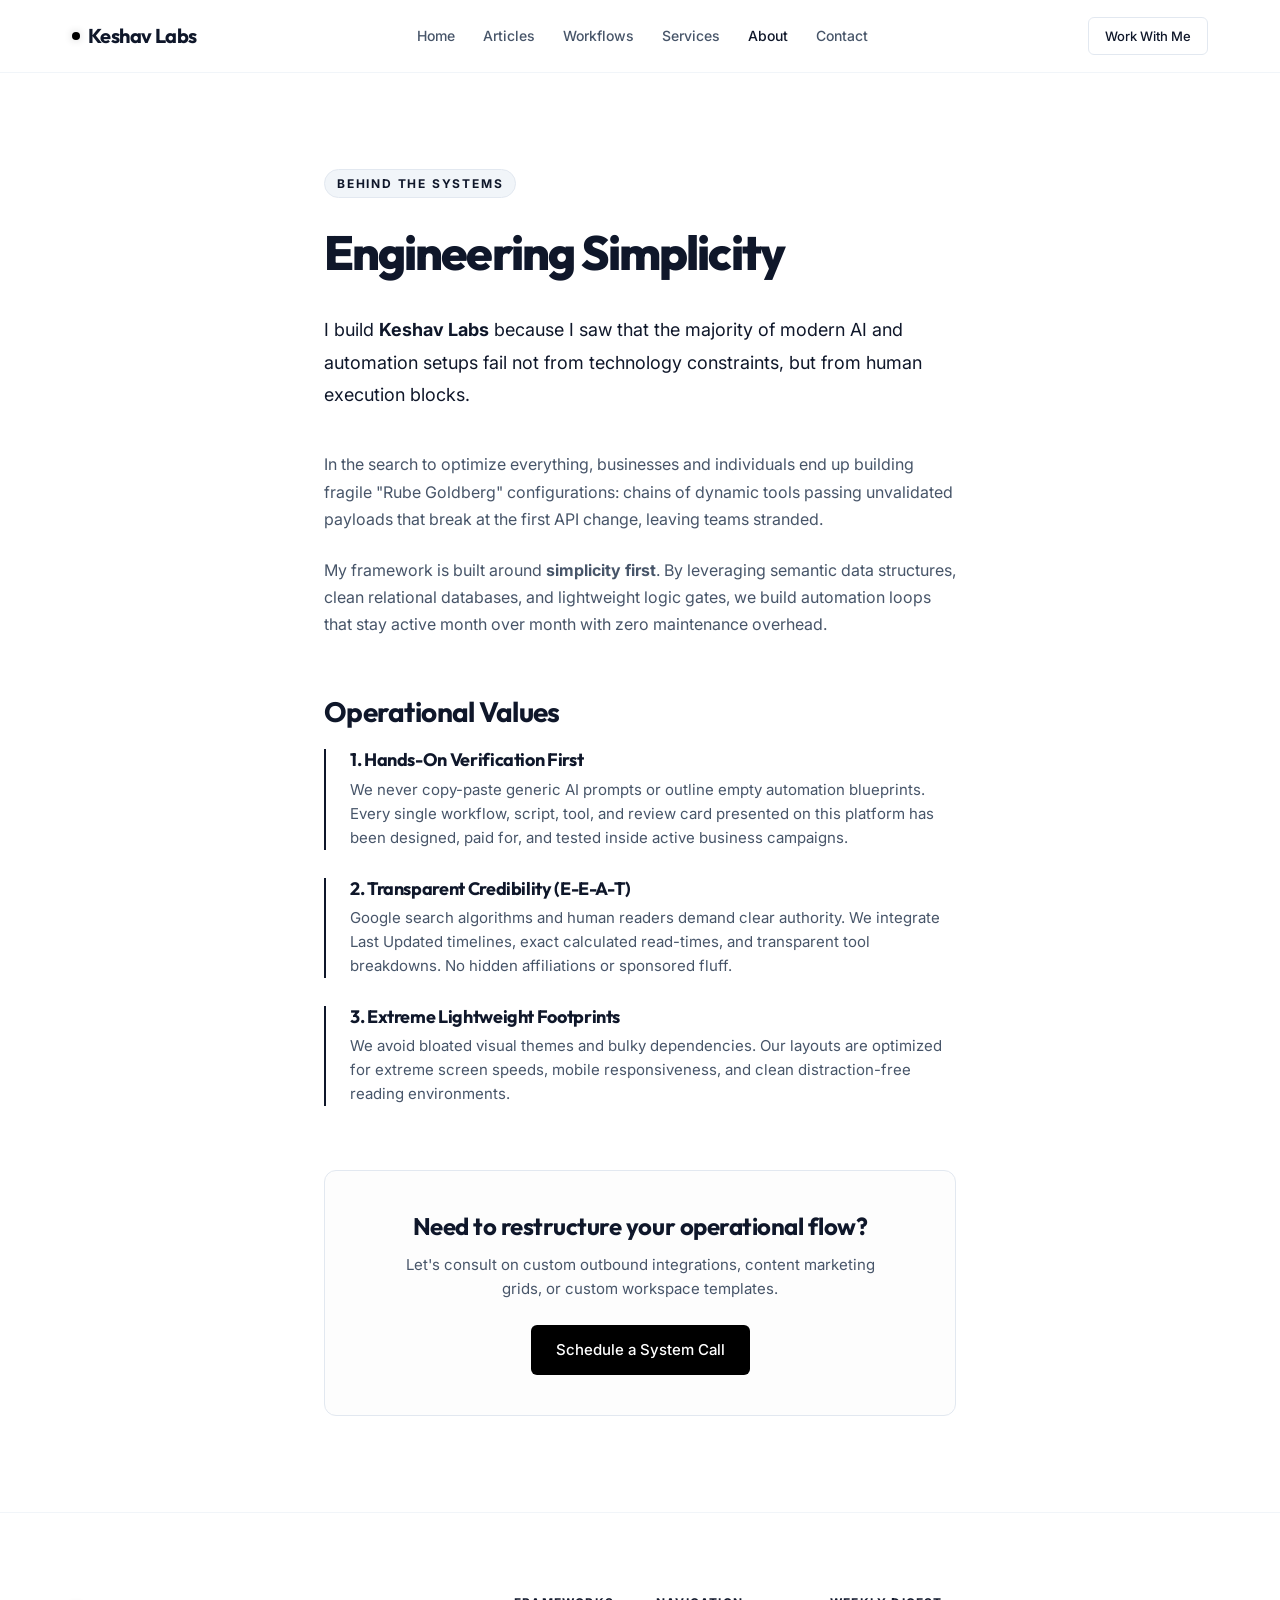
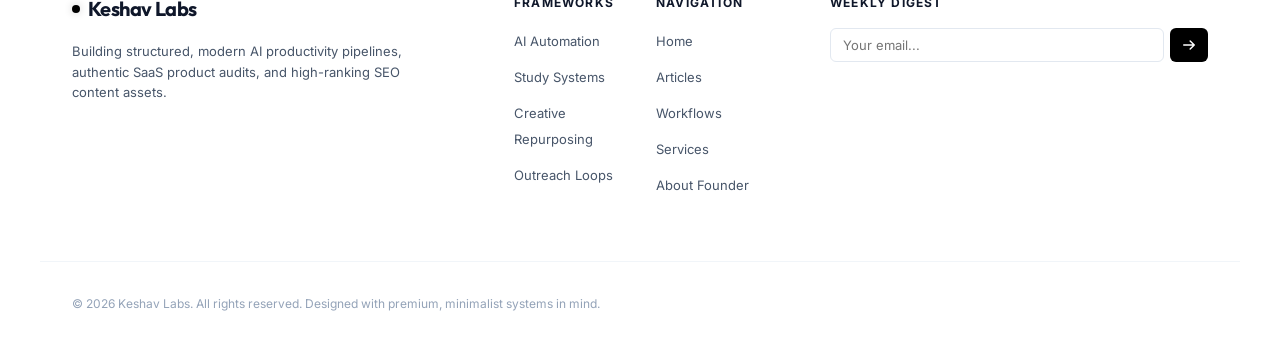
<file: about.html>
<!DOCTYPE html>
<html lang="en">
<head>
  <meta charset="UTF-8">
  <meta name="viewport" content="width=device-width, initial-scale=1.0">
  
  <title>About Founder | Keshav Labs</title>
  <meta name="description" content="Discover the operational mindset, systems credentials, and human-first automation methodologies guiding Keshav Labs.">
  
  <!-- Fonts -->
  <link rel="preconnect" href="https://fonts.googleapis.com">
  <link rel="preconnect" href="https://fonts.gstatic.com" crossorigin>
  <link href="https://fonts.googleapis.com/css2?family=Inter:wght@300;400;500;600;700&family=Outfit:wght@400;500;600;700;800&display=swap" rel="stylesheet">
  
  <link rel="stylesheet" href="style.css">
</head>
<body>

  <!-- HEADER -->
  <header class="header">
    <div class="scroll-progress-container">
      <div class="scroll-progress-bar"></div>
    </div>
    <div class="container nav-container">
      <a href="index.html" class="logo-link">
        <span class="logo-dot"></span>
        <span>Keshav Labs</span>
      </a>
      <nav>
        <ul class="nav-menu">
          <li><a href="index.html" class="nav-link">Home</a></li>
          <li><a href="articles.html" class="nav-link">Articles</a></li>
          <li><a href="workflows.html" class="nav-link">Workflows</a></li>
          <li><a href="services.html" class="nav-link">Services</a></li>
          <li><a href="about.html" class="nav-link active">About</a></li>
          <li><a href="contact.html" class="nav-link">Contact</a></li>
        </ul>
      </nav>
      <div class="nav-actions">
        <a href="contact.html" class="btn btn-secondary" style="padding: 0.5rem 1rem; font-size: 0.8125rem;">Work With Me</a>
      </div>
    </div>
  </header>

  <!-- MAIN ABOUT CONTENT -->
  <main style="padding: 6rem 0;">
    <div class="container-readable">
      <span class="section-tag" style="margin-bottom: 1.5rem;">Behind The Systems</span>
      <h1 style="font-family: var(--font-heading); font-size: 3rem; font-weight: 800; color: var(--text-primary); margin-bottom: 2rem; letter-spacing: -0.04em;">Engineering Simplicity</h1>
      
      <div style="font-size: 1.125rem; line-height: 1.8; color: var(--text-primary); margin-bottom: 2.5rem;">
        <p>I build <strong>Keshav Labs</strong> because I saw that the majority of modern AI and automation setups fail not from technology constraints, but from human execution blocks.</p>
      </div>

      <p class="about-p">In the search to optimize everything, businesses and individuals end up building fragile "Rube Goldberg" configurations: chains of dynamic tools passing unvalidated payloads that break at the first API change, leaving teams stranded.</p>
      
      <p class="about-p">My framework is built around <strong>simplicity first</strong>. By leveraging semantic data structures, clean relational databases, and lightweight logic gates, we build automation loops that stay active month over month with zero maintenance overhead.</p>

      <h2 style="font-family: var(--font-heading); font-size: 1.75rem; font-weight: 700; color: var(--text-primary); margin-top: 3.5rem; margin-bottom: 1.25rem;">Operational Values</h2>
      
      <div style="display: flex; flex-direction: column; gap: 1.75rem; margin-bottom: 3.5rem;">
        <div style="border-left: 2px solid var(--text-primary); padding-left: 1.5rem;">
          <h4 style="font-family:var(--font-heading); font-size:1.125rem; font-weight:700; color:var(--text-primary); margin-bottom:0.35rem;">1. Hands-On Verification First</h4>
          <p style="color:var(--text-secondary); font-size:0.9375rem; line-height:1.6;">We never copy-paste generic AI prompts or outline empty automation blueprints. Every single workflow, script, tool, and review card presented on this platform has been designed, paid for, and tested inside active business campaigns.</p>
        </div>
        <div style="border-left: 2px solid var(--text-primary); padding-left: 1.5rem;">
          <h4 style="font-family:var(--font-heading); font-size:1.125rem; font-weight:700; color:var(--text-primary); margin-bottom:0.35rem;">2. Transparent Credibility (E-E-A-T)</h4>
          <p style="color:var(--text-secondary); font-size:0.9375rem; line-height:1.6;">Google search algorithms and human readers demand clear authority. We integrate Last Updated timelines, exact calculated read-times, and transparent tool breakdowns. No hidden affiliations or sponsored fluff.</p>
        </div>
        <div style="border-left: 2px solid var(--text-primary); padding-left: 1.5rem;">
          <h4 style="font-family:var(--font-heading); font-size:1.125rem; font-weight:700; color:var(--text-primary); margin-bottom:0.35rem;">3. Extreme Lightweight Footprints</h4>
          <p style="color:var(--text-secondary); font-size:0.9375rem; line-height:1.6;">We avoid bloated visual themes and bulky dependencies. Our layouts are optimized for extreme screen speeds, mobile responsiveness, and clean distraction-free reading environments.</p>
        </div>
      </div>

      <div style="background:var(--bg-secondary); border:1px solid var(--border-medium); padding:2.5rem; border-radius:12px; margin-top:4rem; text-align:center;">
        <h3 style="font-family:var(--font-heading); font-size:1.5rem; font-weight:700; color:var(--text-primary); margin-bottom:0.75rem;">Need to restructure your operational flow?</h3>
        <p style="color:var(--text-secondary); font-size:0.9375rem; max-width:480px; margin:0 auto 1.5rem auto;">Let's consult on custom outbound integrations, content marketing grids, or custom workspace templates.</p>
        <a href="contact.html" class="btn btn-primary">Schedule a System Call</a>
      </div>
    </div>
  </main>

  <!-- FOOTER -->
  <footer class="footer">
    <div class="container footer-top">
      <div class="footer-brand">
        <a href="index.html" class="logo-link">
          <span class="logo-dot"></span>
          <span>Keshav Labs</span>
        </a>
        <p class="footer-brand-desc">Building structured, modern AI productivity pipelines, authentic SaaS product audits, and high-ranking SEO content assets.</p>
      </div>
      <div class="footer-nav">
        <div class="footer-column">
          <span class="footer-col-title">Frameworks</span>
          <ul class="footer-links">
            <li><a href="articles.html" class="footer-link">AI Automation</a></li>
            <li><a href="articles.html" class="footer-link">Study Systems</a></li>
            <li><a href="articles.html" class="footer-link">Creative Repurposing</a></li>
            <li><a href="articles.html" class="footer-link">Outreach Loops</a></li>
          </ul>
        </div>
        <div class="footer-column">
          <span class="footer-col-title">Navigation</span>
          <ul class="footer-links">
            <li><a href="index.html" class="footer-link">Home</a></li>
            <li><a href="articles.html" class="footer-link">Articles</a></li>
            <li><a href="workflows.html" class="footer-link">Workflows</a></li>
            <li><a href="services.html" class="footer-link">Services</a></li>
            <li><a href="about.html" class="footer-link">About Founder</a></li>
          </ul>
        </div>
      </div>
      <div class="footer-subscribe">
        <span class="footer-col-title">Weekly Digest</span>
        <form id="keshav-footer-newsletter" class="footer-sub-form">
          <input type="email" class="footer-sub-input" placeholder="Your email..." required>
          <button type="submit" class="footer-sub-btn">
            <svg xmlns="http://www.w3.org/2000/svg" fill="none" viewBox="0 0 24 24" stroke="currentColor" style="width: 14px; height: 14px; stroke-width: 2.5px;">
              <path stroke-linecap="round" stroke-linejoin="round" d="M14 5l7 7m0 0l-7 7m7-7H3" />
            </svg>
          </button>
        </form>
      </div>
    </div>
    <div class="container footer-bottom">
      <span class="footer-copyright">© 2026 Keshav Labs. All rights reserved. Designed with premium, minimalist systems in mind.</span>
    </div>
  </footer>

  <script src="app.js"></script>
</body>
</html>
</file>
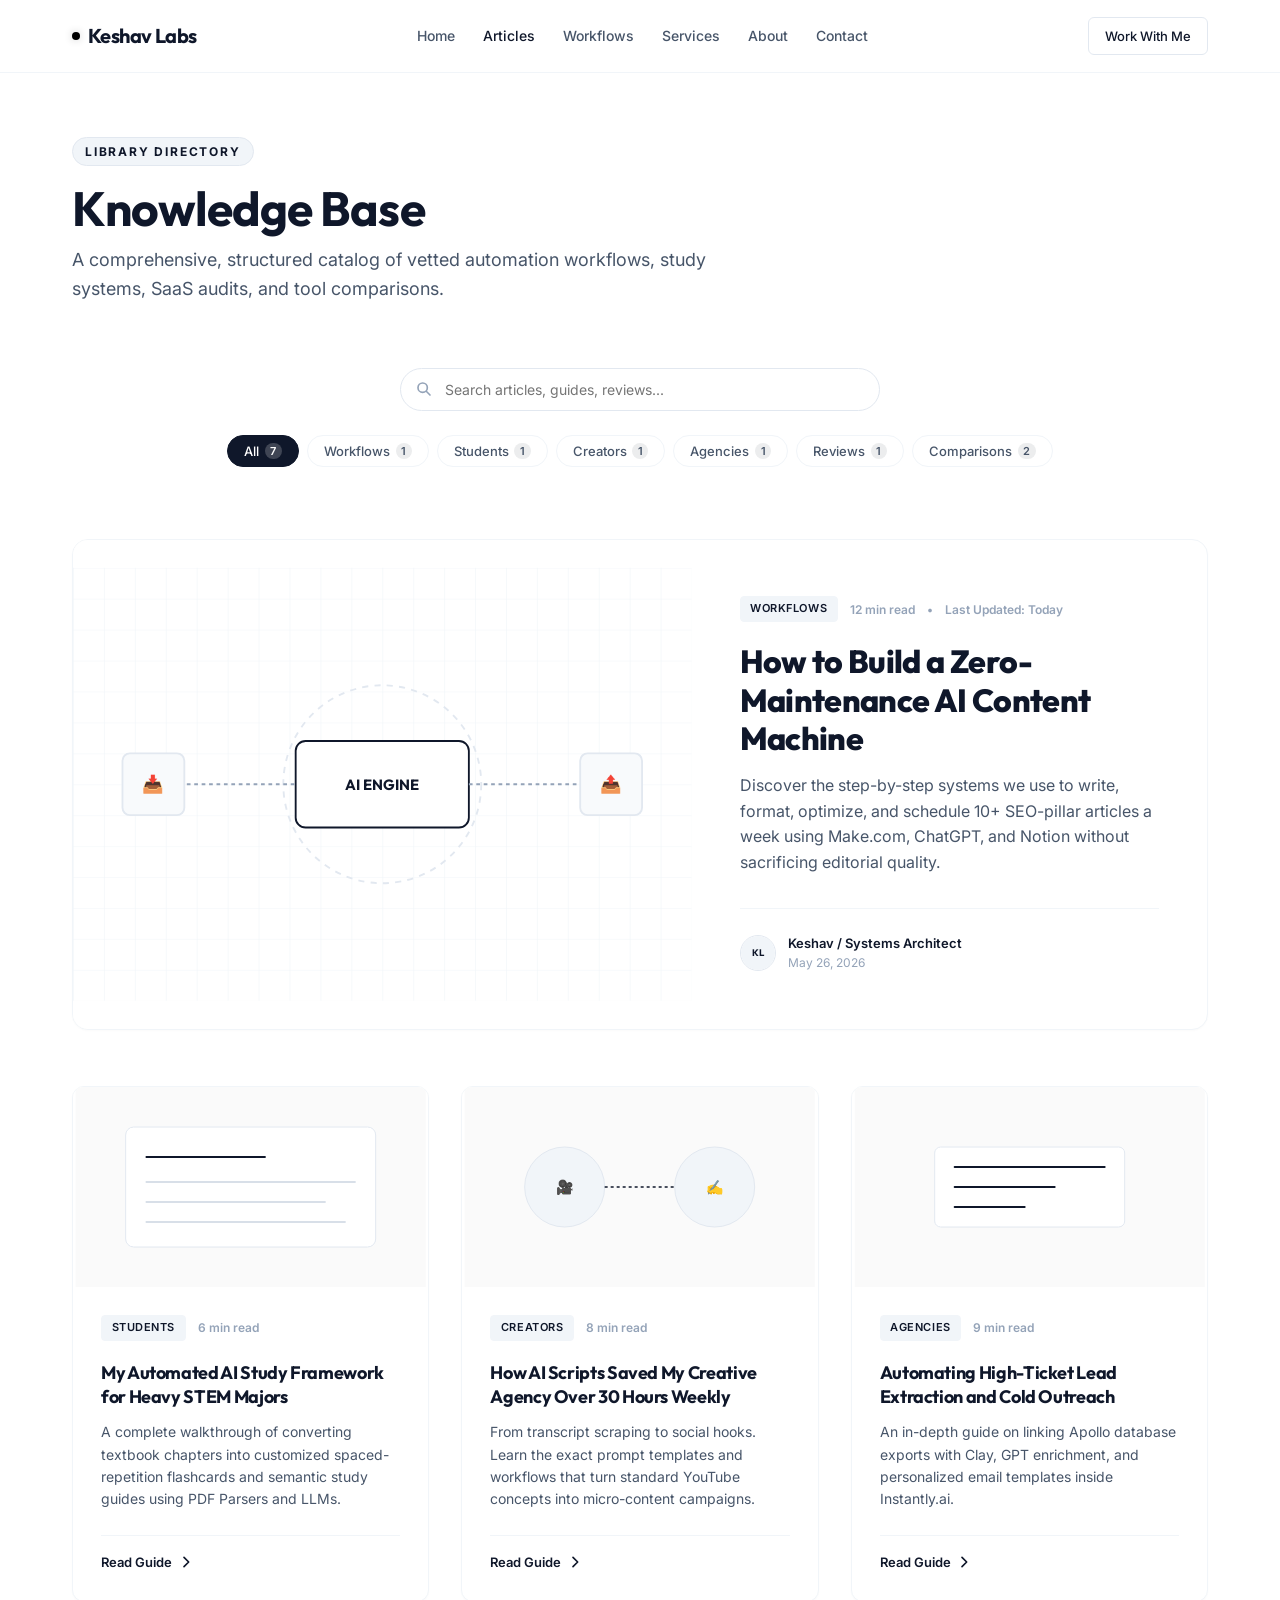
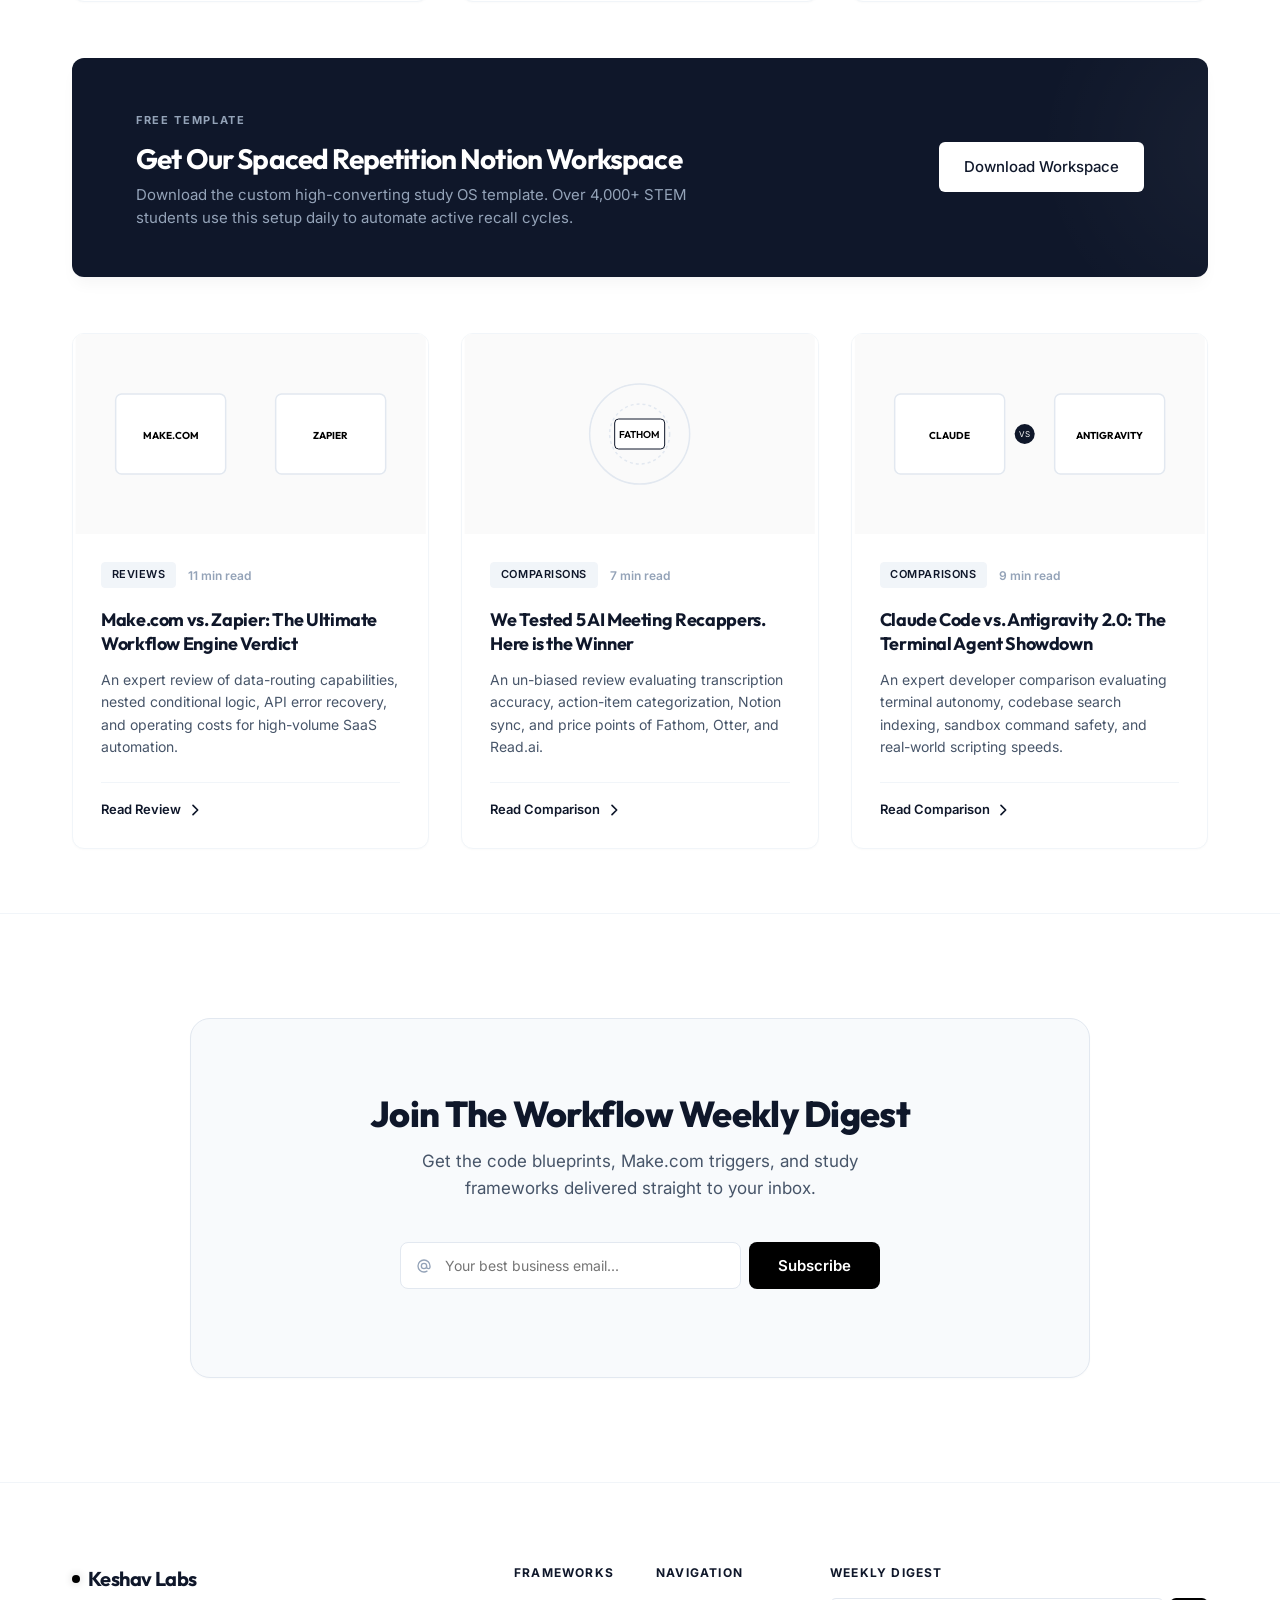
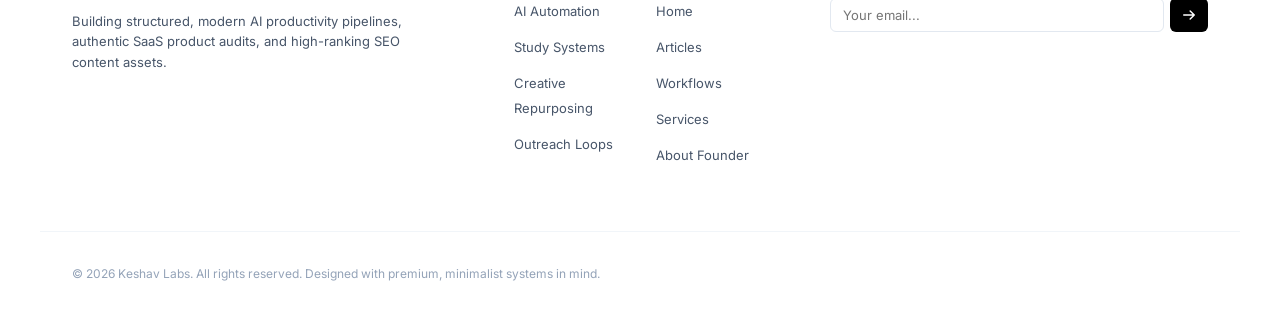
<file: articles.html>
<!DOCTYPE html>
<html lang="en">
<head>
  <meta charset="UTF-8">
  <meta name="viewport" content="width=device-width, initial-scale=1.0">
  
  <title>Articles & Guides | Keshav Labs AI Productivity Hub</title>
  <meta name="description" content="Explore our library of deep-dive tutorials, system audits, and verified automation guides designed for students, creators, and business networks.">
  
  <!-- Fonts Integration -->
  <link rel="preconnect" href="https://fonts.googleapis.com">
  <link rel="preconnect" href="https://fonts.gstatic.com" crossorigin>
  <link href="https://fonts.googleapis.com/css2?family=Inter:wght@300;400;500;600;700&family=Outfit:wght@400;500;600;700;800&display=swap" rel="stylesheet">
  
  <!-- Core Design Stylesheet -->
  <link rel="stylesheet" href="style.css">
</head>
<body>

  <!-- NAVIGATION HEADER -->
  <header class="header">
    <div class="scroll-progress-container">
      <div class="scroll-progress-bar"></div>
    </div>
    <div class="container nav-container">
      <a href="index.html" class="logo-link">
        <span class="logo-dot"></span>
        <span>Keshav Labs</span>
      </a>
      
      <nav>
        <ul class="nav-menu">
          <li><a href="index.html" class="nav-link">Home</a></li>
          <li><a href="articles.html" class="nav-link active">Articles</a></li>
          <li><a href="workflows.html" class="nav-link">Workflows</a></li>
          <li><a href="services.html" class="nav-link">Services</a></li>
          <li><a href="about.html" class="nav-link">About</a></li>
          <li><a href="contact.html" class="nav-link">Contact</a></li>
        </ul>
      </nav>

      <div class="nav-actions">
        <a href="contact.html" class="btn btn-secondary" style="padding: 0.5rem 1rem; font-size: 0.8125rem;">Work With Me</a>
        <button class="mobile-nav-toggle" aria-label="Toggle Navigation">
          <svg xmlns="http://www.w3.org/2000/svg" fill="none" viewBox="0 0 24 24" stroke="currentColor" style="width: 24px; height: 24px; stroke-width: 2px;">
            <path stroke-linecap="round" stroke-linejoin="round" d="M4 6h16M4 12h16M4 18h16" />
          </svg>
        </button>
      </div>
    </div>
  </header>

  <!-- MAIN ARTICLES AREA -->
  <main style="padding: 4rem 0;">
    <div class="container">
      <div class="section-title-wrapper" style="text-align: left; margin-bottom: 4rem;">
        <span class="section-tag">Library Directory</span>
        <h1 class="section-title" style="font-size: 3rem; margin-bottom: 0.5rem;">Knowledge Base</h1>
        <p class="section-subtitle" style="margin: 0; max-width: 650px;">A comprehensive, structured catalog of vetted automation workflows, study systems, SaaS audits, and tool comparisons.</p>
      </div>

      <!-- Live Filters and Real-Time Search -->
      <div class="blog-controls" style="margin-bottom: 4.5rem;">
        <div class="search-wrapper">
          <svg class="search-icon" xmlns="http://www.w3.org/2000/svg" fill="none" viewBox="0 0 24 24" stroke="currentColor">
            <path stroke-linecap="round" stroke-linejoin="round" stroke-width="2.5" d="M21 21l-6-6m2-5a7 7 0 11-14 0 7 7 0 0114 0z" />
          </svg>
          <input type="text" class="search-input" placeholder="Search articles, guides, reviews...">
        </div>

        <div class="blog-filters">
          <button class="filter-btn active" data-filter="all">All <span class="filter-count">0</span></button>
          <button class="filter-btn" data-filter="workflows">Workflows <span class="filter-count">0</span></button>
          <button class="filter-btn" data-filter="students">Students <span class="filter-count">0</span></button>
          <button class="filter-btn" data-filter="creators">Creators <span class="filter-count">0</span></button>
          <button class="filter-btn" data-filter="agencies">Agencies <span class="filter-count">0</span></button>
          <button class="filter-btn" data-filter="reviews">Reviews <span class="filter-count">0</span></button>
          <button class="filter-btn" data-filter="comparisons">Comparisons <span class="filter-count">0</span></button>
        </div>
      </div>

      <!-- Spotlight Cornerstone Article -->
      <div class="cornerstone-post" data-category="workflows" onclick="window.location.href='post-zero-maintenance-ai.html';">
        <div class="cornerstone-image-wrapper">
          <svg viewBox="0 0 500 350" style="background:#ffffff; width:100%; height:100%;">
            <defs>
              <pattern id="grid-art" width="25" height="25" patternUnits="userSpaceOnUse">
                <path d="M 25 0 L 0 0 0 25" fill="none" stroke="#f1f5f9" stroke-width="1"/>
              </pattern>
            </defs>
            <rect width="100%" height="100%" fill="url(#grid-art)" />
            <circle cx="250" cy="175" r="80" fill="none" stroke="#e2e8f0" stroke-dasharray="5 5" stroke-width="1.5"/>
            <rect x="180" y="140" width="140" height="70" rx="8" fill="#ffffff" stroke="#0f172a" stroke-width="1.5"/>
            <text x="250" y="180" font-family="'Outfit', sans-serif" font-size="12" font-weight="700" fill="#0f172a" text-anchor="middle">AI ENGINE</text>
            <line x1="80" y1="175" x2="180" y2="175" stroke="#94a3b8" stroke-dasharray="3 3" stroke-width="1.5"/>
            <line x1="320" y1="175" x2="420" y2="175" stroke="#94a3b8" stroke-dasharray="3 3" stroke-width="1.5"/>
            <rect x="40" y="150" width="50" height="50" rx="6" fill="#f8fafc" stroke="#e2e8f0" stroke-width="1.5"/>
            <text x="65" y="180" font-size="14" text-anchor="middle">📥</text>
            <rect x="410" y="150" width="50" height="50" rx="6" fill="#f8fafc" stroke="#e2e8f0" stroke-width="1.5"/>
            <text x="435" y="180" font-size="14" text-anchor="middle">📤</text>
          </svg>
        </div>
        <div class="cornerstone-content">
          <div class="post-meta-line">
            <span class="post-cat-badge">Workflows</span>
            <span>12 min read</span>
            <span>•</span>
            <span>Last Updated: Today</span>
          </div>
          <h3 class="cornerstone-title">How to Build a Zero-Maintenance AI Content Machine</h3>
          <p class="cornerstone-excerpt">Discover the step-by-step systems we use to write, format, optimize, and schedule 10+ SEO-pillar articles a week using Make.com, ChatGPT, and Notion without sacrificing editorial quality.</p>
          <div class="author-block">
            <svg class="author-avatar" viewBox="0 0 100 100">
              <circle cx="50" cy="50" r="50" fill="#f1f5f9"/>
              <text x="50" y="58" font-family="'Outfit', sans-serif" font-size="28" font-weight="700" fill="#0f172a" text-anchor="middle">KL</text>
            </svg>
            <div class="author-info">
              <span class="author-name">Keshav / Systems Architect</span>
              <span class="post-date">May 26, 2026</span>
            </div>
          </div>
        </div>
      </div>

      <!-- Articles Grid -->
      <div class="blog-grid">
        <!-- Post 1 (Students) -->
        <div class="blog-card" data-category="students" onclick="window.location.href='post-stem-study-framework.html';">
          <div class="blog-image-wrapper">
            <svg viewBox="0 0 350 200" style="background:#ffffff; width:100%; height:100%;">
              <rect width="100%" height="100%" fill="#fafafa"/>
              <rect x="50" y="40" width="250" height="120" rx="8" fill="#ffffff" stroke="#e2e8f0" stroke-width="1"/>
              <line x1="70" y1="70" x2="190" y2="70" stroke="#0f172a" stroke-width="2"/>
              <line x1="70" y1="95" x2="280" y2="95" stroke="#cbd5e1" stroke-width="1.5"/>
              <line x1="70" y1="115" x2="250" y2="115" stroke="#cbd5e1" stroke-width="1.5"/>
              <line x1="70" y1="135" x2="270" y2="135" stroke="#cbd5e1" stroke-width="1.5"/>
            </svg>
          </div>
          <div class="blog-content">
            <div class="post-meta-line">
              <span class="post-cat-badge">Students</span>
              <span>6 min read</span>
            </div>
            <h4 class="blog-title">My Automated AI Study Framework for Heavy STEM Majors</h4>
            <p class="blog-excerpt">A complete walkthrough of converting textbook chapters into customized spaced-repetition flashcards and semantic study guides using PDF Parsers and LLMs.</p>
            <span class="blog-btn">
              Read Guide
              <svg class="btn-icon" xmlns="http://www.w3.org/2000/svg" fill="none" viewBox="0 0 24 24" stroke="currentColor">
                <path stroke-linecap="round" stroke-linejoin="round" stroke-width="2.5" d="M9 5l7 7-7 7" />
              </svg>
            </span>
          </div>
        </div>

        <!-- Post 2 (Creators) -->
        <div class="blog-card" data-category="creators">
          <div class="blog-image-wrapper">
            <svg viewBox="0 0 350 200" style="background:#ffffff; width:100%; height:100%;">
              <rect width="100%" height="100%" fill="#fafafa"/>
              <circle cx="100" cy="100" r="40" fill="#f1f5f9" stroke="#e2e8f0" stroke-width="1"/>
              <circle cx="250" cy="100" r="40" fill="#f1f5f9" stroke="#e2e8f0" stroke-width="1"/>
              <line x1="140" y1="100" x2="210" y2="100" stroke="#0f172a" stroke-dasharray="3 3" stroke-width="1.5"/>
              <text x="100" y="105" font-size="14" text-anchor="middle">🎥</text>
              <text x="250" y="105" font-size="14" text-anchor="middle">✍️</text>
            </svg>
          </div>
          <div class="blog-content">
            <div class="post-meta-line">
              <span class="post-cat-badge">Creators</span>
              <span>8 min read</span>
            </div>
            <h4 class="blog-title">How AI Scripts Saved My Creative Agency Over 30 Hours Weekly</h4>
            <p class="blog-excerpt">From transcript scraping to social hooks. Learn the exact prompt templates and workflows that turn standard YouTube concepts into micro-content campaigns.</p>
            <span class="blog-btn">
              Read Guide
              <svg class="btn-icon" xmlns="http://www.w3.org/2000/svg" fill="none" viewBox="0 0 24 24" stroke="currentColor">
                <path stroke-linecap="round" stroke-linejoin="round" stroke-width="2.5" d="M9 5l7 7-7 7" />
              </svg>
            </span>
          </div>
        </div>

        <!-- Post 3 (Agencies) -->
        <div class="blog-card" data-category="agencies">
          <div class="blog-image-wrapper">
            <svg viewBox="0 0 350 200" style="background:#ffffff; width:100%; height:100%;">
              <rect width="100%" height="100%" fill="#fafafa"/>
              <rect x="80" y="60" width="190" height="80" rx="6" fill="#ffffff" stroke="#e2e8f0" stroke-width="1"/>
              <path d="M100 80h150M100 100h100M100 120h70" stroke="#0f172a" stroke-width="2" stroke-linecap="round"/>
            </svg>
          </div>
          <div class="blog-content">
            <div class="post-meta-line">
              <span class="post-cat-badge">Agencies</span>
              <span>9 min read</span>
            </div>
            <h4 class="blog-title">Automating High-Ticket Lead Extraction and Cold Outreach</h4>
            <p class="blog-excerpt">An in-depth guide on linking Apollo database exports with Clay, GPT enrichment, and personalized email templates inside Instantly.ai.</p>
            <span class="blog-btn">
              Read Guide
              <svg class="btn-icon" xmlns="http://www.w3.org/2000/svg" fill="none" viewBox="0 0 24 24" stroke="currentColor">
                <path stroke-linecap="round" stroke-linejoin="round" stroke-width="2.5" d="M9 5l7 7-7 7" />
              </svg>
            </span>
          </div>
        </div>

        <!-- In-Feed Premium Lead Magnet Banner -->
        <div class="infeed-cta">
          <div class="infeed-info">
            <span class="infeed-tag">Free Template</span>
            <h4 class="infeed-title">Get Our Spaced Repetition Notion Workspace</h4>
            <p class="infeed-desc">Download the custom high-converting study OS template. Over 4,000+ STEM students use this setup daily to automate active recall cycles.</p>
          </div>
          <a href="index.html#newsletter" class="btn infeed-btn">Download Workspace</a>
        </div>

        <!-- Post 4 (Reviews) -->
        <div class="blog-card" data-category="reviews">
          <div class="blog-image-wrapper">
            <svg viewBox="0 0 350 200" style="background:#ffffff; width:100%; height:100%;">
              <rect width="100%" height="100%" fill="#fafafa"/>
              <rect x="40" y="60" width="110" height="80" rx="6" fill="#ffffff" stroke="#e2e8f0" stroke-width="1.5"/>
              <rect x="200" y="60" width="110" height="80" rx="6" fill="#ffffff" stroke="#e2e8f0" stroke-width="1.5"/>
              <text x="95" y="105" font-family="'Outfit', sans-serif" font-size="10" font-weight="700" text-anchor="middle">MAKE.COM</text>
              <text x="255" y="105" font-family="'Outfit', sans-serif" font-size="10" font-weight="700" text-anchor="middle">ZAPIER</text>
            </svg>
          </div>
          <div class="blog-content">
            <div class="post-meta-line">
              <span class="post-cat-badge">Reviews</span>
              <span>11 min read</span>
            </div>
            <h4 class="blog-title">Make.com vs. Zapier: The Ultimate Workflow Engine Verdict</h4>
            <p class="blog-excerpt">An expert review of data-routing capabilities, nested conditional logic, API error recovery, and operating costs for high-volume SaaS automation.</p>
            <span class="blog-btn">
              Read Review
              <svg class="btn-icon" xmlns="http://www.w3.org/2000/svg" fill="none" viewBox="0 0 24 24" stroke="currentColor">
                <path stroke-linecap="round" stroke-linejoin="round" stroke-width="2.5" d="M9 5l7 7-7 7" />
              </svg>
            </span>
          </div>
        </div>

        <!-- Post 5 (Comparisons) -->
        <div class="blog-card" data-category="comparisons">
          <div class="blog-image-wrapper">
            <svg viewBox="0 0 350 200" style="background:#ffffff; width:100%; height:100%;">
              <rect width="100%" height="100%" fill="#fafafa"/>
              <circle cx="175" cy="100" r="50" fill="none" stroke="#e2e8f0" stroke-width="1.5"/>
              <circle cx="175" cy="100" r="30" fill="none" stroke="#e2e8f0" stroke-dasharray="3 3" stroke-width="1.5"/>
              <rect x="150" y="85" width="50" height="30" rx="4" fill="#ffffff" stroke="#0f172a" stroke-width="1"/>
              <text x="175" y="104" font-family="'Outfit', sans-serif" font-size="10" font-weight="600" text-anchor="middle">FATHOM</text>
            </svg>
          </div>
          <div class="blog-content">
            <div class="post-meta-line">
              <span class="post-cat-badge">Comparisons</span>
              <span>7 min read</span>
            </div>
            <h4 class="blog-title">We Tested 5 AI Meeting Recappers. Here is the Winner</h4>
            <p class="blog-excerpt">An un-biased review evaluating transcription accuracy, action-item categorization, Notion sync, and price points of Fathom, Otter, and Read.ai.</p>
            <span class="blog-btn">
              Read Comparison
              <svg class="btn-icon" xmlns="http://www.w3.org/2000/svg" fill="none" viewBox="0 0 24 24" stroke="currentColor">
                <path stroke-linecap="round" stroke-linejoin="round" stroke-width="2.5" d="M9 5l7 7-7 7" />
              </svg>
            </span>
          </div>
        </div>

        <!-- Post 6 (Comparisons) -->
        <div class="blog-card" data-category="comparisons" onclick="window.location.href='post-claude-code-vs-antigravity.html';">
          <div class="blog-image-wrapper">
            <svg viewBox="0 0 350 200" style="background:#ffffff; width:100%; height:100%;">
              <rect width="100%" height="100%" fill="#fafafa"/>
              <rect x="40" y="60" width="110" height="80" rx="6" fill="#ffffff" stroke="#e2e8f0" stroke-width="1.5"/>
              <rect x="200" y="60" width="110" height="80" rx="6" fill="#ffffff" stroke="#e2e8f0" stroke-width="1.5"/>
              <text x="95" y="105" font-family="'Outfit', sans-serif" font-size="10" font-weight="700" text-anchor="middle">CLAUDE</text>
              <text x="255" y="105" font-family="'Outfit', sans-serif" font-size="10" font-weight="700" text-anchor="middle">ANTIGRAVITY</text>
              <circle cx="170" cy="100" r="10" fill="#0f172a"/>
              <text x="170" y="103" font-size="8" fill="#ffffff" text-anchor="middle">VS</text>
            </svg>
          </div>
          <div class="blog-content">
            <div class="post-meta-line">
              <span class="post-cat-badge">Comparisons</span>
              <span>9 min read</span>
            </div>
            <h4 class="blog-title">Claude Code vs. Antigravity 2.0: The Terminal Agent Showdown</h4>
            <p class="blog-excerpt">An expert developer comparison evaluating terminal autonomy, codebase search indexing, sandbox command safety, and real-world scripting speeds.</p>
            <span class="blog-btn">
              Read Comparison
              <svg class="btn-icon" xmlns="http://www.w3.org/2000/svg" fill="none" viewBox="0 0 24 24" stroke="currentColor">
                <path stroke-linecap="round" stroke-linejoin="round" stroke-width="2.5" d="M9 5l7 7-7 7" />
              </svg>
            </span>
          </div>
        </div>
      </div>
    </div>
  </main>

  <!-- NEWSLETTER FOOTER SECTION -->
  <section class="newsletter-section" style="border-top:1px solid var(--border-light)">
    <div class="container">
      <div class="newsletter-box">
        <h2 class="newsletter-title">Join The Workflow Weekly Digest</h2>
        <p class="newsletter-subtitle">Get the code blueprints, Make.com triggers, and study frameworks delivered straight to your inbox.</p>
        <form id="keshav-newsletter-form" class="newsletter-form">
          <div class="newsletter-input-wrapper">
            <svg class="newsletter-email-icon" xmlns="http://www.w3.org/2000/svg" fill="none" viewBox="0 0 24 24" stroke="currentColor">
              <path stroke-linecap="round" stroke-linejoin="round" stroke-width="2" d="M16 12a4 4 0 10-8 0 4 4 0 008 0zm0 0v1.5a2.5 2.5 0 005 0V12a9 9 0 10-9 9m4.5-1.206a8.959 8.959 0 01-4.5 1.207" />
            </svg>
            <input type="email" class="newsletter-input" placeholder="Your best business email..." required>
          </div>
          <button type="submit" class="btn newsletter-btn">Subscribe</button>
        </form>
      </div>
    </div>
  </section>

  <!-- UNIFIED FOOTER -->
  <footer class="footer">
    <div class="container footer-top">
      <div class="footer-brand">
        <a href="index.html" class="logo-link">
          <span class="logo-dot"></span>
          <span>Keshav Labs</span>
        </a>
        <p class="footer-brand-desc">Building structured, modern AI productivity pipelines, authentic SaaS product audits, and high-ranking SEO content assets.</p>
      </div>
      
      <div class="footer-nav">
        <div class="footer-column">
          <span class="footer-col-title">Frameworks</span>
          <ul class="footer-links">
            <li><a href="articles.html" class="footer-link">AI Automation</a></li>
            <li><a href="articles.html" class="footer-link">Study Systems</a></li>
            <li><a href="articles.html" class="footer-link">Creative Repurposing</a></li>
            <li><a href="articles.html" class="footer-link">Outreach Loops</a></li>
          </ul>
        </div>
        <div class="footer-column">
          <span class="footer-col-title">Navigation</span>
          <ul class="footer-links">
            <li><a href="index.html" class="footer-link">Home</a></li>
            <li><a href="articles.html" class="footer-link">Articles</a></li>
            <li><a href="workflows.html" class="footer-link">Workflows</a></li>
            <li><a href="services.html" class="footer-link">Services</a></li>
            <li><a href="about.html" class="footer-link">About Founder</a></li>
          </ul>
        </div>
      </div>
      
      <div class="footer-subscribe">
        <span class="footer-col-title">Weekly Digest</span>
        <form id="keshav-footer-newsletter" class="footer-sub-form">
          <input type="email" class="footer-sub-input" placeholder="Your email..." required>
          <button type="submit" class="footer-sub-btn">
            <svg xmlns="http://www.w3.org/2000/svg" fill="none" viewBox="0 0 24 24" stroke="currentColor" style="width: 14px; height: 14px; stroke-width: 2.5px;">
              <path stroke-linecap="round" stroke-linejoin="round" d="M14 5l7 7m0 0l-7 7m7-7H3" />
            </svg>
          </button>
        </form>
      </div>
    </div>
    <div class="container footer-bottom">
      <span class="footer-copyright">© 2026 Keshav Labs. All rights reserved. Designed with premium, minimalist systems in mind.</span>
    </div>
  </footer>

  <!-- Scripts -->
  <script src="app.js"></script>
</body>
</html>
</file>
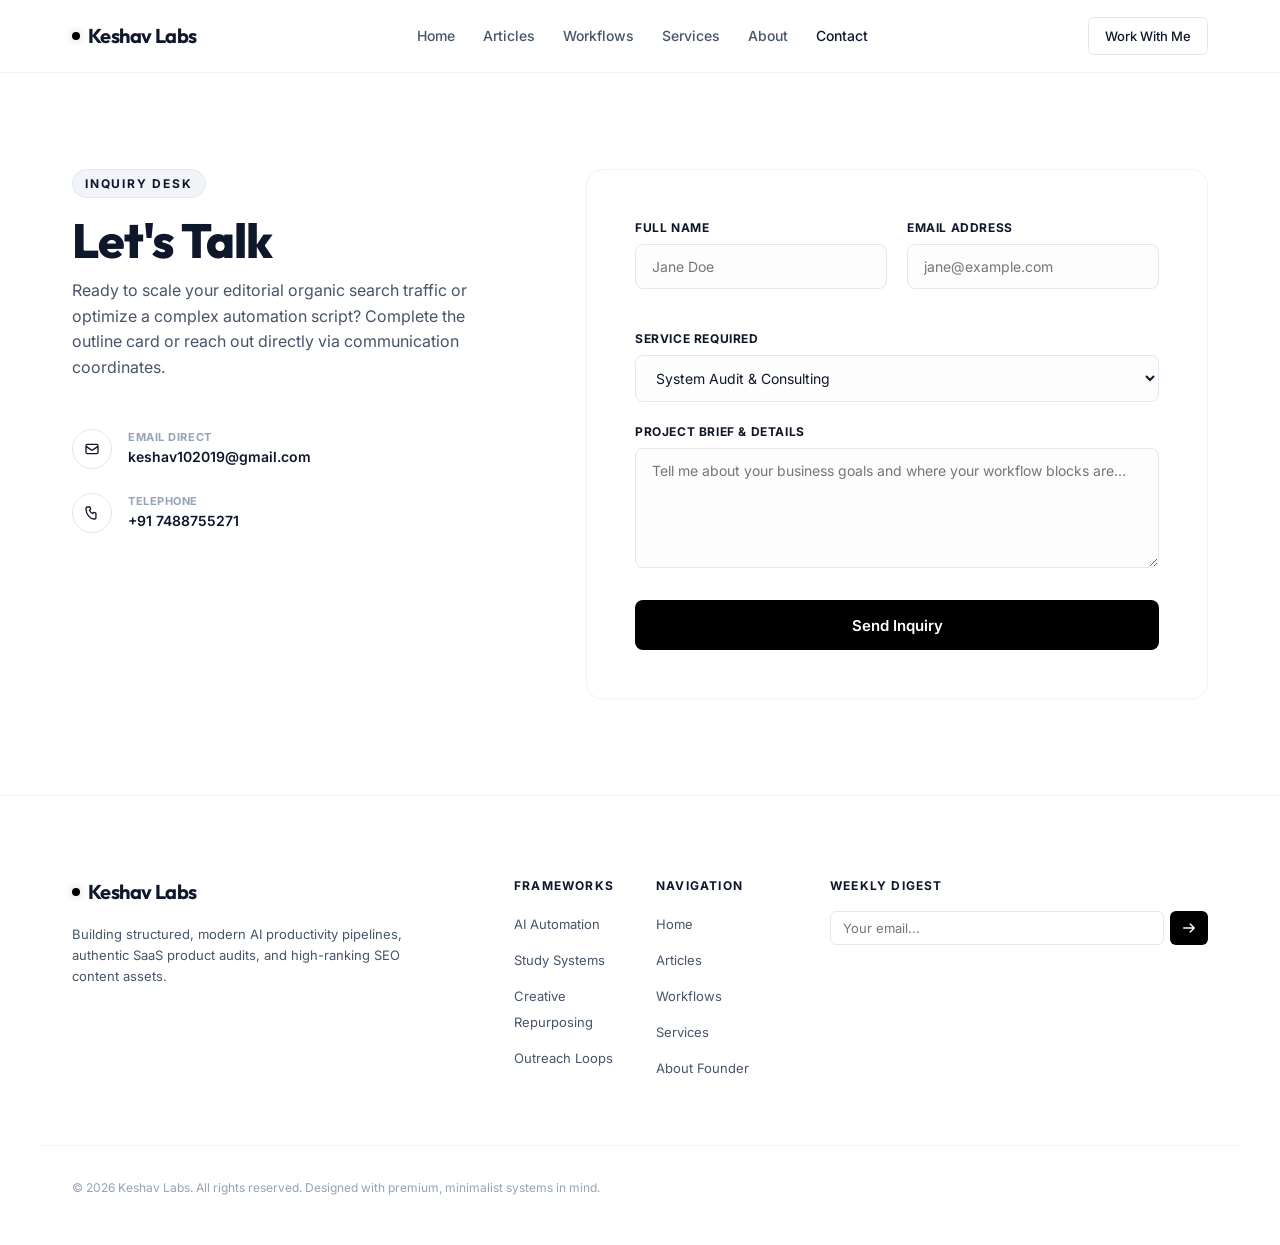
<file: contact.html>
<!DOCTYPE html>
<html lang="en">
<head>
  <meta charset="UTF-8">
  <meta name="viewport" content="width=device-width, initial-scale=1.0">
  
  <title>Let's Talk | Keshav Labs Systems Inquiry</title>
  <meta name="description" content="Reach out to Keshav Labs directly for high-ranking SEO content assets, customized automation blueprints, or digital productivity audits.">
  
  <!-- Fonts -->
  <link rel="preconnect" href="https://fonts.googleapis.com">
  <link rel="preconnect" href="https://fonts.gstatic.com" crossorigin>
  <link href="https://fonts.googleapis.com/css2?family=Inter:wght@300;400;500;600;700&family=Outfit:wght@400;500;600;700;800&display=swap" rel="stylesheet">
  
  <link rel="stylesheet" href="style.css">
</head>
<body>

  <!-- HEADER -->
  <header class="header">
    <div class="scroll-progress-container">
      <div class="scroll-progress-bar"></div>
    </div>
    <div class="container nav-container">
      <a href="index.html" class="logo-link">
        <span class="logo-dot"></span>
        <span>Keshav Labs</span>
      </a>
      <nav>
        <ul class="nav-menu">
          <li><a href="index.html" class="nav-link">Home</a></li>
          <li><a href="articles.html" class="nav-link">Articles</a></li>
          <li><a href="workflows.html" class="nav-link">Workflows</a></li>
          <li><a href="services.html" class="nav-link">Services</a></li>
          <li><a href="about.html" class="nav-link">About</a></li>
          <li><a href="contact.html" class="nav-link active">Contact</a></li>
        </ul>
      </nav>
      <div class="nav-actions">
        <a href="contact.html" class="btn btn-secondary" style="padding: 0.5rem 1rem; font-size: 0.8125rem;">Work With Me</a>
      </div>
    </div>
  </header>

  <!-- MAIN CONTACT TERMINAL -->
  <main style="padding: 6rem 0;">
    <div class="container contact-grid">
      <div class="contact-info-panel">
        <span class="section-tag" style="align-self: flex-start;">Inquiry Desk</span>
        <h1 class="contact-info-title" style="font-size: 3rem; margin-bottom: 0.5rem;">Let's Talk</h1>
        <p class="contact-info-desc">
          Ready to scale your editorial organic search traffic or optimize a complex automation script? Complete the outline card or reach out directly via communication coordinates.
        </p>

        <div class="contact-links-list">
          <div class="contact-link-item">
            <div class="contact-item-icon-box">
              <svg style="width:16px; height:16px" xmlns="http://www.w3.org/2000/svg" fill="none" viewBox="0 0 24 24" stroke="currentColor">
                <path stroke-linecap="round" stroke-linejoin="round" stroke-width="2" d="M3 8l7.89 5.26a2 2 0 002.22 0L21 8M5 19h14a2 2 0 002-2V7a2 2 0 00-2-2H5a2 2 0 00-2 2v10a2 2 0 002 2z" />
              </svg>
            </div>
            <div class="contact-item-details">
              <span class="contact-item-label">Email Direct</span>
              <a href="mailto:keshav102019@gmail.com" class="contact-item-value">keshav102019@gmail.com</a>
            </div>
          </div>

          <div class="contact-link-item">
            <div class="contact-item-icon-box">
              <svg style="width:16px; height:16px" xmlns="http://www.w3.org/2000/svg" fill="none" viewBox="0 0 24 24" stroke="currentColor">
                <path stroke-linecap="round" stroke-linejoin="round" stroke-width="2" d="M3 5a2 2 0 012-2h3.28a1 1 0 01.94.725l.548 2.2a1 1 0 01-.321.988l-1.305.98a10.582 10.582 0 004.872 4.872l.98-1.305a1 1 0 01.988-.321l2.2.548a1 1 0 01.725.94V19a2 2 0 01-2 2h-1C9.716 21 3 14.284 3 6V5z" />
              </svg>
            </div>
            <div class="contact-item-details">
              <span class="contact-item-label">Telephone</span>
              <a href="tel:7488755271" class="contact-item-value">+91 7488755271</a>
            </div>
          </div>
        </div>
      </div>

      <!-- Inquiries Form Card -->
      <div class="contact-form-card">
        <form id="keshav-contact-form">
          <div class="form-group-row">
            <div class="form-group">
              <label for="contact-name" class="form-label">Full Name</label>
              <input type="text" id="contact-name" class="form-control" placeholder="Jane Doe" required>
            </div>
            <div class="form-group">
              <label for="contact-email" class="form-label">Email Address</label>
              <input type="email" id="contact-email" class="form-control" placeholder="jane@example.com" required>
            </div>
          </div>

          <div class="form-group">
            <label for="service-interest" class="form-label">Service Required</label>
            <select id="service-interest" class="form-control">
              <option value="consulting">System Audit & Consulting</option>
              <option value="seo-writing">SEO Blog Content Writing</option>
              <option value="landing-copy">Landing Page Copywriting</option>
              <option value="email-marketing">Email Campaigns Setup</option>
              <option value="ghostwriting">Founder Ghostwriting</option>
            </select>
          </div>

          <div class="form-group">
            <label for="contact-message" class="form-label">Project Brief & Details</label>
            <textarea id="contact-message" class="form-control" placeholder="Tell me about your business goals and where your workflow blocks are..." required></textarea>
          </div>

          <button type="submit" class="btn btn-primary contact-submit-btn">Send Inquiry</button>
        </form>
      </div>
    </div>
  </main>

  <!-- FOOTER -->
  <footer class="footer">
    <div class="container footer-top">
      <div class="footer-brand">
        <a href="index.html" class="logo-link">
          <span class="logo-dot"></span>
          <span>Keshav Labs</span>
        </a>
        <p class="footer-brand-desc">Building structured, modern AI productivity pipelines, authentic SaaS product audits, and high-ranking SEO content assets.</p>
      </div>
      <div class="footer-nav">
        <div class="footer-column">
          <span class="footer-col-title">Frameworks</span>
          <ul class="footer-links">
            <li><a href="articles.html" class="footer-link">AI Automation</a></li>
            <li><a href="articles.html" class="footer-link">Study Systems</a></li>
            <li><a href="articles.html" class="footer-link">Creative Repurposing</a></li>
            <li><a href="articles.html" class="footer-link">Outreach Loops</a></li>
          </ul>
        </div>
        <div class="footer-column">
          <span class="footer-col-title">Navigation</span>
          <ul class="footer-links">
            <li><a href="index.html" class="footer-link">Home</a></li>
            <li><a href="articles.html" class="footer-link">Articles</a></li>
            <li><a href="workflows.html" class="footer-link">Workflows</a></li>
            <li><a href="services.html" class="footer-link">Services</a></li>
            <li><a href="about.html" class="footer-link">About Founder</a></li>
          </ul>
        </div>
      </div>
      <div class="footer-subscribe">
        <span class="footer-col-title">Weekly Digest</span>
        <form id="keshav-footer-newsletter" class="footer-sub-form">
          <input type="email" class="footer-sub-input" placeholder="Your email..." required>
          <button type="submit" class="footer-sub-btn">
            <svg xmlns="http://www.w3.org/2000/svg" fill="none" viewBox="0 0 24 24" stroke="currentColor" style="width: 14px; height: 14px; stroke-width: 2.5px;">
              <path stroke-linecap="round" stroke-linejoin="round" d="M14 5l7 7m0 0l-7 7m7-7H3" />
            </svg>
          </button>
        </form>
      </div>
    </div>
    <div class="container footer-bottom">
      <span class="footer-copyright">© 2026 Keshav Labs. All rights reserved. Designed with premium, minimalist systems in mind.</span>
    </div>
  </footer>

  <script src="app.js"></script>
  
  <script>
    // Custom inline script to handle query parameters for services pre-selection!
    document.addEventListener('DOMContentLoaded', () => {
      const urlParams = new URLSearchParams(window.location.search);
      const serviceParam = urlParams.get('service');
      const selectElement = document.getElementById('service-interest');
      if (selectElement && serviceParam) {
        selectElement.value = serviceParam;
      }
    });
  </script>
</body>
</html>
</file>
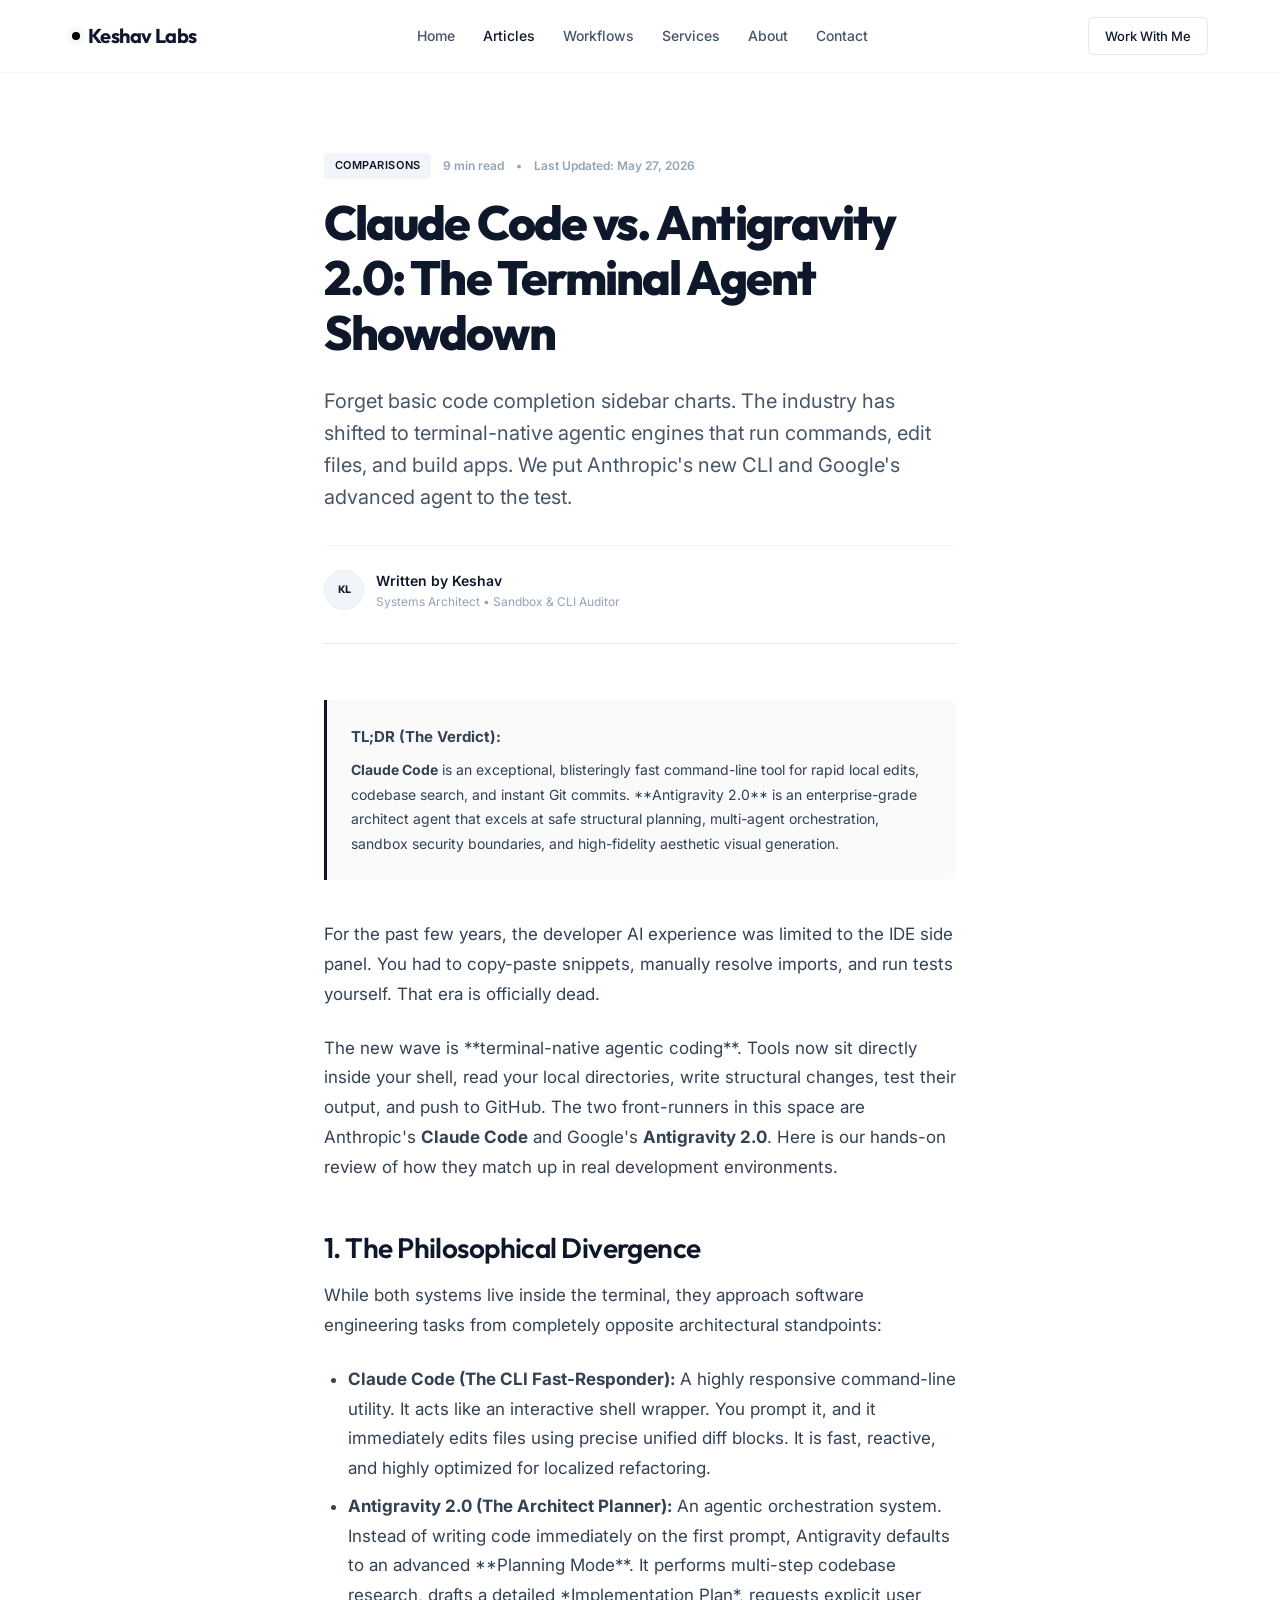
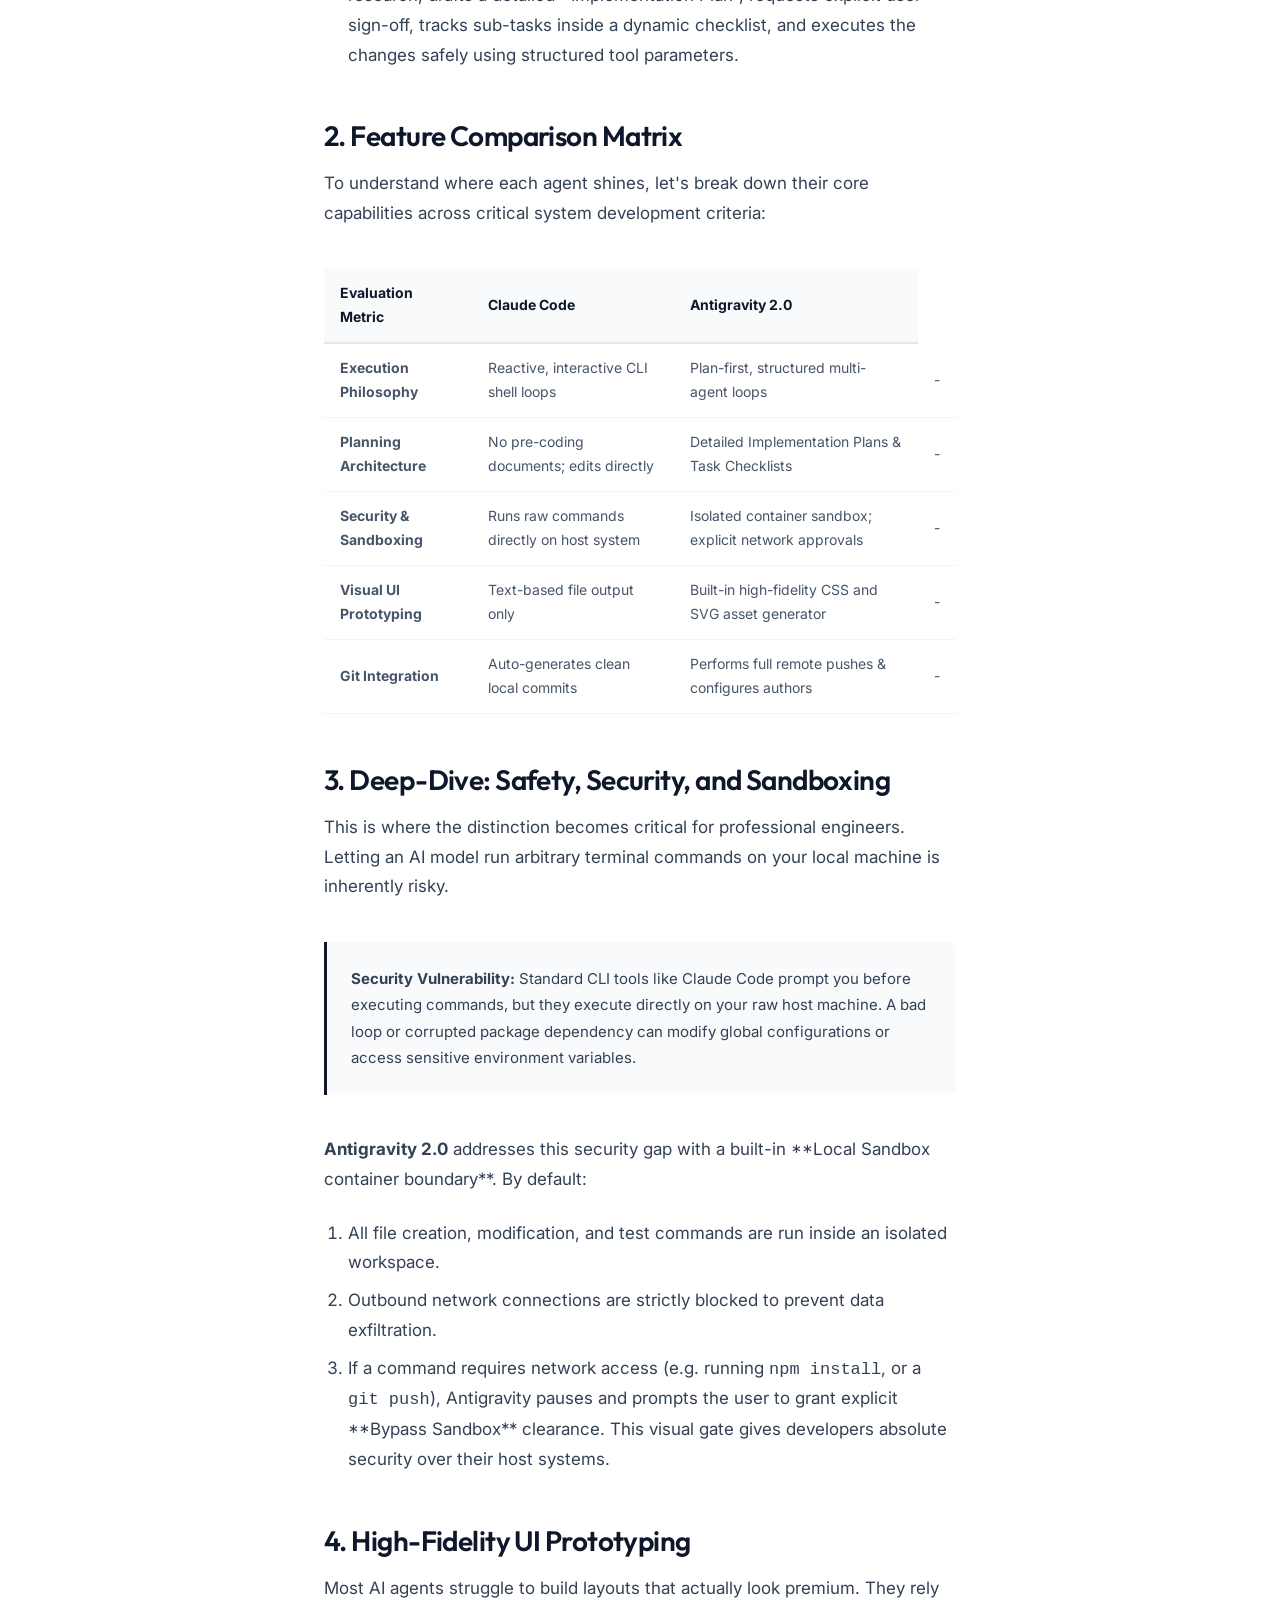
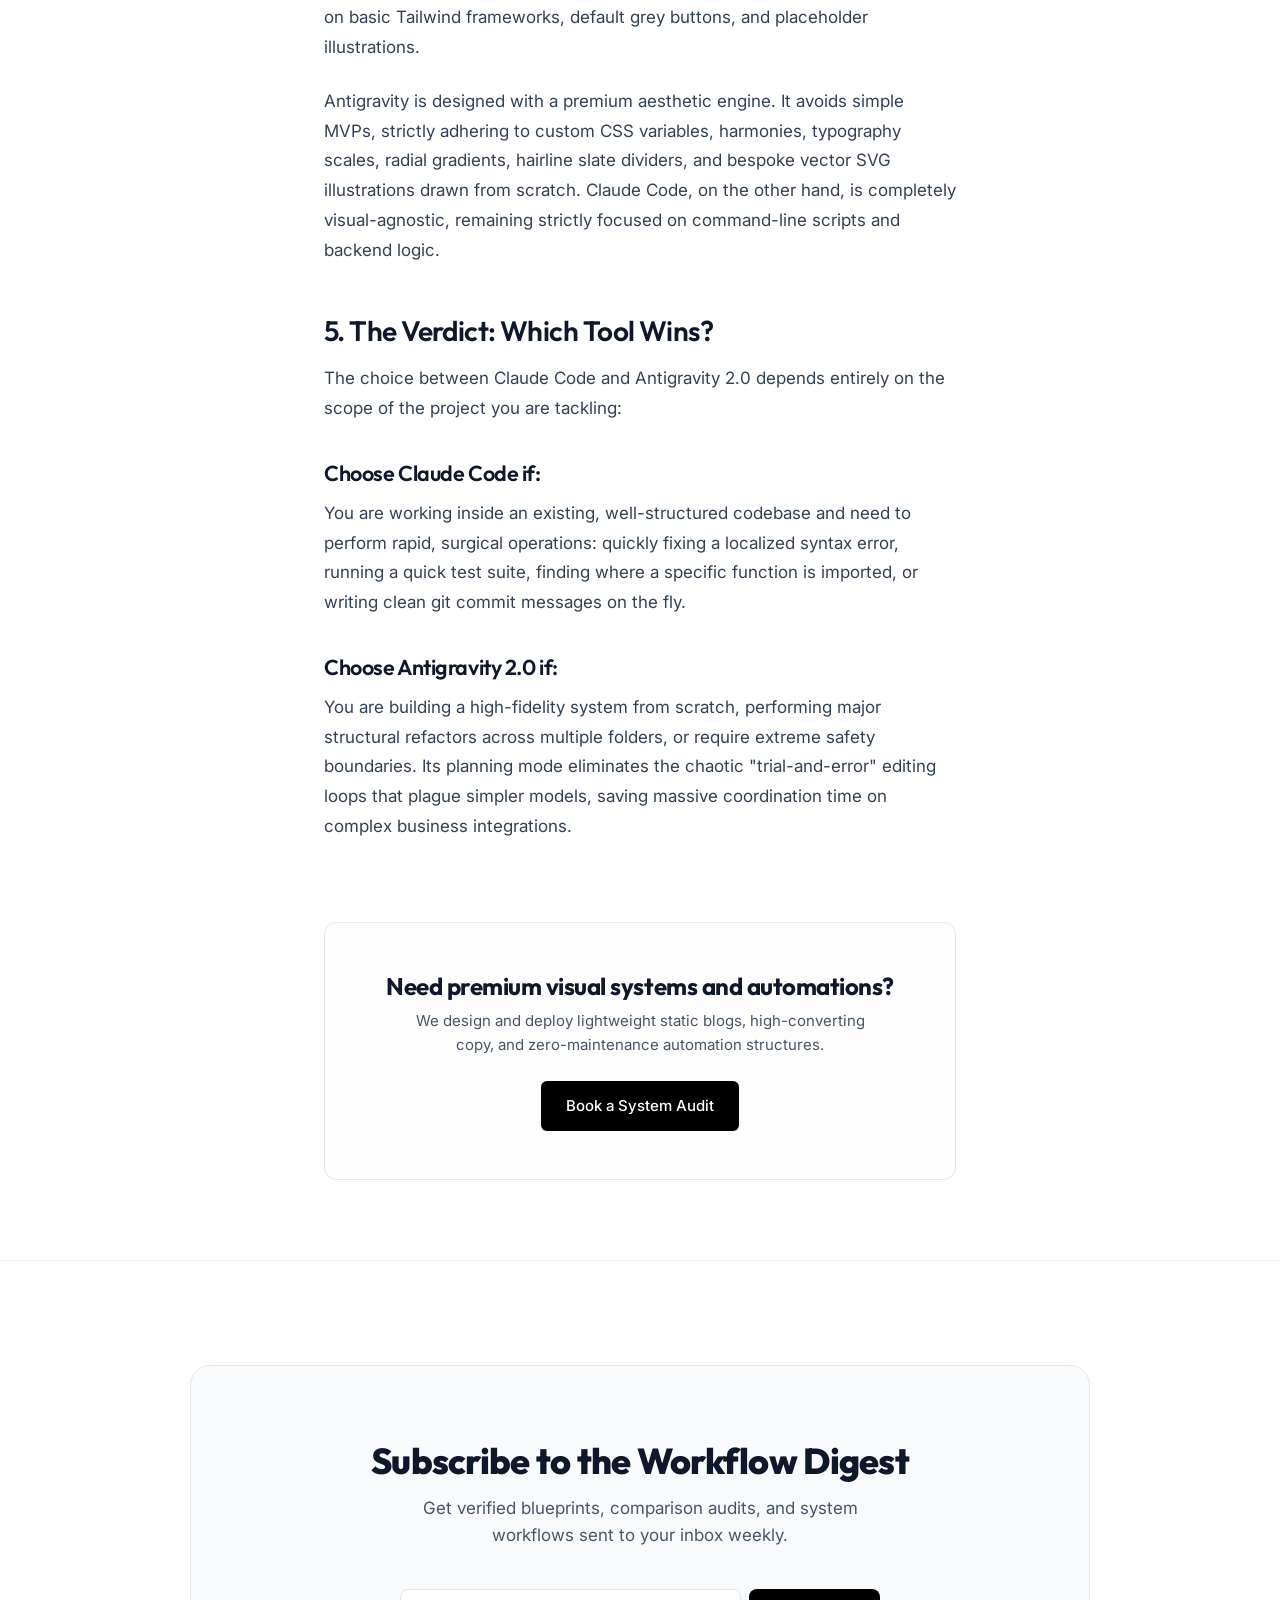
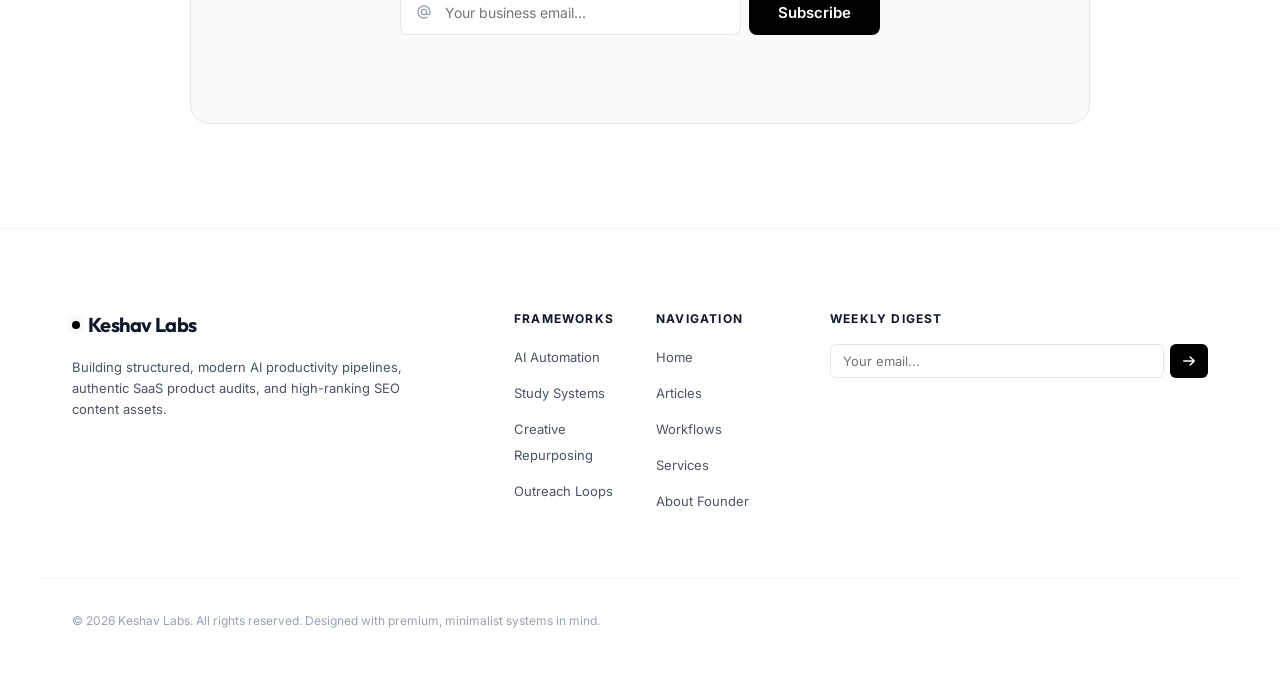
<file: post-claude-code-vs-antigravity.html>
<!DOCTYPE html>
<html lang="en">
<head>
  <meta charset="UTF-8">
  <meta name="viewport" content="width=device-width, initial-scale=1.0">
  
  <title>Claude Code vs. Antigravity 2.0: The Terminal Agent Showdown | Keshav Labs</title>
  <meta name="description" content="An expert developer comparison evaluating terminal autonomy, codebase search indexing, sandbox command safety, and real-world scripting speeds.">
  
  <!-- Fonts -->
  <link rel="preconnect" href="https://fonts.googleapis.com">
  <link rel="preconnect" href="https://fonts.gstatic.com" crossorigin>
  <link href="https://fonts.googleapis.com/css2?family=Inter:wght@300;400;500;600;700&family=Outfit:wght@400;500;600;700;800&display=swap" rel="stylesheet">
  
  <link rel="stylesheet" href="style.css">
  
  <style>
    .article-body {
      font-size: 1.0625rem;
      line-height: 1.75;
      color: #334155;
    }
    .article-body h2 {
      font-size: 1.75rem;
      margin-top: 3rem;
      margin-bottom: 1rem;
      color: var(--text-primary);
    }
    .article-body h3 {
      font-size: 1.35rem;
      margin-top: 2.25rem;
      margin-bottom: 0.75rem;
      color: var(--text-primary);
    }
    .article-body p {
      margin-bottom: 1.5rem;
    }
    .article-body ul, .article-body ol {
      margin-bottom: 1.5rem;
      padding-left: 1.5rem;
    }
    .article-body li {
      margin-bottom: 0.5rem;
    }
    .article-callout {
      background: var(--bg-accent);
      border-left: 3px solid var(--text-primary);
      padding: 1.5rem;
      border-radius: 0 8px 8px 0;
      margin: 2.5rem 0;
      font-size: 0.9375rem;
    }
    .article-diagram {
      margin: 3rem 0;
      border: 1px solid var(--border-medium);
      border-radius: 12px;
      padding: 1.5rem;
      background: #ffffff;
      box-shadow: var(--shadow-sm);
    }
    /* Comparison Table Styling */
    .comp-table {
      width: 100%;
      border-collapse: collapse;
      margin: 2.5rem 0;
      font-size: 0.875rem;
      text-align: left;
    }
    .comp-table th {
      background: var(--bg-accent);
      color: var(--text-primary);
      font-weight: 700;
      padding: 0.75rem 1rem;
      border-bottom: 2px solid var(--border-medium);
    }
    .comp-table td {
      padding: 0.75rem 1rem;
      border-bottom: 1px solid var(--border-light);
      color: var(--text-secondary);
    }
    .comp-table tr:hover {
      background: #fdfdfd;
    }
  </style>
</head>
<body>

  <!-- HEADER -->
  <header class="header">
    <div class="scroll-progress-container">
      <div class="scroll-progress-bar"></div>
    </div>
    <div class="container nav-container">
      <a href="index.html" class="logo-link">
        <span class="logo-dot"></span>
        <span>Keshav Labs</span>
      </a>
      <nav>
        <ul class="nav-menu">
          <li><a href="index.html" class="nav-link">Home</a></li>
          <li><a href="articles.html" class="nav-link active">Articles</a></li>
          <li><a href="workflows.html" class="nav-link">Workflows</a></li>
          <li><a href="services.html" class="nav-link">Services</a></li>
          <li><a href="about.html" class="nav-link">About</a></li>
          <li><a href="contact.html" class="nav-link">Contact</a></li>
        </ul>
      </nav>
      <div class="nav-actions">
        <a href="contact.html" class="btn btn-secondary" style="padding: 0.5rem 1rem; font-size: 0.8125rem;">Work With Me</a>
      </div>
    </div>
  </header>

  <!-- MAIN ARTICLE READ CONTAINER -->
  <main style="padding: 5rem 0;">
    <article class="container-readable">
      
      <!-- Article Header -->
      <header style="margin-bottom: 3.5rem;">
        <div class="post-meta-line" style="margin-bottom: 1rem;">
          <span class="post-cat-badge">Comparisons</span>
          <span>9 min read</span>
          <span>•</span>
          <span>Last Updated: May 27, 2026</span>
        </div>
        <h1 style="font-family: var(--font-heading); font-size: 3rem; font-weight: 800; color: var(--text-primary); line-height: 1.15; letter-spacing: -0.04em; margin-bottom: 1.5rem;">
          Claude Code vs. Antigravity 2.0: The Terminal Agent Showdown
        </h1>
        <p style="font-size: 1.25rem; color: var(--text-secondary); line-height: 1.6; margin-bottom: 2rem;">
          Forget basic code completion sidebar charts. The industry has shifted to terminal-native agentic engines that run commands, edit files, and build apps. We put Anthropic's new CLI and Google's advanced agent to the test.
        </p>

        <!-- Author Credentials -->
        <div class="author-block" style="border-bottom: 1px solid var(--border-medium); padding-bottom: 2rem;">
          <svg class="author-avatar" viewBox="0 0 100 100" style="width:40px; height:40px;">
            <circle cx="50" cy="50" r="50" fill="#f1f5f9"/>
            <text x="50" y="58" font-family="'Outfit', sans-serif" font-size="28" font-weight="700" fill="#0f172a" text-anchor="middle">KL</text>
          </svg>
          <div class="author-info">
            <span class="author-name" style="font-size:0.875rem;">Written by Keshav</span>
            <span class="post-date">Systems Architect • Sandbox & CLI Auditor</span>
          </div>
        </div>
      </header>

      <!-- Article Body -->
      <div class="article-body">
        
        <!-- TL;DR Summary Block -->
        <div class="article-callout" style="margin-top: 0; background: #fafafa; border-color: var(--text-primary);">
          <strong>TL;DR (The Verdict):</strong>
          <p style="margin: 0.5rem 0 0 0; font-size: 0.875rem;"><strong>Claude Code</strong> is an exceptional, blisteringly fast command-line tool for rapid local edits, codebase search, and instant Git commits. **Antigravity 2.0** is an enterprise-grade architect agent that excels at safe structural planning, multi-agent orchestration, sandbox security boundaries, and high-fidelity aesthetic visual generation.</p>
        </div>

        <p>For the past few years, the developer AI experience was limited to the IDE side panel. You had to copy-paste snippets, manually resolve imports, and run tests yourself. That era is officially dead.</p>
        
        <p>The new wave is **terminal-native agentic coding**. Tools now sit directly inside your shell, read your local directories, write structural changes, test their output, and push to GitHub. The two front-runners in this space are Anthropic's <strong>Claude Code</strong> and Google's <strong>Antigravity 2.0</strong>. Here is our hands-on review of how they match up in real development environments.</p>

        <h2>1. The Philosophical Divergence</h2>
        <p>While both systems live inside the terminal, they approach software engineering tasks from completely opposite architectural standpoints:</p>
        <ul>
          <li><strong>Claude Code (The CLI Fast-Responder):</strong> A highly responsive command-line utility. It acts like an interactive shell wrapper. You prompt it, and it immediately edits files using precise unified diff blocks. It is fast, reactive, and highly optimized for localized refactoring.</li>
          <li><strong>Antigravity 2.0 (The Architect Planner):</strong> An agentic orchestration system. Instead of writing code immediately on the first prompt, Antigravity defaults to an advanced **Planning Mode**. It performs multi-step codebase research, drafts a detailed *Implementation Plan*, requests explicit user sign-off, tracks sub-tasks inside a dynamic checklist, and executes the changes safely using structured tool parameters.</li>
        </ul>

        <h2>2. Feature Comparison Matrix</h2>
        <p>To understand where each agent shines, let's break down their core capabilities across critical system development criteria:</p>

        <table class="comp-table">
          <thead>
            <tr>
              <th>Evaluation Metric</th>
              <th>Claude Code</th>
              <th>Antigravity 2.0</th>
            </tr>
          </thead>
          <tbody>
            <tr>
              <td><strong>Execution Philosophy</strong></td>
              <td>Reactive, interactive CLI shell loops</td>
              <td>Plan-first, structured multi-agent loops</td>
              <td>-</td>
            </tr>
            <tr>
              <td><strong>Planning Architecture</strong></td>
              <td>No pre-coding documents; edits directly</td>
              <td>Detailed Implementation Plans & Task Checklists</td>
              <td>-</td>
            </tr>
            <tr>
              <td><strong>Security & Sandboxing</strong></td>
              <td>Runs raw commands directly on host system</td>
              <td>Isolated container sandbox; explicit network approvals</td>
              <td>-</td>
            </tr>
            <tr>
              <td><strong>Visual UI Prototyping</strong></td>
              <td>Text-based file output only</td>
              <td>Built-in high-fidelity CSS and SVG asset generator</td>
              <td>-</td>
            </tr>
            <tr>
              <td><strong>Git Integration</strong></td>
              <td>Auto-generates clean local commits</td>
              <td>Performs full remote pushes & configures authors</td>
              <td>-</td>
            </tr>
          </tbody>
        </table>

        <h2>3. Deep-Dive: Safety, Security, and Sandboxing</h2>
        <p>This is where the distinction becomes critical for professional engineers. Letting an AI model run arbitrary terminal commands on your local machine is inherently risky.</p>
        
        <div class="article-callout">
          <strong>Security Vulnerability:</strong> Standard CLI tools like Claude Code prompt you before executing commands, but they execute directly on your raw host machine. A bad loop or corrupted package dependency can modify global configurations or access sensitive environment variables.
        </div>

        <p><strong>Antigravity 2.0</strong> addresses this security gap with a built-in **Local Sandbox container boundary**. By default:</p>
        <ol>
          <li>All file creation, modification, and test commands are run inside an isolated workspace.</li>
          <li>Outbound network connections are strictly blocked to prevent data exfiltration.</li>
          <li>If a command requires network access (e.g. running <code>npm install</code>, or a <code>git push</code>), Antigravity pauses and prompts the user to grant explicit **Bypass Sandbox** clearance. This visual gate gives developers absolute security over their host systems.</li>
        </ol>

        <h2>4. High-Fidelity UI Prototyping</h2>
        <p>Most AI agents struggle to build layouts that actually look premium. They rely on basic Tailwind frameworks, default grey buttons, and placeholder illustrations.</p>
        <p>Antigravity is designed with a premium aesthetic engine. It avoids simple MVPs, strictly adhering to custom CSS variables, harmonies, typography scales, radial gradients, hairline slate dividers, and bespoke vector SVG illustrations drawn from scratch. Claude Code, on the other hand, is completely visual-agnostic, remaining strictly focused on command-line scripts and backend logic.</p>

        <h2>5. The Verdict: Which Tool Wins?</h2>
        <p>The choice between Claude Code and Antigravity 2.0 depends entirely on the scope of the project you are tackling:</p>

        <h3>Choose Claude Code if:</h3>
        <p>You are working inside an existing, well-structured codebase and need to perform rapid, surgical operations: quickly fixing a localized syntax error, running a quick test suite, finding where a specific function is imported, or writing clean git commit messages on the fly.</p>

        <h3>Choose Antigravity 2.0 if:</h3>
        <p>You are building a high-fidelity system from scratch, performing major structural refactors across multiple folders, or require extreme safety boundaries. Its planning mode eliminates the chaotic "trial-and-error" editing loops that plague simpler models, saving massive coordination time on complex business integrations.</p>
      </div>

      <!-- Native CTA banner -->
      <div style="background:var(--bg-secondary); border:1px solid var(--border-medium); padding:3rem; border-radius:12px; margin-top:5rem; text-align:center;">
        <h4 style="font-family:var(--font-heading); font-size:1.5rem; font-weight:700; color:var(--text-primary); margin-bottom:0.5rem;">Need premium visual systems and automations?</h4>
        <p style="color:var(--text-secondary); max-width:480px; margin:0 auto 1.5rem auto; font-size:0.9375rem;">We design and deploy lightweight static blogs, high-converting copy, and zero-maintenance automation structures.</p>
        <a href="contact.html?service=consulting" class="btn btn-primary">Book a System Audit</a>
      </div>

    </article>
  </main>

  <!-- NEWSLETTER -->
  <section class="newsletter-section" style="border-top: 1px solid var(--border-light)">
    <div class="container">
      <div class="newsletter-box">
        <h2 class="newsletter-title">Subscribe to the Workflow Digest</h2>
        <p class="newsletter-subtitle">Get verified blueprints, comparison audits, and system workflows sent to your inbox weekly.</p>
        <form id="keshav-newsletter-form" class="newsletter-form">
          <div class="newsletter-input-wrapper">
            <svg class="newsletter-email-icon" xmlns="http://www.w3.org/2000/svg" fill="none" viewBox="0 0 24 24" stroke="currentColor">
              <path stroke-linecap="round" stroke-linejoin="round" stroke-width="2" d="M16 12a4 4 0 10-8 0 4 4 0 008 0zm0 0v1.5a2.5 2.5 0 005 0V12a9 9 0 10-9 9m4.5-1.206a8.959 8.959 0 01-4.5 1.207" />
            </svg>
            <input type="email" class="newsletter-input" placeholder="Your business email..." required>
          </div>
          <button type="submit" class="btn newsletter-btn">Subscribe</button>
        </form>
      </div>
    </div>
  </section>

  <!-- FOOTER -->
  <footer class="footer">
    <div class="container footer-top">
      <div class="footer-brand">
        <a href="index.html" class="logo-link">
          <span class="logo-dot"></span>
          <span>Keshav Labs</span>
        </a>
        <p class="footer-brand-desc">Building structured, modern AI productivity pipelines, authentic SaaS product audits, and high-ranking SEO content assets.</p>
      </div>
      <div class="footer-nav">
        <div class="footer-column">
          <span class="footer-col-title">Frameworks</span>
          <ul class="footer-links">
            <li><a href="articles.html" class="footer-link">AI Automation</a></li>
            <li><a href="articles.html" class="footer-link">Study Systems</a></li>
            <li><a href="articles.html" class="footer-link">Creative Repurposing</a></li>
            <li><a href="articles.html" class="footer-link">Outreach Loops</a></li>
          </ul>
        </div>
        <div class="footer-column">
          <span class="footer-col-title">Navigation</span>
          <ul class="footer-links">
            <li><a href="index.html" class="footer-link">Home</a></li>
            <li><a href="articles.html" class="footer-link">Articles</a></li>
            <li><a href="workflows.html" class="footer-link">Workflows</a></li>
            <li><a href="services.html" class="footer-link">Services</a></li>
            <li><a href="about.html" class="footer-link">About Founder</a></li>
          </ul>
        </div>
      </div>
      <div class="footer-subscribe">
        <span class="footer-col-title">Weekly Digest</span>
        <form id="keshav-footer-newsletter" class="footer-sub-form">
          <input type="email" class="footer-sub-input" placeholder="Your email..." required>
          <button type="submit" class="footer-sub-btn">
            <svg xmlns="http://www.w3.org/2000/svg" fill="none" viewBox="0 0 24 24" stroke="currentColor" style="width: 14px; height: 14px; stroke-width: 2.5px;">
              <path stroke-linecap="round" stroke-linejoin="round" d="M14 5l7 7m0 0l-7 7m7-7H3" />
            </svg>
          </button>
        </form>
      </div>
    </div>
    <div class="container footer-bottom">
      <span class="footer-copyright">© 2026 Keshav Labs. All rights reserved. Designed with premium, minimalist systems in mind.</span>
    </div>
  </footer>

  <script src="app.js"></script>
</body>
</html>
</file>
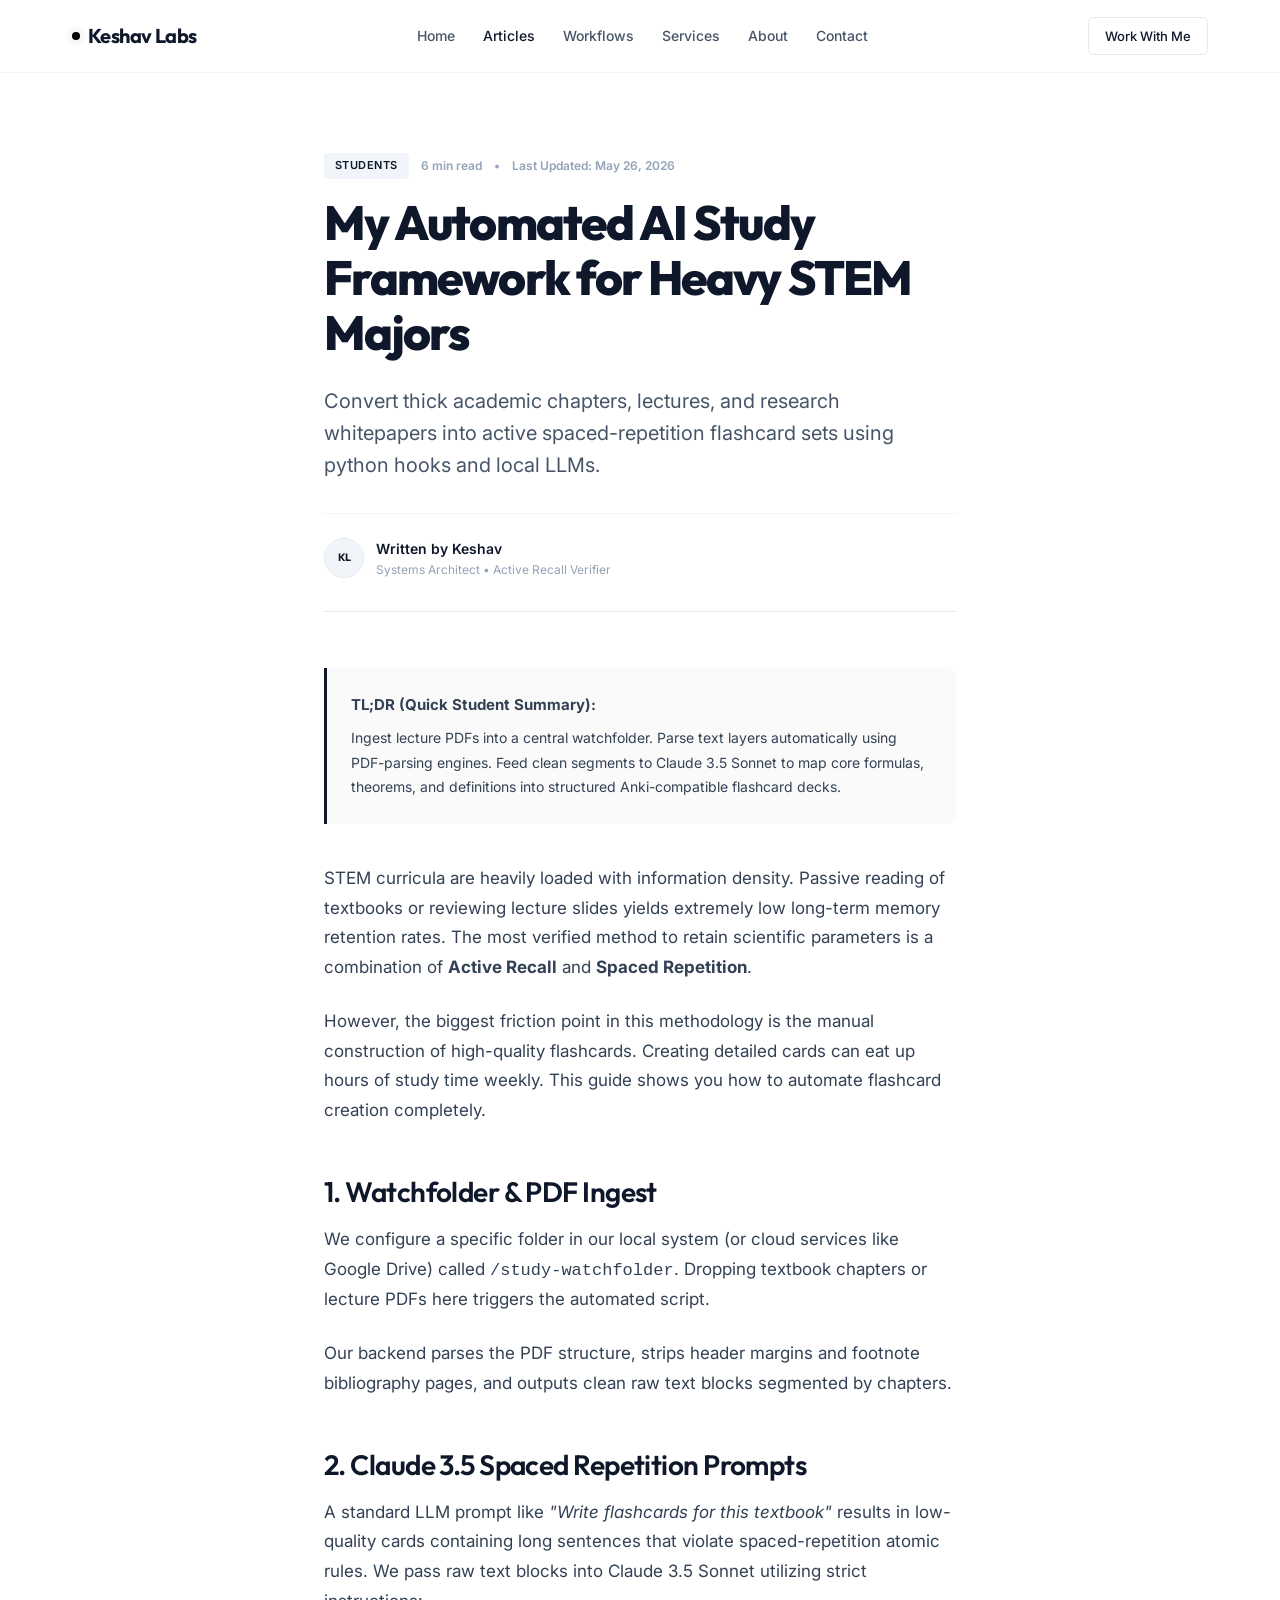
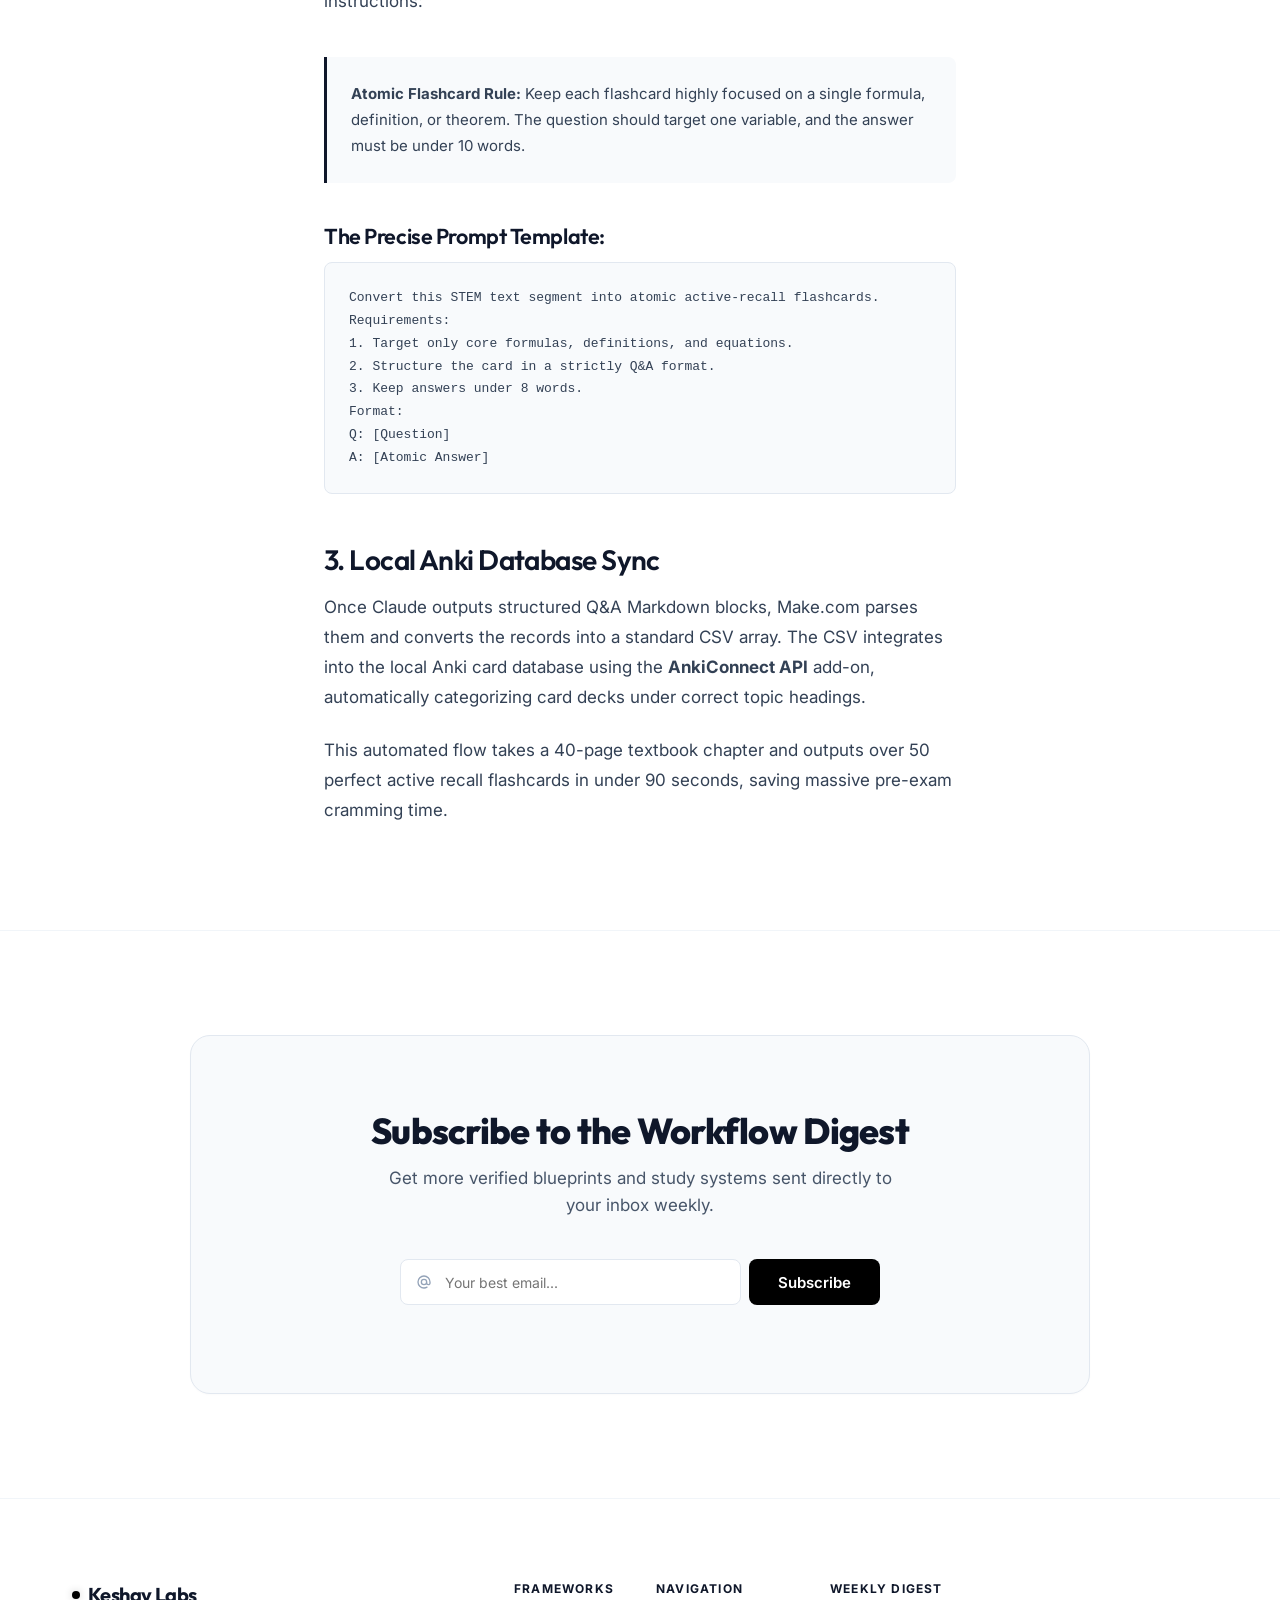
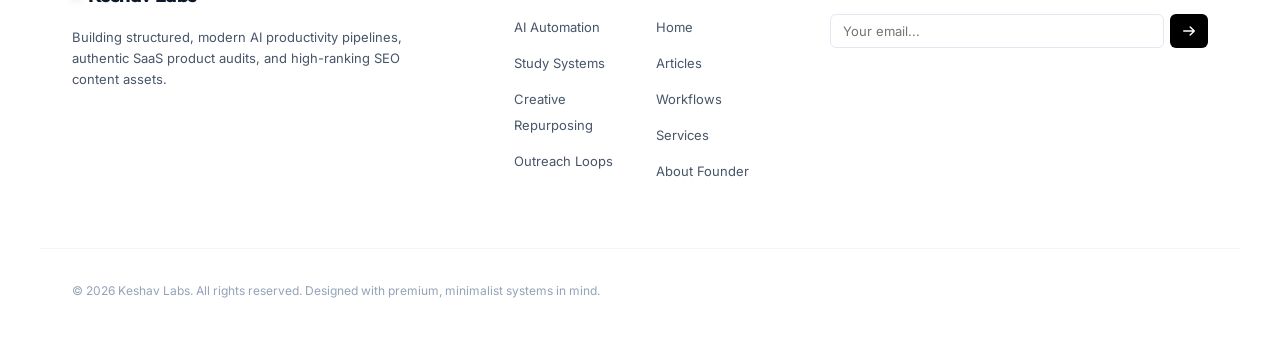
<file: post-stem-study-framework.html>
<!DOCTYPE html>
<html lang="en">
<head>
  <meta charset="UTF-8">
  <meta name="viewport" content="width=device-width, initial-scale=1.0">
  
  <title>My Automated AI Study Framework for Heavy STEM Majors | Keshav Labs</title>
  <meta name="description" content="A complete walkthrough of converting textbook chapters into customized spaced-repetition flashcards and semantic study guides using PDF Parsers and LLMs.">
  
  <!-- Fonts -->
  <link rel="preconnect" href="https://fonts.googleapis.com">
  <link rel="preconnect" href="https://fonts.gstatic.com" crossorigin>
  <link href="https://fonts.googleapis.com/css2?family=Inter:wght@300;400;500;600;700&family=Outfit:wght@400;500;600;700;800&display=swap" rel="stylesheet">
  
  <link rel="stylesheet" href="style.css">
  
  <!-- Custom Overrides for Articles Details to Ensure Typographic Perfection -->
  <style>
    .article-body {
      font-size: 1.0625rem;
      line-height: 1.75;
      color: #334155;
    }
    .article-body h2 {
      font-size: 1.75rem;
      margin-top: 3rem;
      margin-bottom: 1rem;
      color: var(--text-primary);
    }
    .article-body h3 {
      font-size: 1.35rem;
      margin-top: 2.25rem;
      margin-bottom: 0.75rem;
      color: var(--text-primary);
    }
    .article-body p {
      margin-bottom: 1.5rem;
    }
    .article-body ul, .article-body ol {
      margin-bottom: 1.5rem;
      padding-left: 1.5rem;
    }
    .article-body li {
      margin-bottom: 0.5rem;
    }
    .article-callout {
      background: var(--bg-accent);
      border-left: 3px solid var(--text-primary);
      padding: 1.5rem;
      border-radius: 0 8px 8px 0;
      margin: 2.5rem 0;
      font-size: 0.9375rem;
    }
    .article-diagram {
      margin: 3rem 0;
      border: 1px solid var(--border-medium);
      border-radius: 12px;
      padding: 1rem;
      background: #ffffff;
      box-shadow: var(--shadow-sm);
    }
  </style>
</head>
<body>

  <!-- HEADER -->
  <header class="header">
    <div class="scroll-progress-container">
      <div class="scroll-progress-bar"></div>
    </div>
    <div class="container nav-container">
      <a href="index.html" class="logo-link">
        <span class="logo-dot"></span>
        <span>Keshav Labs</span>
      </a>
      <nav>
        <ul class="nav-menu">
          <li><a href="index.html" class="nav-link">Home</a></li>
          <li><a href="articles.html" class="nav-link active">Articles</a></li>
          <li><a href="workflows.html" class="nav-link">Workflows</a></li>
          <li><a href="services.html" class="nav-link">Services</a></li>
          <li><a href="about.html" class="nav-link">About</a></li>
          <li><a href="contact.html" class="nav-link">Contact</a></li>
        </ul>
      </nav>
      <div class="nav-actions">
        <a href="contact.html" class="btn btn-secondary" style="padding: 0.5rem 1rem; font-size: 0.8125rem;">Work With Me</a>
      </div>
    </div>
  </header>

  <!-- MAIN ARTICLE CONTAINER -->
  <main style="padding: 5rem 0;">
    <article class="container-readable">
      
      <!-- Article Header -->
      <header style="margin-bottom: 3.5rem;">
        <div class="post-meta-line" style="margin-bottom: 1rem;">
          <span class="post-cat-badge">Students</span>
          <span>6 min read</span>
          <span>•</span>
          <span>Last Updated: May 26, 2026</span>
        </div>
        <h1 style="font-family: var(--font-heading); font-size: 3rem; font-weight: 800; color: var(--text-primary); line-height: 1.15; letter-spacing: -0.04em; margin-bottom: 1.5rem;">
          My Automated AI Study Framework for Heavy STEM Majors
        </h1>
        <p style="font-size: 1.25rem; color: var(--text-secondary); line-height: 1.6; margin-bottom: 2rem;">
          Convert thick academic chapters, lectures, and research whitepapers into active spaced-repetition flashcard sets using python hooks and local LLMs.
        </p>

        <!-- E-E-A-T Author Card -->
        <div class="author-block" style="border-bottom: 1px solid var(--border-medium); padding-bottom: 2rem;">
          <svg class="author-avatar" viewBox="0 0 100 100" style="width:40px; height:40px;">
            <circle cx="50" cy="50" r="50" fill="#f1f5f9"/>
            <text x="50" y="58" font-family="'Outfit', sans-serif" font-size="28" font-weight="700" fill="#0f172a" text-anchor="middle">KL</text>
          </svg>
          <div class="author-info">
            <span class="author-name" style="font-size:0.875rem;">Written by Keshav</span>
            <span class="post-date">Systems Architect • Active Recall Verifier</span>
          </div>
        </div>
      </header>

      <!-- Article Body -->
      <div class="article-body">
        
        <!-- TL;DR Summary Block -->
        <div class="article-callout" style="margin-top: 0; background: #fafafa; border-color: var(--text-primary);">
          <strong>TL;DR (Quick Student Summary):</strong>
          <p style="margin: 0.5rem 0 0 0; font-size: 0.875rem;">Ingest lecture PDFs into a central watchfolder. Parse text layers automatically using PDF-parsing engines. Feed clean segments to Claude 3.5 Sonnet to map core formulas, theorems, and definitions into structured Anki-compatible flashcard decks.</p>
        </div>

        <p>STEM curricula are heavily loaded with information density. Passive reading of textbooks or reviewing lecture slides yields extremely low long-term memory retention rates. The most verified method to retain scientific parameters is a combination of <strong>Active Recall</strong> and <strong>Spaced Repetition</strong>.</p>
        
        <p>However, the biggest friction point in this methodology is the manual construction of high-quality flashcards. Creating detailed cards can eat up hours of study time weekly. This guide shows you how to automate flashcard creation completely.</p>

        <h2>1. Watchfolder & PDF Ingest</h2>
        <p>We configure a specific folder in our local system (or cloud services like Google Drive) called <code>/study-watchfolder</code>. Dropping textbook chapters or lecture PDFs here triggers the automated script.</p>
        <p>Our backend parses the PDF structure, strips header margins and footnote bibliography pages, and outputs clean raw text blocks segmented by chapters.</p>

        <h2>2. Claude 3.5 Spaced Repetition Prompts</h2>
        <p>A standard LLM prompt like <em>"Write flashcards for this textbook"</em> results in low-quality cards containing long sentences that violate spaced-repetition atomic rules. We pass raw text blocks into Claude 3.5 Sonnet utilizing strict instructions:</p>
        
        <div class="article-callout">
          <strong>Atomic Flashcard Rule:</strong> Keep each flashcard highly focused on a single formula, definition, or theorem. The question should target one variable, and the answer must be under 10 words.
        </div>

        <h3>The Precise Prompt Template:</h3>
        <pre style="background: var(--bg-accent); border: 1px solid var(--border-medium); padding: 1.5rem; border-radius: 8px; font-size: 0.8125rem; overflow-x: auto; margin-bottom: 2rem;"><code>Convert this STEM text segment into atomic active-recall flashcards.
Requirements:
1. Target only core formulas, definitions, and equations.
2. Structure the card in a strictly Q&A format.
3. Keep answers under 8 words.
Format:
Q: [Question]
A: [Atomic Answer]</code></pre>

        <h2>3. Local Anki Database Sync</h2>
        <p>Once Claude outputs structured Q&A Markdown blocks, Make.com parses them and converts the records into a standard CSV array. The CSV integrates into the local Anki card database using the <strong>AnkiConnect API</strong> add-on, automatically categorizing card decks under correct topic headings.</p>
        
        <p>This automated flow takes a 40-page textbook chapter and outputs over 50 perfect active recall flashcards in under 90 seconds, saving massive pre-exam cramming time.</p>
      </div>

    </article>
  </main>

  <!-- NEWSLETTER BLOCK -->
  <section class="newsletter-section" style="border-top: 1px solid var(--border-light)">
    <div class="container">
      <div class="newsletter-box">
        <h2 class="newsletter-title">Subscribe to the Workflow Digest</h2>
        <p class="newsletter-subtitle">Get more verified blueprints and study systems sent directly to your inbox weekly.</p>
        <form id="keshav-newsletter-form" class="newsletter-form">
          <div class="newsletter-input-wrapper">
            <svg class="newsletter-email-icon" xmlns="http://www.w3.org/2000/svg" fill="none" viewBox="0 0 24 24" stroke="currentColor">
              <path stroke-linecap="round" stroke-linejoin="round" stroke-width="2" d="M16 12a4 4 0 10-8 0 4 4 0 008 0zm0 0v1.5a2.5 2.5 0 005 0V12a9 9 0 10-9 9m4.5-1.206a8.959 8.959 0 01-4.5 1.207" />
            </svg>
            <input type="email" class="newsletter-input" placeholder="Your best email..." required>
          </div>
          <button type="submit" class="btn newsletter-btn">Subscribe</button>
        </form>
      </div>
    </div>
  </section>

  <!-- FOOTER -->
  <footer class="footer">
    <div class="container footer-top">
      <div class="footer-brand">
        <a href="index.html" class="logo-link">
          <span class="logo-dot"></span>
          <span>Keshav Labs</span>
        </a>
        <p class="footer-brand-desc">Building structured, modern AI productivity pipelines, authentic SaaS product audits, and high-ranking SEO content assets.</p>
      </div>
      <div class="footer-nav">
        <div class="footer-column">
          <span class="footer-col-title">Frameworks</span>
          <ul class="footer-links">
            <li><a href="articles.html" class="footer-link">AI Automation</a></li>
            <li><a href="articles.html" class="footer-link">Study Systems</a></li>
            <li><a href="articles.html" class="footer-link">Creative Repurposing</a></li>
            <li><a href="articles.html" class="footer-link">Outreach Loops</a></li>
          </ul>
        </div>
        <div class="footer-column">
          <span class="footer-col-title">Navigation</span>
          <ul class="footer-links">
            <li><a href="index.html" class="footer-link">Home</a></li>
            <li><a href="articles.html" class="footer-link">Articles</a></li>
            <li><a href="workflows.html" class="footer-link">Workflows</a></li>
            <li><a href="services.html" class="footer-link">Services</a></li>
            <li><a href="about.html" class="footer-link">About Founder</a></li>
          </ul>
        </div>
      </div>
      <div class="footer-subscribe">
        <span class="footer-col-title">Weekly Digest</span>
        <form id="keshav-footer-newsletter" class="footer-sub-form">
          <input type="email" class="footer-sub-input" placeholder="Your email..." required>
          <button type="submit" class="footer-sub-btn">
            <svg xmlns="http://www.w3.org/2000/svg" fill="none" viewBox="0 0 24 24" stroke="currentColor" style="width: 14px; height: 14px; stroke-width: 2.5px;">
              <path stroke-linecap="round" stroke-linejoin="round" d="M14 5l7 7m0 0l-7 7m7-7H3" />
            </svg>
          </button>
        </form>
      </div>
    </div>
    <div class="container footer-bottom">
      <span class="footer-copyright">© 2026 Keshav Labs. All rights reserved. Designed with premium, minimalist systems in mind.</span>
    </div>
  </footer>

  <script src="app.js"></script>
</body>
</html>
</file>
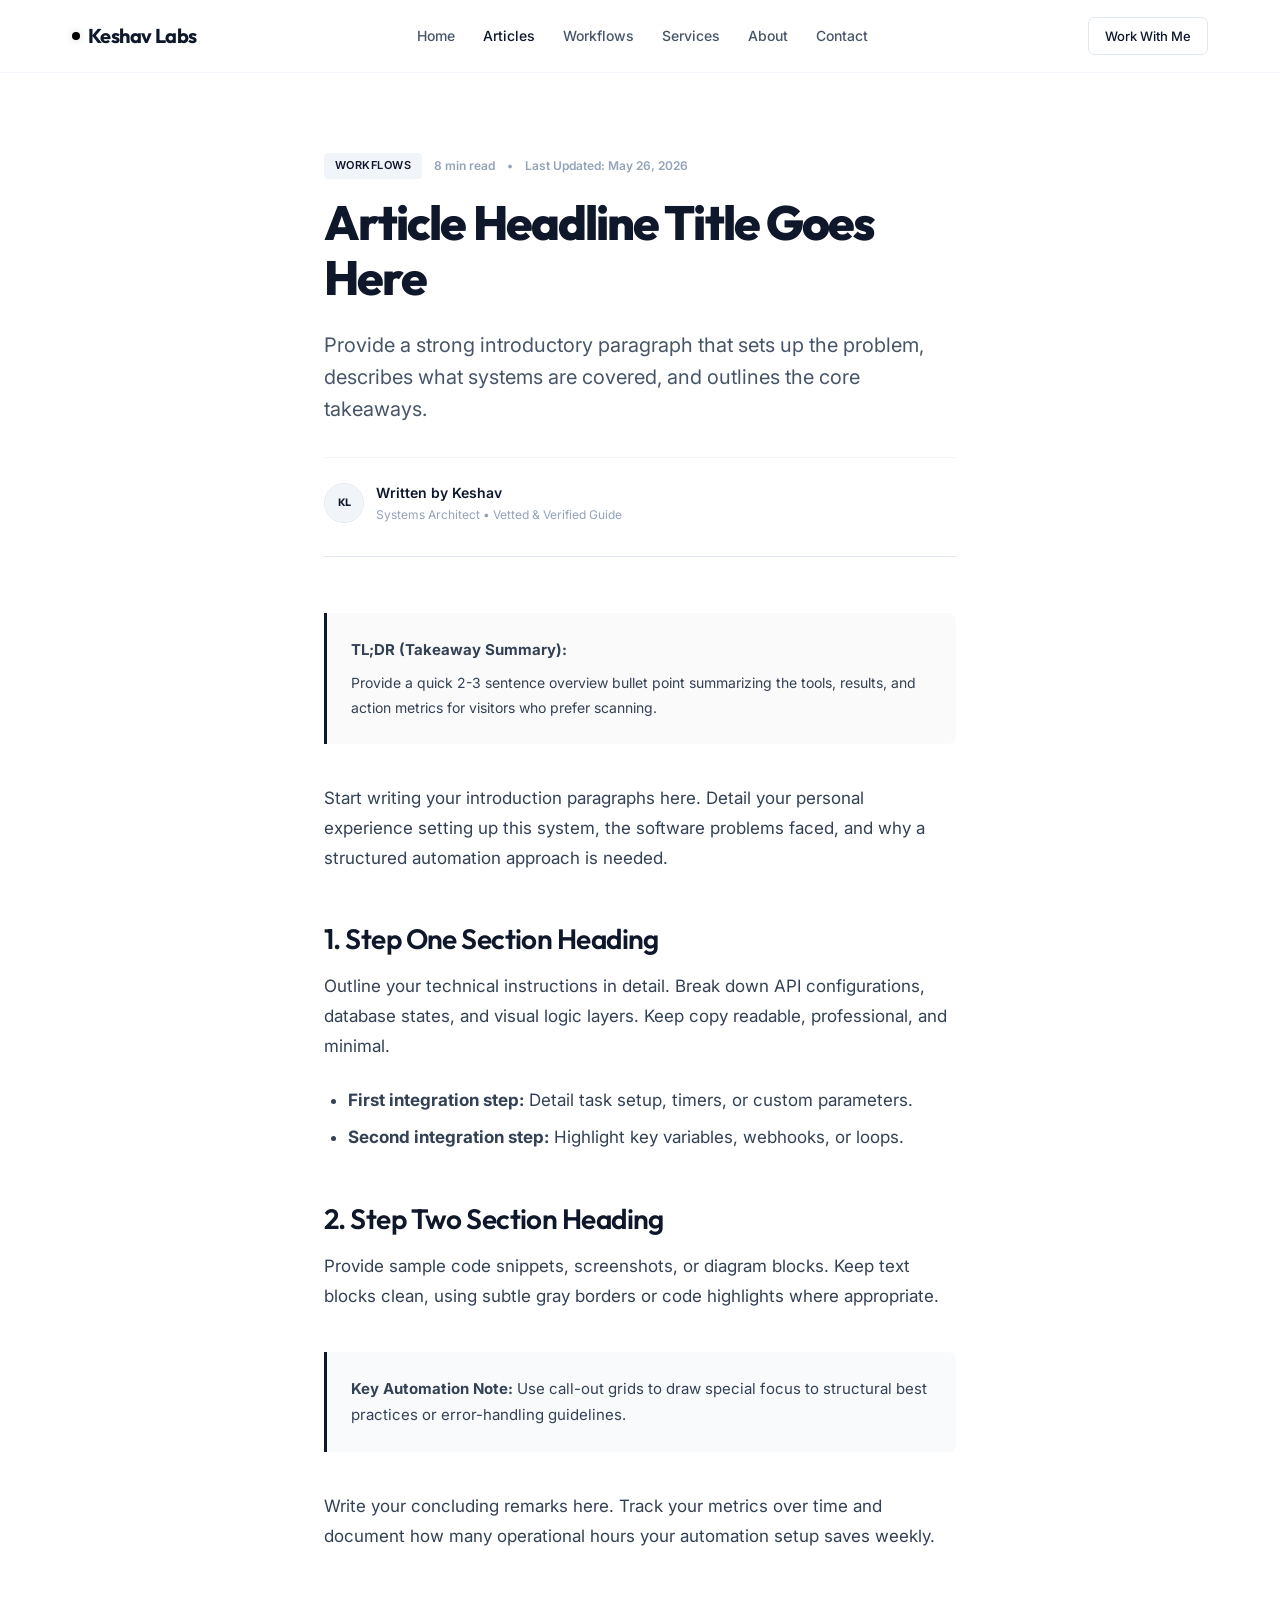
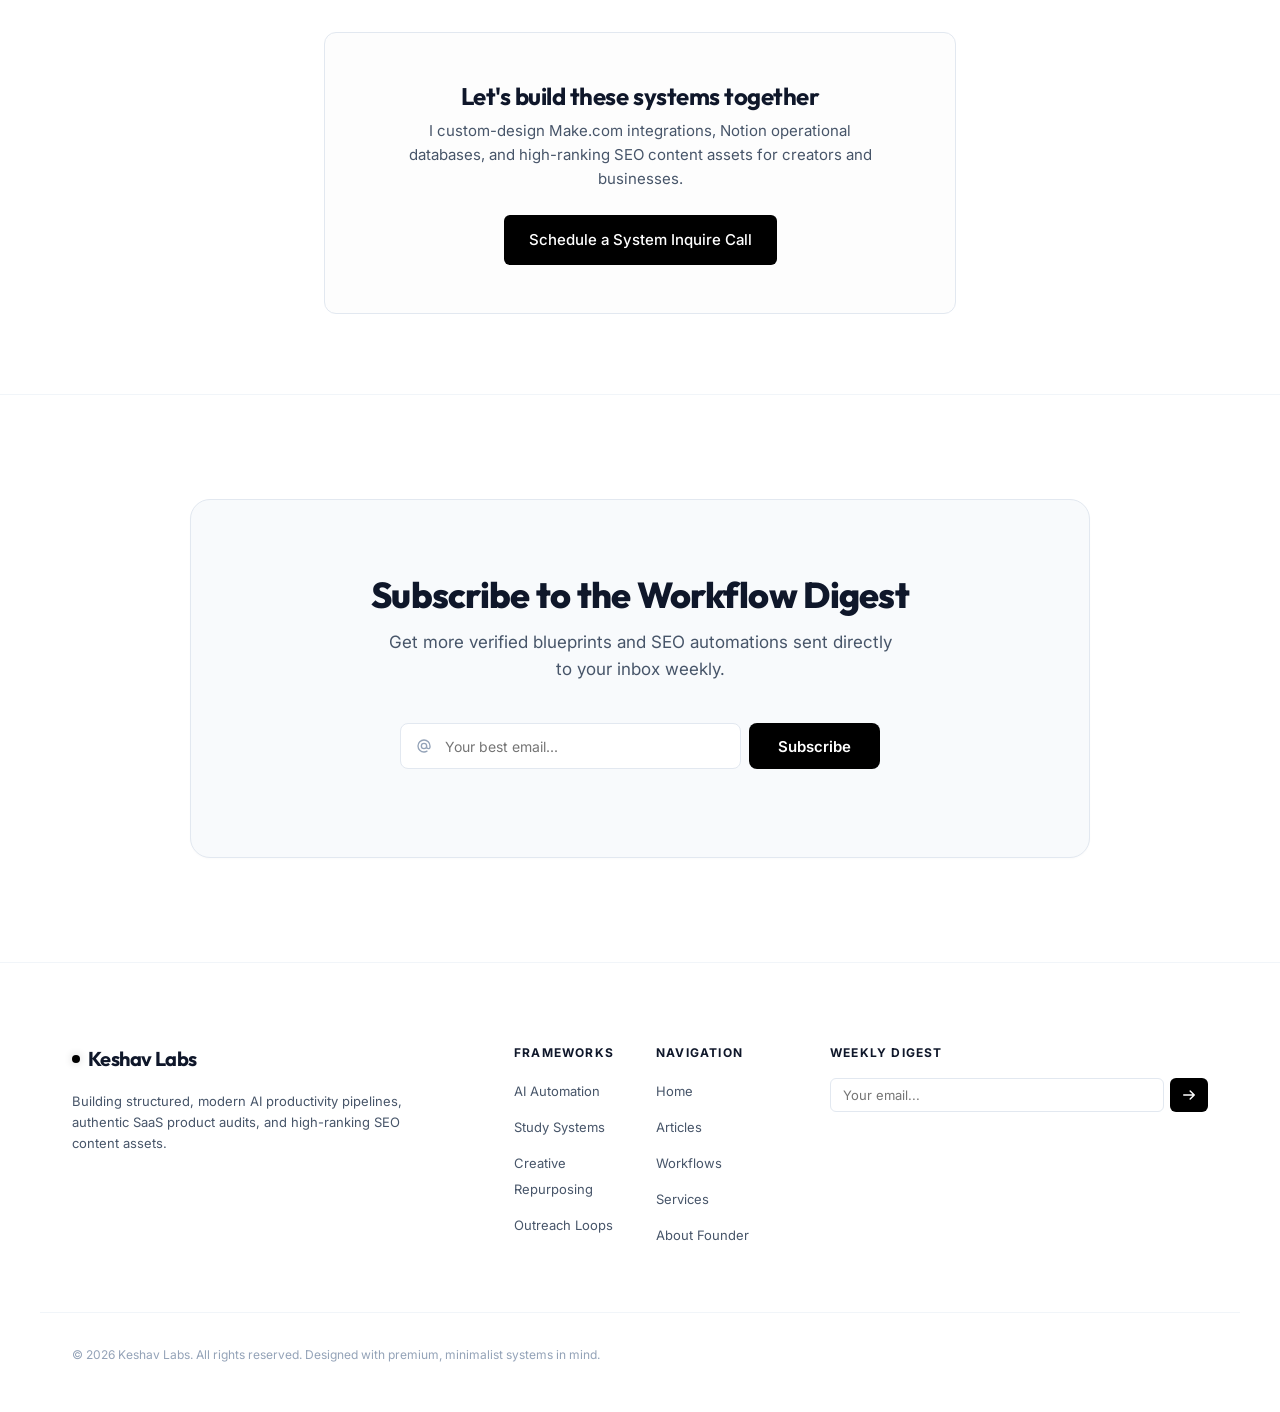
<file: post-template.html>
<!DOCTYPE html>
<html lang="en">
<head>
  <meta charset="UTF-8">
  <meta name="viewport" content="width=device-width, initial-scale=1.0">
  
  <!-- SEO TEMPLATE MARKUP (Update these for every new post!) -->
  <title>Article Title Template | Keshav Labs</title>
  <meta name="description" content="Add a compelling 150-character summary description of this article for search engine indexing.">
  
  <!-- Fonts -->
  <link rel="preconnect" href="https://fonts.googleapis.com">
  <link rel="preconnect" href="https://fonts.gstatic.com" crossorigin>
  <link href="https://fonts.googleapis.com/css2?family=Inter:wght@300;400;500;600;700&family=Outfit:wght@400;500;600;700;800&display=swap" rel="stylesheet">
  
  <!-- Shared Style -->
  <link rel="stylesheet" href="style.css">
  
  <!-- Consistent Article Detail Spacing Overrides -->
  <style>
    .article-body {
      font-size: 1.0625rem;
      line-height: 1.75;
      color: #334155;
    }
    .article-body h2 {
      font-size: 1.75rem;
      margin-top: 3rem;
      margin-bottom: 1rem;
      color: var(--text-primary);
    }
    .article-body h3 {
      font-size: 1.35rem;
      margin-top: 2.25rem;
      margin-bottom: 0.75rem;
      color: var(--text-primary);
    }
    .article-body p {
      margin-bottom: 1.5rem;
    }
    .article-body ul, .article-body ol {
      margin-bottom: 1.5rem;
      padding-left: 1.5rem;
    }
    .article-body li {
      margin-bottom: 0.5rem;
    }
    .article-callout {
      background: var(--bg-accent);
      border-left: 3px solid var(--text-primary);
      padding: 1.5rem;
      border-radius: 0 8px 8px 0;
      margin: 2.5rem 0;
      font-size: 0.9375rem;
    }
    .article-diagram {
      margin: 3rem 0;
      border: 1px solid var(--border-medium);
      border-radius: 12px;
      padding: 1rem;
      background: #ffffff;
      box-shadow: var(--shadow-sm);
    }
  </style>
</head>
<body>

  <!-- NAVIGATION HEADER -->
  <header class="header">
    <div class="scroll-progress-container">
      <div class="scroll-progress-bar"></div>
    </div>
    <div class="container nav-container">
      <a href="index.html" class="logo-link">
        <span class="logo-dot"></span>
        <span>Keshav Labs</span>
      </a>
      <nav>
        <ul class="nav-menu">
          <li><a href="index.html" class="nav-link">Home</a></li>
          <li><a href="articles.html" class="nav-link active">Articles</a></li>
          <li><a href="workflows.html" class="nav-link">Workflows</a></li>
          <li><a href="services.html" class="nav-link">Services</a></li>
          <li><a href="about.html" class="nav-link">About</a></li>
          <li><a href="contact.html" class="nav-link">Contact</a></li>
        </ul>
      </nav>
      <div class="nav-actions">
        <a href="contact.html" class="btn btn-secondary" style="padding: 0.5rem 1rem; font-size: 0.8125rem;">Work With Me</a>
      </div>
    </div>
  </header>

  <!-- MAIN ARTICLE READ CONTAINER -->
  <main style="padding: 5rem 0;">
    <article class="container-readable">
      
      <!-- Article Header -->
      <header style="margin-bottom: 3.5rem;">
        <div class="post-meta-line" style="margin-bottom: 1rem;">
          <!-- Update your category, reading estimation, and last updated marker! -->
          <span class="post-cat-badge">Workflows</span>
          <span>8 min read</span>
          <span>•</span>
          <span>Last Updated: May 26, 2026</span>
        </div>
        
        <h1 style="font-family: var(--font-heading); font-size: 3rem; font-weight: 800; color: var(--text-primary); line-height: 1.15; letter-spacing: -0.04em; margin-bottom: 1.5rem;">
          Article Headline Title Goes Here
        </h1>
        
        <p style="font-size: 1.25rem; color: var(--text-secondary); line-height: 1.6; margin-bottom: 2rem;">
          Provide a strong introductory paragraph that sets up the problem, describes what systems are covered, and outlines the core takeaways.
        </p>

        <!-- E-E-A-T Author Credentials Box -->
        <div class="author-block" style="border-bottom: 1px solid var(--border-medium); padding-bottom: 2rem;">
          <svg class="author-avatar" viewBox="0 0 100 100" style="width:40px; height:40px;">
            <circle cx="50" cy="50" r="50" fill="#f1f5f9"/>
            <text x="50" y="58" font-family="'Outfit', sans-serif" font-size="28" font-weight="700" fill="#0f172a" text-anchor="middle">KL</text>
          </svg>
          <div class="author-info">
            <span class="author-name" style="font-size:0.875rem;">Written by Keshav</span>
            <span class="post-date">Systems Architect • Vetted & Verified Guide</span>
          </div>
        </div>
      </header>

      <!-- Article Body (Start Writing Content Here!) -->
      <div class="article-body">
        
        <!-- TL;DR Box -->
        <div class="article-callout" style="margin-top: 0; background: #fafafa; border-color: var(--text-primary);">
          <strong>TL;DR (Takeaway Summary):</strong>
          <p style="margin: 0.5rem 0 0 0; font-size: 0.875rem;">Provide a quick 2-3 sentence overview bullet point summarizing the tools, results, and action metrics for visitors who prefer scanning.</p>
        </div>

        <p>Start writing your introduction paragraphs here. Detail your personal experience setting up this system, the software problems faced, and why a structured automation approach is needed.</p>

        <h2>1. Step One Section Heading</h2>
        <p>Outline your technical instructions in detail. Break down API configurations, database states, and visual logic layers. Keep copy readable, professional, and minimal.</p>
        
        <ul>
          <li><strong>First integration step:</strong> Detail task setup, timers, or custom parameters.</li>
          <li><strong>Second integration step:</strong> Highlight key variables, webhooks, or loops.</li>
        </ul>

        <h2>2. Step Two Section Heading</h2>
        <p>Provide sample code snippets, screenshots, or diagram blocks. Keep text blocks clean, using subtle gray borders or code highlights where appropriate.</p>

        <div class="article-callout">
          <strong>Key Automation Note:</strong> Use call-out grids to draw special focus to structural best practices or error-handling guidelines.
        </div>

        <p>Write your concluding remarks here. Track your metrics over time and document how many operational hours your automation setup saves weekly.</p>
      </div>

      <!-- Native Call-out to Services -->
      <div style="background:var(--bg-secondary); border:1px solid var(--border-medium); padding:3rem; border-radius:12px; margin-top:5rem; text-align:center;">
        <h4 style="font-family:var(--font-heading); font-size:1.5rem; font-weight:700; color:var(--text-primary); margin-bottom:0.5rem;">Let's build these systems together</h4>
        <p style="color:var(--text-secondary); max-width:480px; margin:0 auto 1.5rem auto; font-size:0.9375rem;">I custom-design Make.com integrations, Notion operational databases, and high-ranking SEO content assets for creators and businesses.</p>
        <a href="contact.html" class="btn btn-primary">Schedule a System Inquire Call</a>
      </div>

    </article>
  </main>

  <!-- NEWSLETTER BLOCK -->
  <section class="newsletter-section" style="border-top: 1px solid var(--border-light)">
    <div class="container">
      <div class="newsletter-box">
        <h2 class="newsletter-title">Subscribe to the Workflow Digest</h2>
        <p class="newsletter-subtitle">Get more verified blueprints and SEO automations sent directly to your inbox weekly.</p>
        <form id="keshav-newsletter-form" class="newsletter-form">
          <div class="newsletter-input-wrapper">
            <svg class="newsletter-email-icon" xmlns="http://www.w3.org/2000/svg" fill="none" viewBox="0 0 24 24" stroke="currentColor">
              <path stroke-linecap="round" stroke-linejoin="round" stroke-width="2" d="M16 12a4 4 0 10-8 0 4 4 0 008 0zm0 0v1.5a2.5 2.5 0 005 0V12a9 9 0 10-9 9m4.5-1.206a8.959 8.959 0 01-4.5 1.207" />
            </svg>
            <input type="email" class="newsletter-input" placeholder="Your best email..." required>
          </div>
          <button type="submit" class="btn newsletter-btn">Subscribe</button>
        </form>
      </div>
    </div>
  </section>

  <!-- FOOTER -->
  <footer class="footer">
    <div class="container footer-top">
      <div class="footer-brand">
        <a href="index.html" class="logo-link">
          <span class="logo-dot"></span>
          <span>Keshav Labs</span>
        </a>
        <p class="footer-brand-desc">Building structured, modern AI productivity pipelines, authentic SaaS product audits, and high-ranking SEO content assets.</p>
      </div>
      <div class="footer-nav">
        <div class="footer-column">
          <span class="footer-col-title">Frameworks</span>
          <ul class="footer-links">
            <li><a href="articles.html" class="footer-link">AI Automation</a></li>
            <li><a href="articles.html" class="footer-link">Study Systems</a></li>
            <li><a href="articles.html" class="footer-link">Creative Repurposing</a></li>
            <li><a href="articles.html" class="footer-link">Outreach Loops</a></li>
          </ul>
        </div>
        <div class="footer-column">
          <span class="footer-col-title">Navigation</span>
          <ul class="footer-links">
            <li><a href="index.html" class="footer-link">Home</a></li>
            <li><a href="articles.html" class="footer-link">Articles</a></li>
            <li><a href="workflows.html" class="footer-link">Workflows</a></li>
            <li><a href="services.html" class="footer-link">Services</a></li>
            <li><a href="about.html" class="footer-link">About Founder</a></li>
          </ul>
        </div>
      </div>
      <div class="footer-subscribe">
        <span class="footer-col-title">Weekly Digest</span>
        <form id="keshav-footer-newsletter" class="footer-sub-form">
          <input type="email" class="footer-sub-input" placeholder="Your email..." required>
          <button type="submit" class="footer-sub-btn">
            <svg xmlns="http://www.w3.org/2000/svg" fill="none" viewBox="0 0 24 24" stroke="currentColor" style="width: 14px; height: 14px; stroke-width: 2.5px;">
              <path stroke-linecap="round" stroke-linejoin="round" d="M14 5l7 7m0 0l-7 7m7-7H3" />
            </svg>
          </button>
        </form>
      </div>
    </div>
    <div class="container footer-bottom">
      <span class="footer-copyright">© 2026 Keshav Labs. All rights reserved. Designed with premium, minimalist systems in mind.</span>
    </div>
  </footer>

  <script src="app.js"></script>
</body>
</html>
</file>
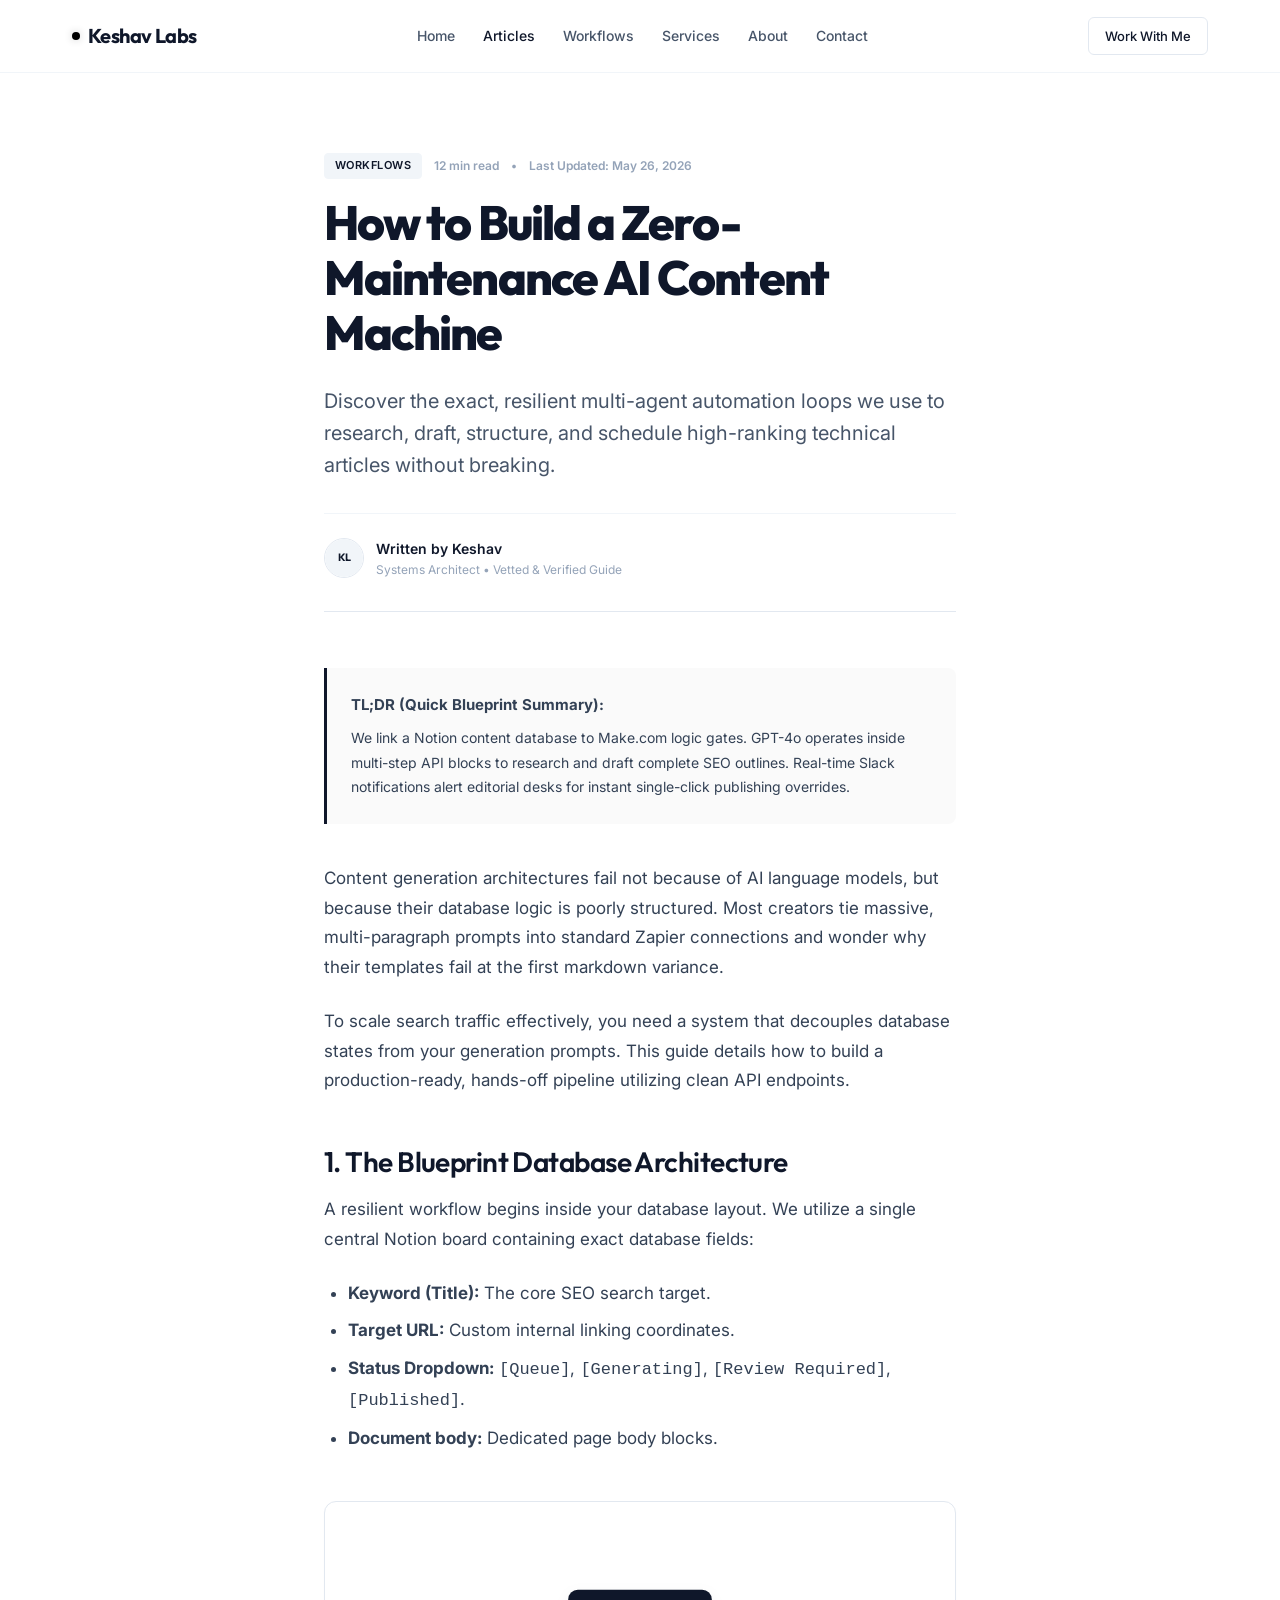
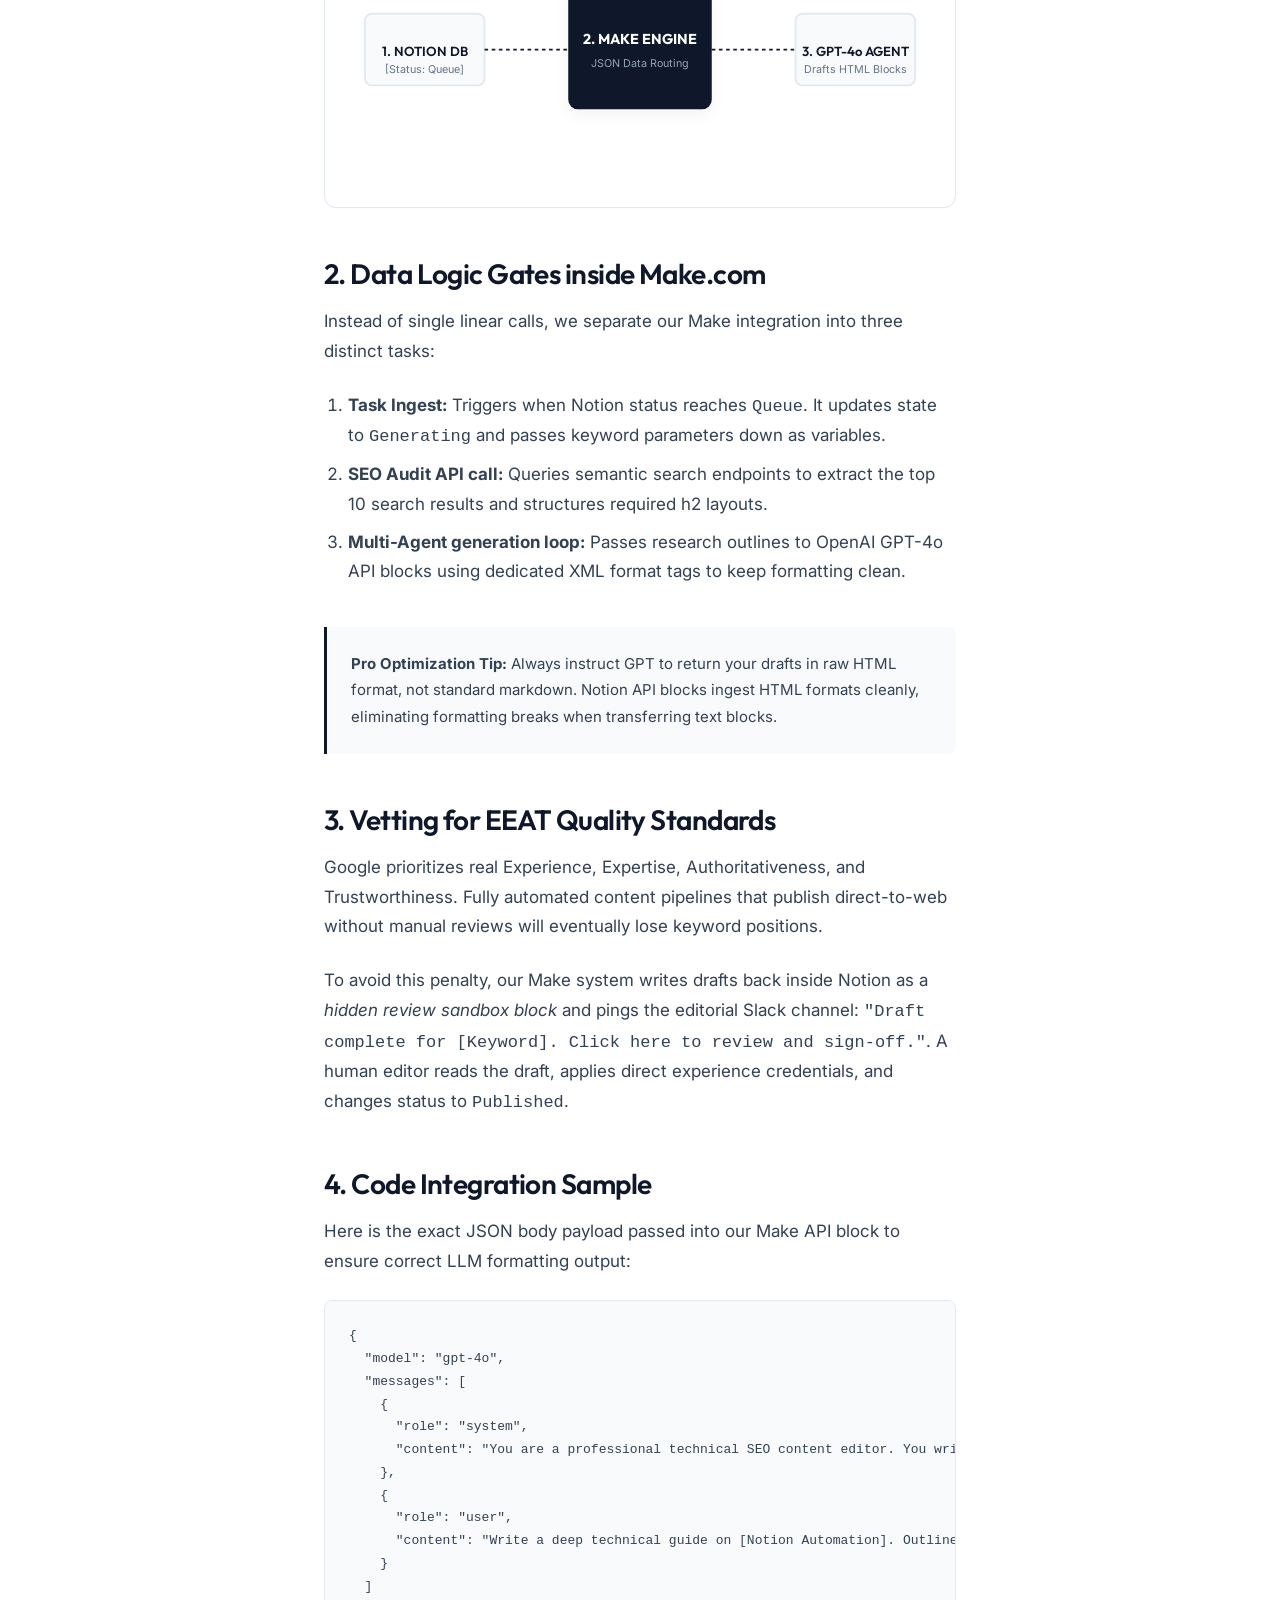
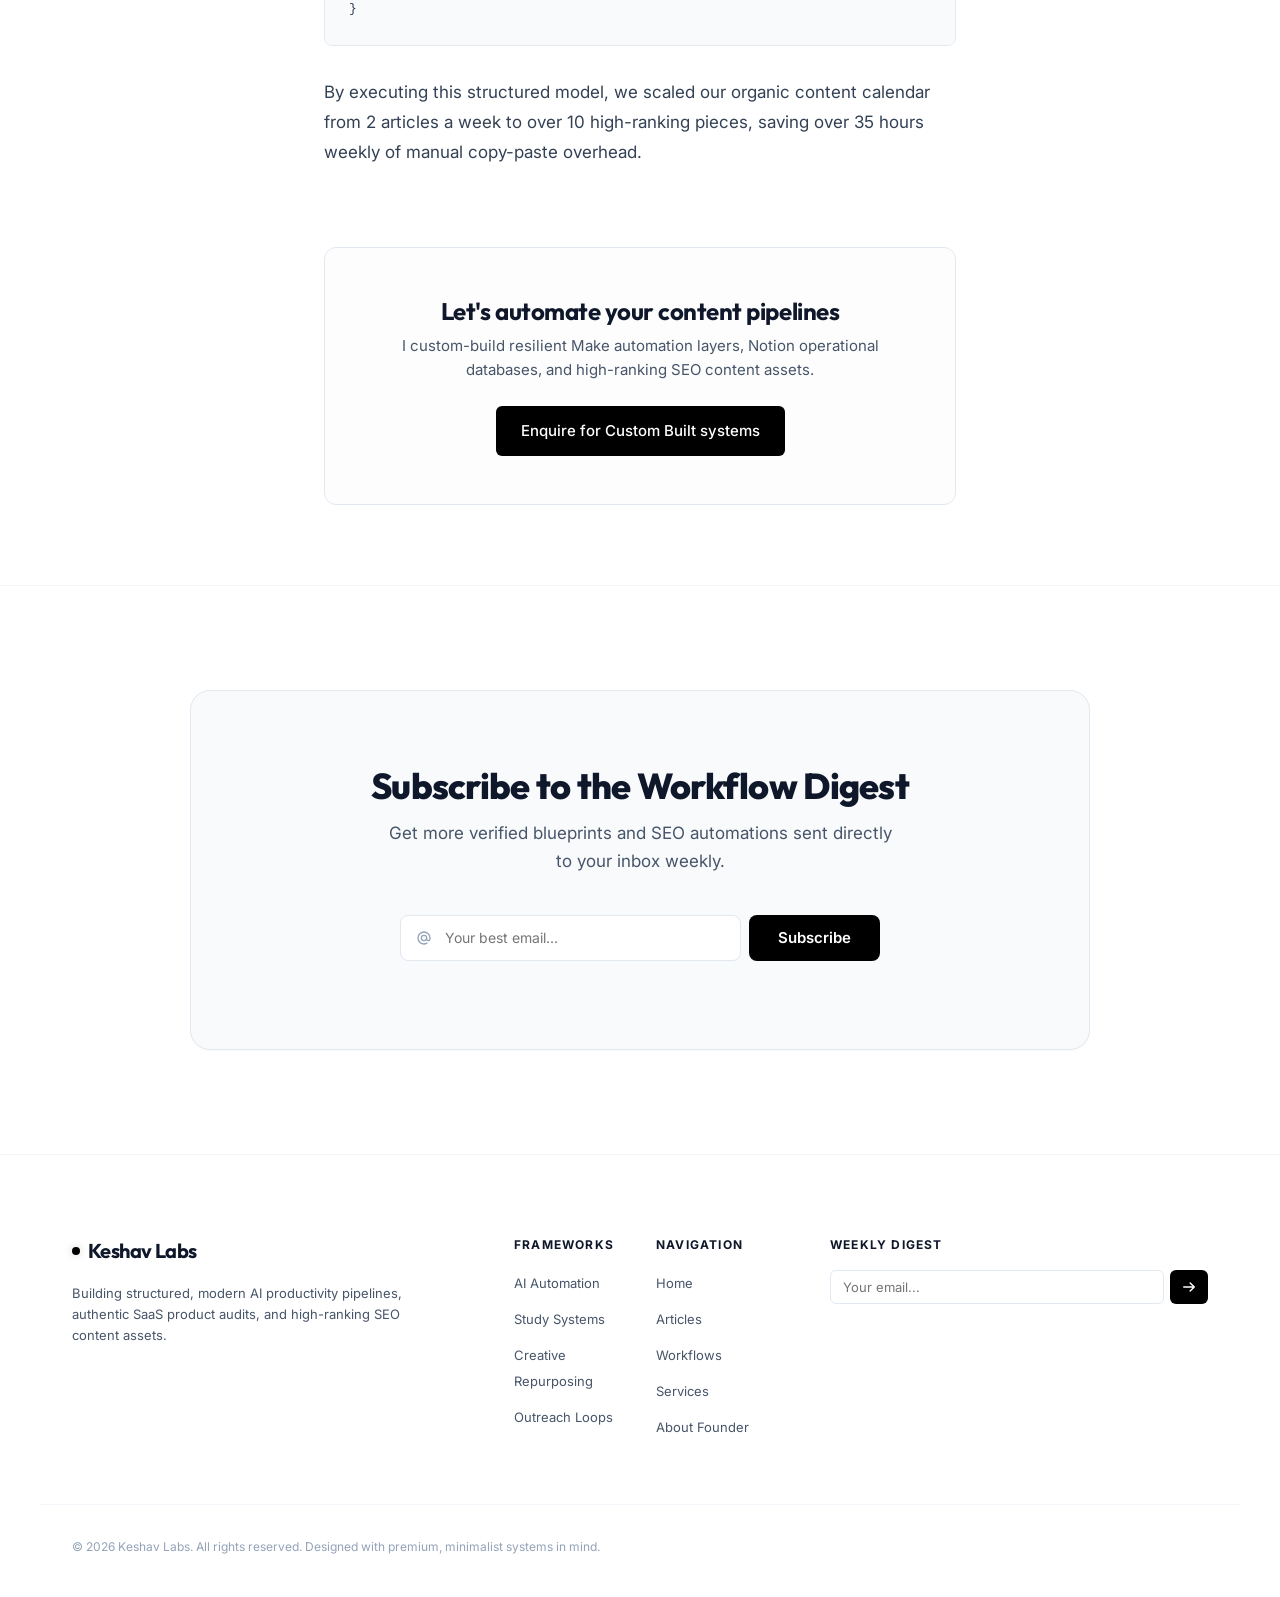
<file: post-zero-maintenance-ai.html>
<!DOCTYPE html>
<html lang="en">
<head>
  <meta charset="UTF-8">
  <meta name="viewport" content="width=device-width, initial-scale=1.0">
  
  <title>How to Build a Zero-Maintenance AI Content Machine | Keshav Labs</title>
  <meta name="description" content="Discover the step-by-step systems we use to write, format, optimize, and schedule 10+ SEO-pillar articles a week using Make.com and ChatGPT.">
  
  <!-- Fonts -->
  <link rel="preconnect" href="https://fonts.googleapis.com">
  <link rel="preconnect" href="https://fonts.gstatic.com" crossorigin>
  <link href="https://fonts.googleapis.com/css2?family=Inter:wght@300;400;500;600;700&family=Outfit:wght@400;500;600;700;800&display=swap" rel="stylesheet">
  
  <link rel="stylesheet" href="style.css">
  
  <!-- Custom Overrides for Articles Details to Ensure Typographic Perfection -->
  <style>
    .article-body {
      font-size: 1.0625rem;
      line-height: 1.75;
      color: #334155; /* Neutral slate for perfect body text readability */
    }
    .article-body h2 {
      font-size: 1.75rem;
      margin-top: 3rem;
      margin-bottom: 1rem;
      color: var(--text-primary);
    }
    .article-body h3 {
      font-size: 1.35rem;
      margin-top: 2.25rem;
      margin-bottom: 0.75rem;
      color: var(--text-primary);
    }
    .article-body p {
      margin-bottom: 1.5rem;
    }
    .article-body ul, .article-body ol {
      margin-bottom: 1.5rem;
      padding-left: 1.5rem;
    }
    .article-body li {
      margin-bottom: 0.5rem;
    }
    .article-callout {
      background: var(--bg-accent);
      border-left: 3px solid var(--text-primary);
      padding: 1.5rem;
      border-radius: 0 8px 8px 0;
      margin: 2.5rem 0;
      font-size: 0.9375rem;
    }
    .article-diagram {
      margin: 3rem 0;
      border: 1px solid var(--border-medium);
      border-radius: 12px;
      padding: 1rem;
      background: #ffffff;
      box-shadow: var(--shadow-sm);
    }
  </style>
</head>
<body>

  <!-- HEADER -->
  <header class="header">
    <div class="scroll-progress-container">
      <div class="scroll-progress-bar"></div>
    </div>
    <div class="container nav-container">
      <a href="index.html" class="logo-link">
        <span class="logo-dot"></span>
        <span>Keshav Labs</span>
      </a>
      <nav>
        <ul class="nav-menu">
          <li><a href="index.html" class="nav-link">Home</a></li>
          <li><a href="articles.html" class="nav-link active">Articles</a></li>
          <li><a href="workflows.html" class="nav-link">Workflows</a></li>
          <li><a href="services.html" class="nav-link">Services</a></li>
          <li><a href="about.html" class="nav-link">About</a></li>
          <li><a href="contact.html" class="nav-link">Contact</a></li>
        </ul>
      </nav>
      <div class="nav-actions">
        <a href="contact.html" class="btn btn-secondary" style="padding: 0.5rem 1rem; font-size: 0.8125rem;">Work With Me</a>
      </div>
    </div>
  </header>

  <!-- MAIN ARTICLE CONTAINER -->
  <main style="padding: 5rem 0;">
    <article class="container-readable">
      
      <!-- Article Header -->
      <header style="margin-bottom: 3.5rem;">
        <div class="post-meta-line" style="margin-bottom: 1rem;">
          <span class="post-cat-badge">Workflows</span>
          <span>12 min read</span>
          <span>•</span>
          <span>Last Updated: May 26, 2026</span>
        </div>
        <h1 style="font-family: var(--font-heading); font-size: 3rem; font-weight: 800; color: var(--text-primary); line-height: 1.15; letter-spacing: -0.04em; margin-bottom: 1.5rem;">
          How to Build a Zero-Maintenance AI Content Machine
        </h1>
        <p style="font-size: 1.25rem; color: var(--text-secondary); line-height: 1.6; margin-bottom: 2rem;">
          Discover the exact, resilient multi-agent automation loops we use to research, draft, structure, and schedule high-ranking technical articles without breaking.
        </p>

        <!-- E-E-A-T Author Card -->
        <div class="author-block" style="border-bottom: 1px solid var(--border-medium); padding-bottom: 2rem;">
          <svg class="author-avatar" viewBox="0 0 100 100" style="width:40px; height:40px;">
            <circle cx="50" cy="50" r="50" fill="#f1f5f9"/>
            <text x="50" y="58" font-family="'Outfit', sans-serif" font-size="28" font-weight="700" fill="#0f172a" text-anchor="middle">KL</text>
          </svg>
          <div class="author-info">
            <span class="author-name" style="font-size:0.875rem;">Written by Keshav</span>
            <span class="post-date">Systems Architect • Vetted & Verified Guide</span>
          </div>
        </div>
      </header>

      <!-- Article Body -->
      <div class="article-body">
        
        <!-- TL;DR Summary Block -->
        <div class="article-callout" style="margin-top: 0; background: #fafafa; border-color: var(--text-primary);">
          <strong>TL;DR (Quick Blueprint Summary):</strong>
          <p style="margin: 0.5rem 0 0 0; font-size: 0.875rem;">We link a Notion content database to Make.com logic gates. GPT-4o operates inside multi-step API blocks to research and draft complete SEO outlines. Real-time Slack notifications alert editorial desks for instant single-click publishing overrides.</p>
        </div>

        <p>Content generation architectures fail not because of AI language models, but because their database logic is poorly structured. Most creators tie massive, multi-paragraph prompts into standard Zapier connections and wonder why their templates fail at the first markdown variance.</p>
        
        <p>To scale search traffic effectively, you need a system that decouples database states from your generation prompts. This guide details how to build a production-ready, hands-off pipeline utilizing clean API endpoints.</p>

        <h2>1. The Blueprint Database Architecture</h2>
        <p>A resilient workflow begins inside your database layout. We utilize a single central Notion board containing exact database fields:</p>
        <ul>
          <li><strong>Keyword (Title):</strong> The core SEO search target.</li>
          <li><strong>Target URL:</strong> Custom internal linking coordinates.</li>
          <li><strong>Status Dropdown:</strong> <code>[Queue]</code>, <code>[Generating]</code>, <code>[Review Required]</code>, <code>[Published]</code>.</li>
          <li><strong>Document body:</strong> Dedicated page body blocks.</li>
        </ul>

        <div class="article-diagram">
          <svg viewBox="0 0 500 220" style="width:100%; height:100%; background:#ffffff;">
            <rect width="100%" height="100%" fill="#ffffff" />
            <rect x="20" y="80" width="100" height="60" rx="6" fill="#f8fafc" stroke="#e2e8f0" stroke-width="1.5"/>
            <text x="70" y="115" font-family="'Outfit', sans-serif" font-size="11" font-weight="600" fill="#0f172a" text-anchor="middle">1. NOTION DB</text>
            <text x="70" y="130" font-family="'Inter', sans-serif" font-size="9" fill="#64748b" text-anchor="middle">[Status: Queue]</text>
            
            <line x1="120" y1="110" x2="190" y2="110" stroke="#0f172a" stroke-width="1.5" stroke-dasharray="3 3"/>
            
            <rect x="190" y="60" width="120" height="100" rx="8" fill="#0f172a" style="filter: drop-shadow(0 4px 6px rgba(0,0,0,0.05));"/>
            <text x="250" y="105" font-family="'Outfit', sans-serif" font-size="12" font-weight="700" fill="#ffffff" text-anchor="middle">2. MAKE ENGINE</text>
            <text x="250" y="125" font-family="'Inter', sans-serif" font-size="9" fill="#94a3b8" text-anchor="middle">JSON Data Routing</text>
            
            <line x1="310" y1="110" x2="380" y2="110" stroke="#0f172a" stroke-width="1.5" stroke-dasharray="3 3"/>

            <rect x="380" y="80" width="100" height="60" rx="6" fill="#f8fafc" stroke="#e2e8f0" stroke-width="1.5"/>
            <text x="430" y="115" font-family="'Outfit', sans-serif" font-size="11" font-weight="600" fill="#0f172a" text-anchor="middle">3. GPT-4o AGENT</text>
            <text x="430" y="130" font-family="'Inter', sans-serif" font-size="9" fill="#64748b" text-anchor="middle">Drafts HTML Blocks</text>
          </svg>
        </div>

        <h2>2. Data Logic Gates inside Make.com</h2>
        <p>Instead of single linear calls, we separate our Make integration into three distinct tasks:</p>
        <ol>
          <li><strong>Task Ingest:</strong> Triggers when Notion status reaches <code>Queue</code>. It updates state to <code>Generating</code> and passes keyword parameters down as variables.</li>
          <li><strong>SEO Audit API call:</strong> Queries semantic search endpoints to extract the top 10 search results and structures required h2 layouts.</li>
          <li><strong>Multi-Agent generation loop:</strong> Passes research outlines to OpenAI GPT-4o API blocks using dedicated XML format tags to keep formatting clean.</li>
        </ol>

        <div class="article-callout">
          <strong>Pro Optimization Tip:</strong> Always instruct GPT to return your drafts in raw HTML format, not standard markdown. Notion API blocks ingest HTML formats cleanly, eliminating formatting breaks when transferring text blocks.
        </div>

        <h2>3. Vetting for EEAT Quality Standards</h2>
        <p>Google prioritizes real Experience, Expertise, Authoritativeness, and Trustworthiness. Fully automated content pipelines that publish direct-to-web without manual reviews will eventually lose keyword positions.</p>
        <p>To avoid this penalty, our Make system writes drafts back inside Notion as a <em>hidden review sandbox block</em> and pings the editorial Slack channel: <code>"Draft complete for [Keyword]. Click here to review and sign-off."</code>. A human editor reads the draft, applies direct experience credentials, and changes status to <code>Published</code>.</p>
        
        <h2>4. Code Integration Sample</h2>
        <p>Here is the exact JSON body payload passed into our Make API block to ensure correct LLM formatting output:</p>
        
        <pre style="background: var(--bg-accent); border: 1px solid var(--border-medium); padding: 1.5rem; border-radius: 8px; font-size: 0.8125rem; overflow-x: auto; margin-bottom: 2rem;"><code>{
  "model": "gpt-4o",
  "messages": [
    {
      "role": "system",
      "content": "You are a professional technical SEO content editor. You write in a premium, minimalist, authoritative tone. Output drafts in structured HTML5."
    },
    {
      "role": "user",
      "content": "Write a deep technical guide on [Notion Automation]. Outline targets: H2 H3 requirements."
    }
  ]
}</code></pre>

        <p>By executing this structured model, we scaled our organic content calendar from 2 articles a week to over 10 high-ranking pieces, saving over 35 hours weekly of manual copy-paste overhead.</p>
      </div>

      <!-- In-Article service cross-sell conversion banner -->
      <div style="background:var(--bg-secondary); border:1px solid var(--border-medium); padding:3rem; border-radius:12px; margin-top:5rem; text-align:center;">
        <h4 style="font-family:var(--font-heading); font-size:1.5rem; font-weight:700; color:var(--text-primary); margin-bottom:0.5rem;">Let's automate your content pipelines</h4>
        <p style="color:var(--text-secondary); max-width:480px; margin:0 auto 1.5rem auto; font-size:0.9375rem;">I custom-build resilient Make automation layers, Notion operational databases, and high-ranking SEO content assets.</p>
        <a href="contact.html?service=seo-writing" class="btn btn-primary">Enquire for Custom Built systems</a>
      </div>

    </article>
  </main>

  <!-- NEWSLETTER BLOCK -->
  <section class="newsletter-section" style="border-top: 1px solid var(--border-light)">
    <div class="container">
      <div class="newsletter-box">
        <h2 class="newsletter-title">Subscribe to the Workflow Digest</h2>
        <p class="newsletter-subtitle">Get more verified blueprints and SEO automations sent directly to your inbox weekly.</p>
        <form id="keshav-newsletter-form" class="newsletter-form">
          <div class="newsletter-input-wrapper">
            <svg class="newsletter-email-icon" xmlns="http://www.w3.org/2000/svg" fill="none" viewBox="0 0 24 24" stroke="currentColor">
              <path stroke-linecap="round" stroke-linejoin="round" stroke-width="2" d="M16 12a4 4 0 10-8 0 4 4 0 008 0zm0 0v1.5a2.5 2.5 0 005 0V12a9 9 0 10-9 9m4.5-1.206a8.959 8.959 0 01-4.5 1.207" />
            </svg>
            <input type="email" class="newsletter-input" placeholder="Your best email..." required>
          </div>
          <button type="submit" class="btn newsletter-btn">Subscribe</button>
        </form>
      </div>
    </div>
  </section>

  <!-- FOOTER -->
  <footer class="footer">
    <div class="container footer-top">
      <div class="footer-brand">
        <a href="index.html" class="logo-link">
          <span class="logo-dot"></span>
          <span>Keshav Labs</span>
        </a>
        <p class="footer-brand-desc">Building structured, modern AI productivity pipelines, authentic SaaS product audits, and high-ranking SEO content assets.</p>
      </div>
      <div class="footer-nav">
        <div class="footer-column">
          <span class="footer-col-title">Frameworks</span>
          <ul class="footer-links">
            <li><a href="articles.html" class="footer-link">AI Automation</a></li>
            <li><a href="articles.html" class="footer-link">Study Systems</a></li>
            <li><a href="articles.html" class="footer-link">Creative Repurposing</a></li>
            <li><a href="articles.html" class="footer-link">Outreach Loops</a></li>
          </ul>
        </div>
        <div class="footer-column">
          <span class="footer-col-title">Navigation</span>
          <ul class="footer-links">
            <li><a href="index.html" class="footer-link">Home</a></li>
            <li><a href="articles.html" class="footer-link">Articles</a></li>
            <li><a href="workflows.html" class="footer-link">Workflows</a></li>
            <li><a href="services.html" class="footer-link">Services</a></li>
            <li><a href="about.html" class="footer-link">About Founder</a></li>
          </ul>
        </div>
      </div>
      <div class="footer-subscribe">
        <span class="footer-col-title">Weekly Digest</span>
        <form id="keshav-footer-newsletter" class="footer-sub-form">
          <input type="email" class="footer-sub-input" placeholder="Your email..." required>
          <button type="submit" class="footer-sub-btn">
            <svg xmlns="http://www.w3.org/2000/svg" fill="none" viewBox="0 0 24 24" stroke="currentColor" style="width: 14px; height: 14px; stroke-width: 2.5px;">
              <path stroke-linecap="round" stroke-linejoin="round" d="M14 5l7 7m0 0l-7 7m7-7H3" />
            </svg>
          </button>
        </form>
      </div>
    </div>
    <div class="container footer-bottom">
      <span class="footer-copyright">© 2026 Keshav Labs. All rights reserved. Designed with premium, minimalist systems in mind.</span>
    </div>
  </footer>

  <script src="app.js"></script>
</body>
</html>
</file>
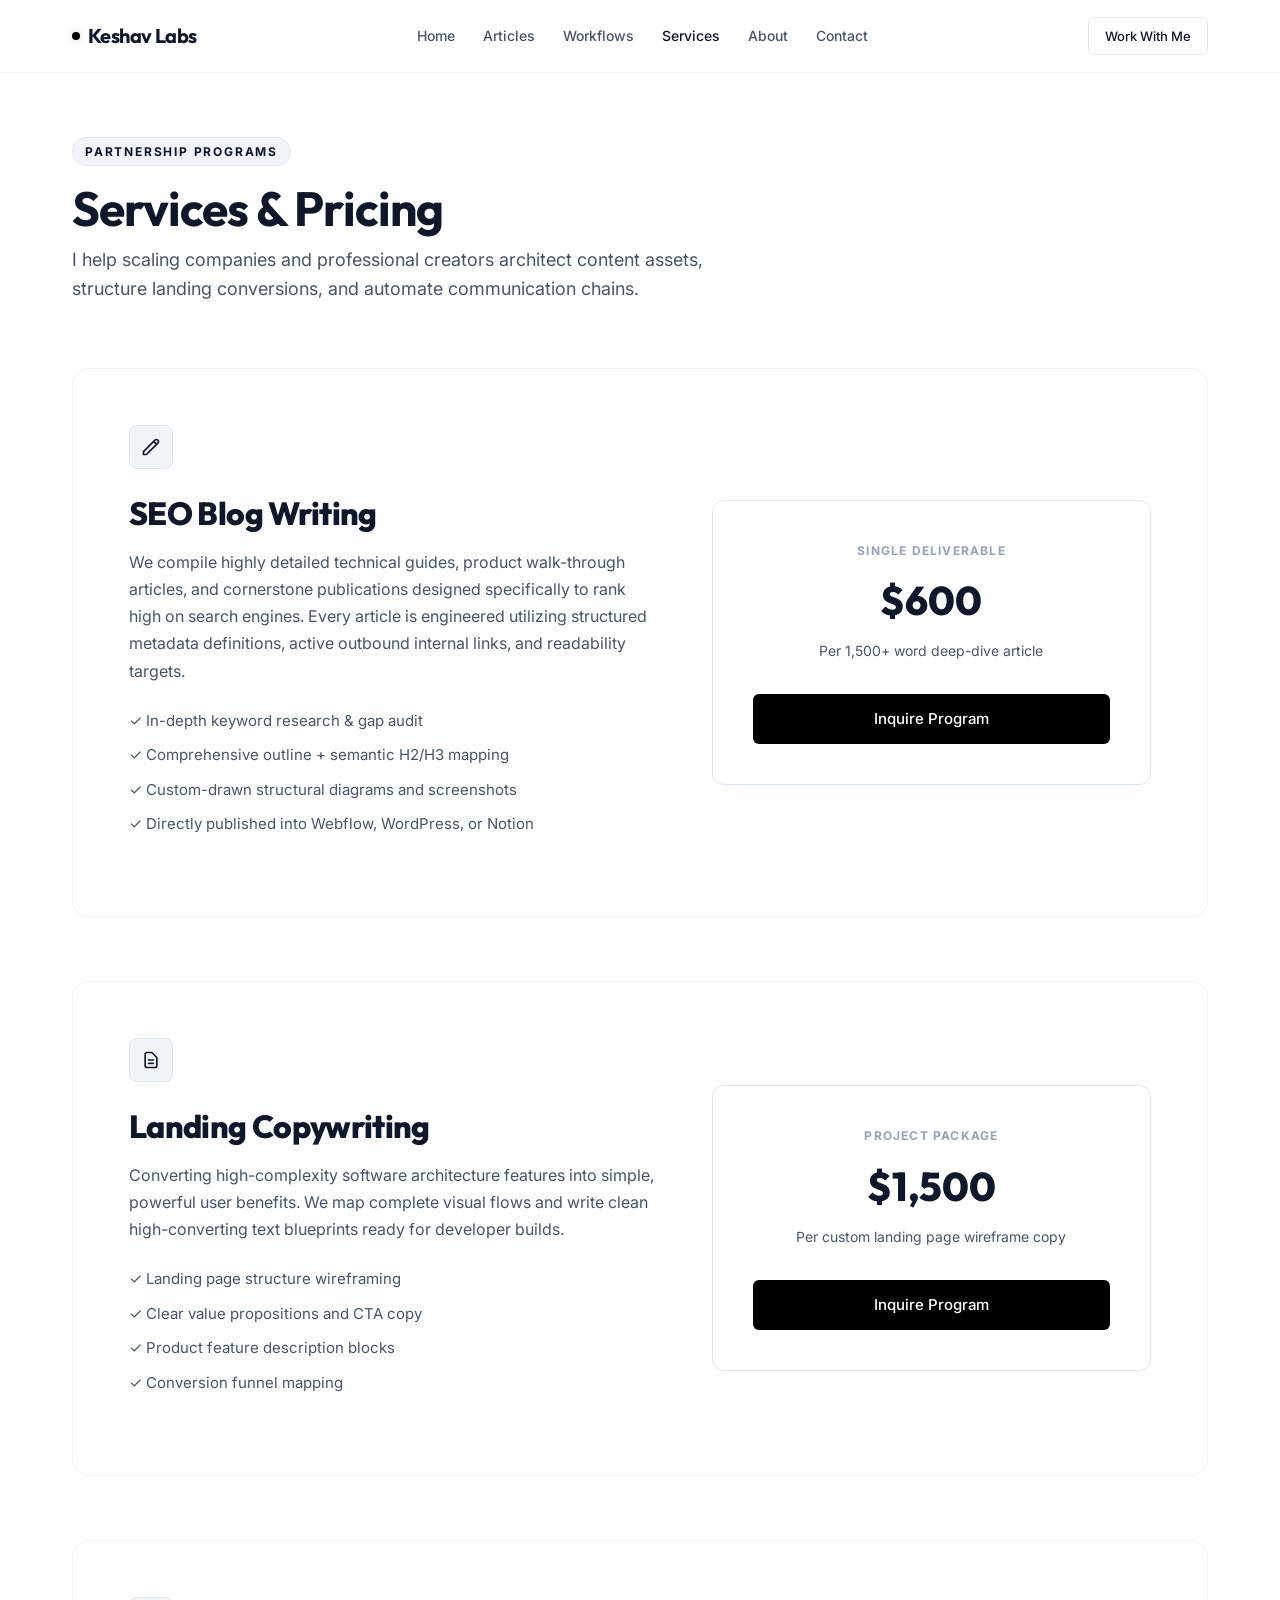
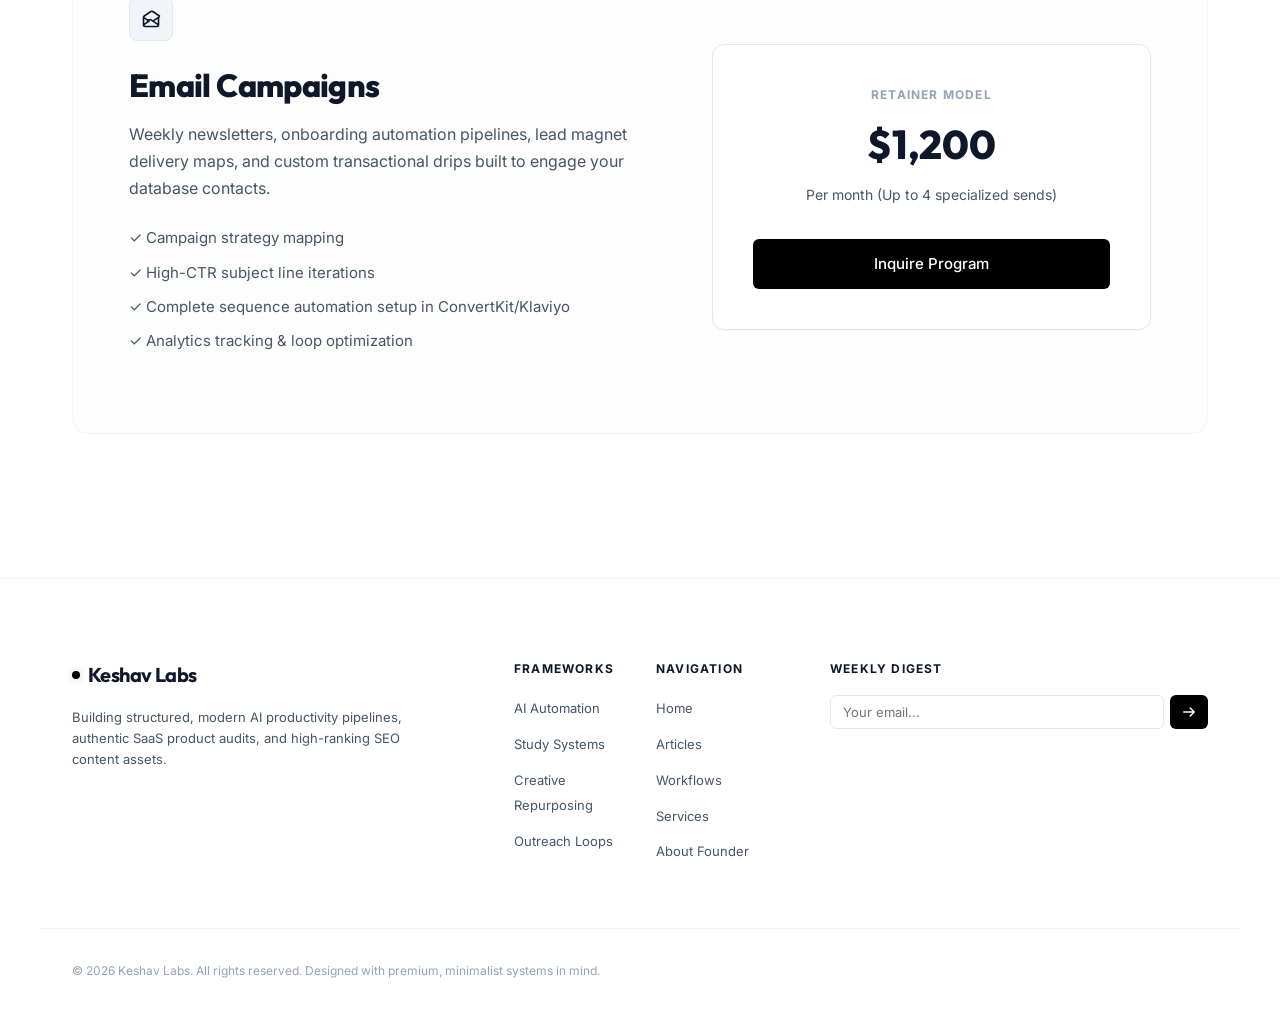
<file: services.html>
<!DOCTYPE html>
<html lang="en">
<head>
  <meta charset="UTF-8">
  <meta name="viewport" content="width=device-width, initial-scale=1.0">
  
  <title>Services & Solutions | Keshav Labs</title>
  <meta name="description" content="Unlock premium SEO content assets, high-converting product copies, weekly newsletters, and professional automation services with Keshav Labs.">
  
  <!-- Fonts -->
  <link rel="preconnect" href="https://fonts.googleapis.com">
  <link rel="preconnect" href="https://fonts.gstatic.com" crossorigin>
  <link href="https://fonts.googleapis.com/css2?family=Inter:wght@300;400;500;600;700&family=Outfit:wght@400;500;600;700;800&display=swap" rel="stylesheet">
  
  <link rel="stylesheet" href="style.css">
</head>
<body>

  <!-- HEADER -->
  <header class="header">
    <div class="scroll-progress-container">
      <div class="scroll-progress-bar"></div>
    </div>
    <div class="container nav-container">
      <a href="index.html" class="logo-link">
        <span class="logo-dot"></span>
        <span>Keshav Labs</span>
      </a>
      <nav>
        <ul class="nav-menu">
          <li><a href="index.html" class="nav-link">Home</a></li>
          <li><a href="articles.html" class="nav-link">Articles</a></li>
          <li><a href="workflows.html" class="nav-link">Workflows</a></li>
          <li><a href="services.html" class="nav-link active">Services</a></li>
          <li><a href="about.html" class="nav-link">About</a></li>
          <li><a href="contact.html" class="nav-link">Contact</a></li>
        </ul>
      </nav>
      <div class="nav-actions">
        <a href="contact.html" class="btn btn-secondary" style="padding: 0.5rem 1rem; font-size: 0.8125rem;">Work With Me</a>
      </div>
    </div>
  </header>

  <!-- MAIN SERVICES -->
  <main style="padding: 4rem 0;">
    <div class="container">
      <div class="section-title-wrapper" style="text-align: left; margin-bottom: 4rem;">
        <span class="section-tag">Partnership Programs</span>
        <h1 class="section-title" style="font-size: 3rem; margin-bottom: 0.5rem;">Services & Pricing</h1>
        <p class="section-subtitle" style="margin: 0; max-width: 650px;">I help scaling companies and professional creators architect content assets, structure landing conversions, and automate communication chains.</p>
      </div>

      <!-- Services Grid Details -->
      <div style="display: flex; flex-direction: column; gap: 4rem; margin-bottom: 5rem;">
        <!-- SEO Blog Writing -->
        <div style="display: grid; grid-template-columns: 1.2fr 1fr; gap: 3.5rem; background: var(--bg-secondary); border: 1px solid var(--border-light); padding: 3.5rem; border-radius: 16px; align-items: center;">
          <div>
            <div style="display: inline-flex; align-items: center; justify-content: center; width: 44px; height: 44px; background: var(--accent-gray); border: 1px solid var(--border-medium); border-radius: 8px; color: var(--text-primary); margin-bottom: 1.5rem;">
              <svg style="width:20px; height:20px" xmlns="http://www.w3.org/2000/svg" fill="none" viewBox="0 0 24 24" stroke="currentColor">
                <path stroke-linecap="round" stroke-linejoin="round" stroke-width="2" d="M15.232 5.232l3.536 3.536m-2.036-5.036a2.5 2.5 0 113.536 3.536L6.5 21.036H3v-3.572L16.732 3.732z" />
              </svg>
            </div>
            <h2 style="font-family:var(--font-heading); font-size:2rem; font-weight:800; color:var(--text-primary); margin-bottom: 1rem;">SEO Blog Writing</h2>
            <p style="color:var(--text-secondary); line-height: 1.7; margin-bottom: 1.5rem;">We compile highly detailed technical guides, product walk-through articles, and cornerstone publications designed specifically to rank high on search engines. Every article is engineered utilizing structured metadata definitions, active outbound internal links, and readability targets.</p>
            <ul style="list-style: none; display: flex; flex-direction: column; gap: 0.65rem; color: var(--text-secondary); font-size: 0.9375rem; margin-bottom: 1.5rem;">
              <li>✓ In-depth keyword research & gap audit</li>
              <li>✓ Comprehensive outline + semantic H2/H3 mapping</li>
              <li>✓ Custom-drawn structural diagrams and screenshots</li>
              <li>✓ Directly published into Webflow, WordPress, or Notion</li>
            </ul>
          </div>
          <div style="background:var(--bg-primary); border: 1px solid var(--border-medium); padding: 2.5rem; border-radius: 12px; text-align: center; box-shadow: var(--shadow-sm);">
            <div style="font-size: 0.75rem; text-transform: uppercase; font-weight: 700; color: var(--text-muted); letter-spacing: 0.1em; margin-bottom: 0.5rem;">Single Deliverable</div>
            <div style="font-family: var(--font-heading); font-size: 2.5rem; font-weight: 800; color: var(--text-primary); margin-bottom: 0.5rem;">$600</div>
            <div style="font-size: 0.875rem; color: var(--text-secondary); margin-bottom: 2rem;">Per 1,500+ word deep-dive article</div>
            <a href="contact.html?service=seo-writing" class="btn btn-primary" style="width: 100%;">Inquire Program</a>
          </div>
        </div>

        <!-- Landing Page Copywriting -->
        <div style="display: grid; grid-template-columns: 1.2fr 1fr; gap: 3.5rem; background: var(--bg-secondary); border: 1px solid var(--border-light); padding: 3.5rem; border-radius: 16px; align-items: center;">
          <div>
            <div style="display: inline-flex; align-items: center; justify-content: center; width: 44px; height: 44px; background: var(--accent-gray); border: 1px solid var(--border-medium); border-radius: 8px; color: var(--text-primary); margin-bottom: 1.5rem;">
              <svg style="width:20px; height:20px" xmlns="http://www.w3.org/2000/svg" fill="none" viewBox="0 0 24 24" stroke="currentColor">
                <path stroke-linecap="round" stroke-linejoin="round" stroke-width="2" d="M9 12h6m-6 4h6m2 5H7a2 2 0 01-2-2V5a2 2 0 012-2h5.586a1 1 0 01.707.293l5.414 5.414a1 1 0 01.293.707V19a2 2 0 01-2 2z" />
              </svg>
            </div>
            <h2 style="font-family:var(--font-heading); font-size:2rem; font-weight:800; color:var(--text-primary); margin-bottom: 1rem;">Landing Copywriting</h2>
            <p style="color:var(--text-secondary); line-height: 1.7; margin-bottom: 1.5rem;">Converting high-complexity software architecture features into simple, powerful user benefits. We map complete visual flows and write clean high-converting text blueprints ready for developer builds.</p>
            <ul style="list-style: none; display: flex; flex-direction: column; gap: 0.65rem; color: var(--text-secondary); font-size: 0.9375rem; margin-bottom: 1.5rem;">
              <li>✓ Landing page structure wireframing</li>
              <li>✓ Clear value propositions and CTA copy</li>
              <li>✓ Product feature description blocks</li>
              <li>✓ Conversion funnel mapping</li>
            </ul>
          </div>
          <div style="background:var(--bg-primary); border: 1px solid var(--border-medium); padding: 2.5rem; border-radius: 12px; text-align: center; box-shadow: var(--shadow-sm);">
            <div style="font-size: 0.75rem; text-transform: uppercase; font-weight: 700; color: var(--text-muted); letter-spacing: 0.1em; margin-bottom: 0.5rem;">Project Package</div>
            <div style="font-family: var(--font-heading); font-size: 2.5rem; font-weight: 800; color: var(--text-primary); margin-bottom: 0.5rem;">$1,500</div>
            <div style="font-size: 0.875rem; color: var(--text-secondary); margin-bottom: 2rem;">Per custom landing page wireframe copy</div>
            <a href="contact.html?service=landing-copy" class="btn btn-primary" style="width: 100%;">Inquire Program</a>
          </div>
        </div>

        <!-- Email Campaign Systems -->
        <div style="display: grid; grid-template-columns: 1.2fr 1fr; gap: 3.5rem; background: var(--bg-secondary); border: 1px solid var(--border-light); padding: 3.5rem; border-radius: 16px; align-items: center;">
          <div>
            <div style="display: inline-flex; align-items: center; justify-content: center; width: 44px; height: 44px; background: var(--accent-gray); border: 1px solid var(--border-medium); border-radius: 8px; color: var(--text-primary); margin-bottom: 1.5rem;">
              <svg style="width:20px; height:20px" xmlns="http://www.w3.org/2000/svg" fill="none" viewBox="0 0 24 24" stroke="currentColor">
                <path stroke-linecap="round" stroke-linejoin="round" stroke-width="2" d="M3 19v-8.93a2 2 0 01.89-1.664l8-5.333a2 2 0 012.22 0l8 5.333A2 2 0 0121 10.07V19M3 19a2 2 0 002 2h14a2 2 0 002-2M3 19l6.75-4.5M21 19l-6.75-4.5M3 10l6.75 4.5M21 10l-6.75 4.5m0 0l-2.25-1.5a2 2 0 00-2.22 0l-2.25 1.5" />
              </svg>
            </div>
            <h2 style="font-family:var(--font-heading); font-size:2rem; font-weight:800; color:var(--text-primary); margin-bottom: 1rem;">Email Campaigns</h2>
            <p style="color:var(--text-secondary); line-height: 1.7; margin-bottom: 1.5rem;">Weekly newsletters, onboarding automation pipelines, lead magnet delivery maps, and custom transactional drips built to engage your database contacts.</p>
            <ul style="list-style: none; display: flex; flex-direction: column; gap: 0.65rem; color: var(--text-secondary); font-size: 0.9375rem; margin-bottom: 1.5rem;">
              <li>✓ Campaign strategy mapping</li>
              <li>✓ High-CTR subject line iterations</li>
              <li>✓ Complete sequence automation setup in ConvertKit/Klaviyo</li>
              <li>✓ Analytics tracking & loop optimization</li>
            </ul>
          </div>
          <div style="background:var(--bg-primary); border: 1px solid var(--border-medium); padding: 2.5rem; border-radius: 12px; text-align: center; box-shadow: var(--shadow-sm);">
            <div style="font-size: 0.75rem; text-transform: uppercase; font-weight: 700; color: var(--text-muted); letter-spacing: 0.1em; margin-bottom: 0.5rem;">Retainer Model</div>
            <div style="font-family: var(--font-heading); font-size: 2.5rem; font-weight: 800; color: var(--text-primary); margin-bottom: 0.5rem;">$1,200</div>
            <div style="font-size: 0.875rem; color: var(--text-secondary); margin-bottom: 2rem;">Per month (Up to 4 specialized sends)</div>
            <a href="contact.html?service=email-marketing" class="btn btn-primary" style="width: 100%;">Inquire Program</a>
          </div>
        </div>
      </div>
    </div>
  </main>

  <!-- FOOTER -->
  <footer class="footer">
    <div class="container footer-top">
      <div class="footer-brand">
        <a href="index.html" class="logo-link">
          <span class="logo-dot"></span>
          <span>Keshav Labs</span>
        </a>
        <p class="footer-brand-desc">Building structured, modern AI productivity pipelines, authentic SaaS product audits, and high-ranking SEO content assets.</p>
      </div>
      <div class="footer-nav">
        <div class="footer-column">
          <span class="footer-col-title">Frameworks</span>
          <ul class="footer-links">
            <li><a href="articles.html" class="footer-link">AI Automation</a></li>
            <li><a href="articles.html" class="footer-link">Study Systems</a></li>
            <li><a href="articles.html" class="footer-link">Creative Repurposing</a></li>
            <li><a href="articles.html" class="footer-link">Outreach Loops</a></li>
          </ul>
        </div>
        <div class="footer-column">
          <span class="footer-col-title">Navigation</span>
          <ul class="footer-links">
            <li><a href="index.html" class="footer-link">Home</a></li>
            <li><a href="articles.html" class="footer-link">Articles</a></li>
            <li><a href="workflows.html" class="footer-link">Workflows</a></li>
            <li><a href="services.html" class="footer-link">Services</a></li>
            <li><a href="about.html" class="footer-link">About Founder</a></li>
          </ul>
        </div>
      </div>
      <div class="footer-subscribe">
        <span class="footer-col-title">Weekly Digest</span>
        <form id="keshav-footer-newsletter" class="footer-sub-form">
          <input type="email" class="footer-sub-input" placeholder="Your email..." required>
          <button type="submit" class="footer-sub-btn">
            <svg xmlns="http://www.w3.org/2000/svg" fill="none" viewBox="0 0 24 24" stroke="currentColor" style="width: 14px; height: 14px; stroke-width: 2.5px;">
              <path stroke-linecap="round" stroke-linejoin="round" d="M14 5l7 7m0 0l-7 7m7-7H3" />
            </svg>
          </button>
        </form>
      </div>
    </div>
    <div class="container footer-bottom">
      <span class="footer-copyright">© 2026 Keshav Labs. All rights reserved. Designed with premium, minimalist systems in mind.</span>
    </div>
  </footer>

  <script src="app.js"></script>
</body>
</html>
</file>
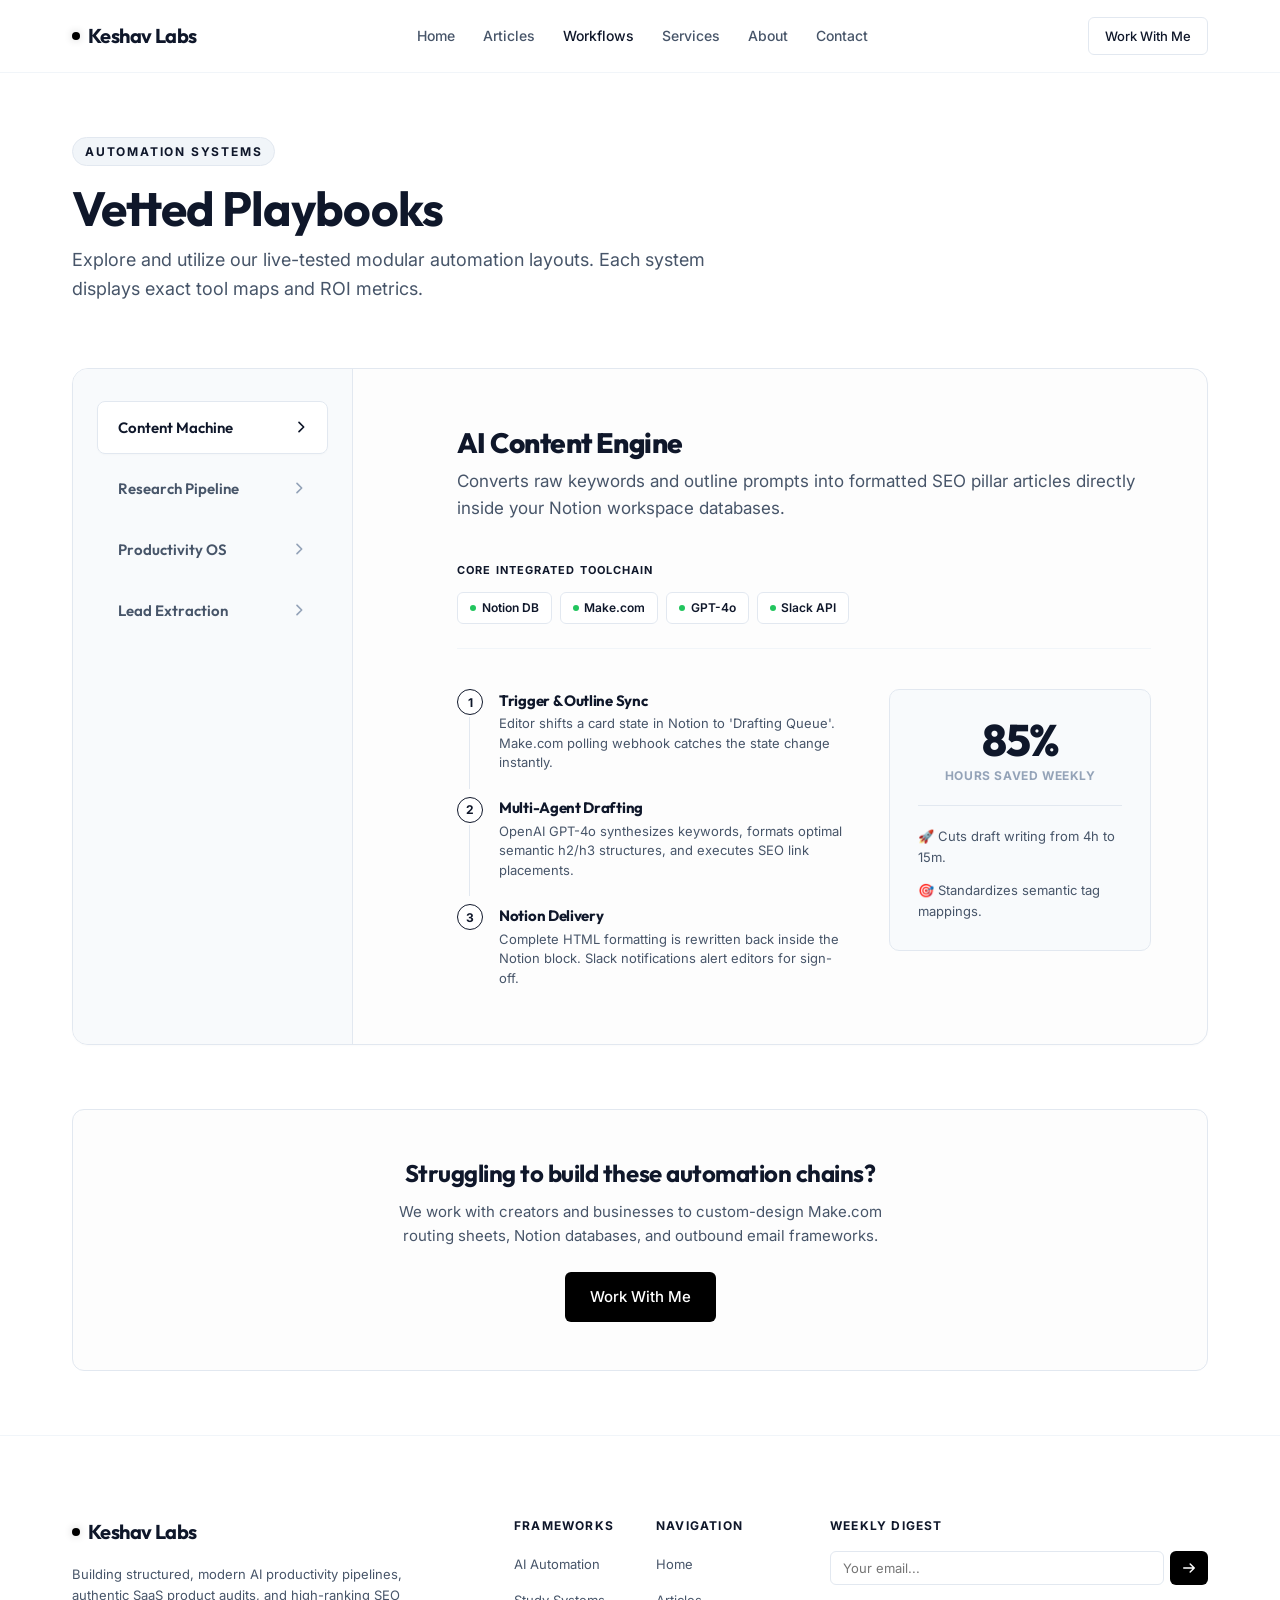
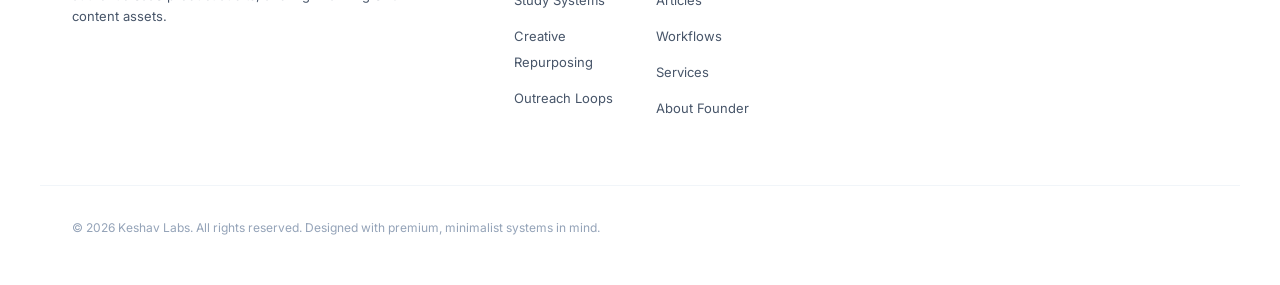
<file: workflows.html>
<!DOCTYPE html>
<html lang="en">
<head>
  <meta charset="UTF-8">
  <meta name="viewport" content="width=device-width, initial-scale=1.0">
  
  <title>Workflow Playbooks | Keshav Labs</title>
  <meta name="description" content="Access our library of step-by-step automated workflow systems, code pipelines, and integrated toolchains.">
  
  <!-- Fonts -->
  <link rel="preconnect" href="https://fonts.googleapis.com">
  <link rel="preconnect" href="https://fonts.gstatic.com" crossorigin>
  <link href="https://fonts.googleapis.com/css2?family=Inter:wght@300;400;500;600;700&family=Outfit:wght@400;500;600;700;800&display=swap" rel="stylesheet">
  
  <link rel="stylesheet" href="style.css">
</head>
<body>

  <!-- HEADER -->
  <header class="header">
    <div class="scroll-progress-container">
      <div class="scroll-progress-bar"></div>
    </div>
    <div class="container nav-container">
      <a href="index.html" class="logo-link">
        <span class="logo-dot"></span>
        <span>Keshav Labs</span>
      </a>
      <nav>
        <ul class="nav-menu">
          <li><a href="index.html" class="nav-link">Home</a></li>
          <li><a href="articles.html" class="nav-link">Articles</a></li>
          <li><a href="workflows.html" class="nav-link active">Workflows</a></li>
          <li><a href="services.html" class="nav-link">Services</a></li>
          <li><a href="about.html" class="nav-link">About</a></li>
          <li><a href="contact.html" class="nav-link">Contact</a></li>
        </ul>
      </nav>
      <div class="nav-actions">
        <a href="contact.html" class="btn btn-secondary" style="padding: 0.5rem 1rem; font-size: 0.8125rem;">Work With Me</a>
      </div>
    </div>
  </header>

  <!-- MAIN PLAYBOOK ENGINE -->
  <main style="padding: 4rem 0;">
    <div class="container">
      <div class="section-title-wrapper" style="text-align: left; margin-bottom: 4rem;">
        <span class="section-tag">Automation Systems</span>
        <h1 class="section-title" style="font-size: 3rem; margin-bottom: 0.5rem;">Vetted Playbooks</h1>
        <p class="section-subtitle" style="margin: 0; max-width: 650px;">Explore and utilize our live-tested modular automation layouts. Each system displays exact tool maps and ROI metrics.</p>
      </div>

      <!-- Live Interactive Viewer Container -->
      <div class="workflow-container" style="min-height: 520px; margin-bottom: 4rem;">
        <!-- Left Sidebar Tabs -->
        <div class="workflow-sidebar">
          <button class="workflow-tab-btn active" data-target="wf-content">
            Content Machine
            <svg class="workflow-tab-icon" xmlns="http://www.w3.org/2000/svg" fill="none" viewBox="0 0 24 24" stroke="currentColor">
              <path stroke-linecap="round" stroke-linejoin="round" stroke-width="2.5" d="M9 5l7 7-7 7" />
            </svg>
          </button>
          <button class="workflow-tab-btn" data-target="wf-research">
            Research Pipeline
            <svg class="workflow-tab-icon" xmlns="http://www.w3.org/2000/svg" fill="none" viewBox="0 0 24 24" stroke="currentColor">
              <path stroke-linecap="round" stroke-linejoin="round" stroke-width="2.5" d="M9 5l7 7-7 7" />
            </svg>
          </button>
          <button class="workflow-tab-btn" data-target="wf-productivity">
            Productivity OS
            <svg class="workflow-tab-icon" xmlns="http://www.w3.org/2000/svg" fill="none" viewBox="0 0 24 24" stroke="currentColor">
              <path stroke-linecap="round" stroke-linejoin="round" stroke-width="2.5" d="M9 5l7 7-7 7" />
            </svg>
          </button>
          <button class="workflow-tab-btn" data-target="wf-agency">
            Lead Extraction
            <svg class="workflow-tab-icon" xmlns="http://www.w3.org/2000/svg" fill="none" viewBox="0 0 24 24" stroke="currentColor">
              <path stroke-linecap="round" stroke-linejoin="round" stroke-width="2.5" d="M9 5l7 7-7 7" />
            </svg>
          </button>
        </div>

        <!-- Right Content Panels -->
        <!-- Content Machine -->
        <div id="wf-content" class="workflow-content active">
          <div class="workflow-header">
            <h3 class="workflow-title" style="margin-bottom: 0.5rem;">AI Content Engine</h3>
            <p class="workflow-desc">Converts raw keywords and outline prompts into formatted SEO pillar articles directly inside your Notion workspace databases.</p>
          </div>
          <div class="workflow-meta-box">
            <span class="meta-label">Core Integrated Toolchain</span>
            <div class="toolchain-badges">
              <span class="tool-badge"><span class="tool-badge-dot active"></span> Notion DB</span>
              <span class="tool-badge"><span class="tool-badge-dot active"></span> Make.com</span>
              <span class="tool-badge"><span class="tool-badge-dot active"></span> GPT-4o</span>
              <span class="tool-badge"><span class="tool-badge-dot active"></span> Slack API</span>
            </div>
          </div>
          <div class="workflow-steps-layout">
            <div class="steps-list">
              <div class="step-item">
                <div class="step-num-bubble">1</div>
                <div class="step-details">
                  <h4 class="step-title">Trigger & Outline Sync</h4>
                  <p class="step-text">Editor shifts a card state in Notion to 'Drafting Queue'. Make.com polling webhook catches the state change instantly.</p>
                </div>
              </div>
              <div class="step-item">
                <div class="step-num-bubble">2</div>
                <div class="step-details">
                  <h4 class="step-title">Multi-Agent Drafting</h4>
                  <p class="step-text">OpenAI GPT-4o synthesizes keywords, formats optimal semantic h2/h3 structures, and executes SEO link placements.</p>
                </div>
              </div>
              <div class="step-item">
                <div class="step-num-bubble">3</div>
                <div class="step-details">
                  <h4 class="step-title">Notion Delivery</h4>
                  <p class="step-text">Complete HTML formatting is rewritten back inside the Notion block. Slack notifications alert editors for sign-off.</p>
                </div>
              </div>
            </div>
            <div class="workflow-roi-panel">
              <div class="roi-metric-wrapper">
                <div class="roi-number">85%</div>
                <div class="roi-label">Hours Saved Weekly</div>
              </div>
              <ul class="roi-list">
                <li class="roi-list-item">🚀 Cuts draft writing from 4h to 15m.</li>
                <li class="roi-list-item">🎯 Standardizes semantic tag mappings.</li>
              </ul>
            </div>
          </div>
        </div>

        <!-- Research Pipeline -->
        <div id="wf-research" class="workflow-content">
          <div class="workflow-header">
            <h3 class="workflow-title" style="margin-bottom: 0.5rem;">Academic Research Pipeline</h3>
            <p class="workflow-desc">Ingests massive PDF files, enriches concepts, extracts core arguments, and builds Anki spaced recall card blocks.</p>
          </div>
          <div class="workflow-meta-box">
            <span class="meta-label">Core Integrated Toolchain</span>
            <div class="toolchain-badges">
              <span class="tool-badge"><span class="tool-badge-dot active"></span> Zotero</span>
              <span class="tool-badge"><span class="tool-badge-dot active"></span> PDF Parser</span>
              <span class="tool-badge"><span class="tool-badge-dot active"></span> Claude 3.5 Sonnet</span>
              <span class="tool-badge"><span class="tool-badge-dot active"></span> Anki Sync API</span>
            </div>
          </div>
          <div class="workflow-steps-layout">
            <div class="steps-list">
              <div class="step-item">
                <div class="step-num-bubble">1</div>
                <div class="step-details">
                  <h4 class="step-title">Zotero PDF Sync</h4>
                  <p class="step-text">Dropping research text in a Zotero collection triggers automatic background text scraping parsing hooks.</p>
                </div>
              </div>
              <div class="step-item">
                <div class="step-num-bubble">2</div>
                <div class="step-details">
                  <h4 class="step-title">AI Argument Mapping</h4>
                  <p class="step-text">Claude Sonnet analyses research methodologies, structures semantic outlines, and maps index definitions.</p>
                </div>
              </div>
              <div class="step-item">
                <div class="step-num-bubble">3</div>
                <div class="step-details">
                  <h4 class="step-title">Anki Flashcard Push</h4>
                  <p class="step-text">Structured semantic question and answers units are output directly into active recall apps.</p>
                </div>
              </div>
            </div>
            <div class="workflow-roi-panel">
              <div class="roi-metric-wrapper">
                <div class="roi-number">4x</div>
                <div class="roi-label">Reading Speed</div>
              </div>
              <ul class="roi-list">
                <li class="roi-list-item">⚡ Highlights key data summaries in seconds.</li>
                <li class="roi-list-item">🧠 Locks academic assets into long-term recall.</li>
              </ul>
            </div>
          </div>
        </div>

        <!-- Productivity OS -->
        <div id="wf-productivity" class="workflow-content">
          <div class="workflow-header">
            <h3 class="workflow-title" style="margin-bottom: 0.5rem;">Productivity Workspace OS</h3>
            <p class="workflow-desc">Aggregates slack alerts, mailbox items, calendar blocks, and client files into single focused Notion boards.</p>
          </div>
          <div class="workflow-meta-box">
            <span class="meta-label">Core Integrated Toolchain</span>
            <div class="toolchain-badges">
              <span class="tool-badge"><span class="tool-badge-dot active"></span> GCalendar</span>
              <span class="tool-badge"><span class="tool-badge-dot active"></span> Notion DB</span>
              <span class="tool-badge"><span class="tool-badge-dot active"></span> Todoist</span>
              <span class="tool-badge"><span class="tool-badge-dot active"></span> Webhooks</span>
            </div>
          </div>
          <div class="workflow-steps-layout">
            <div class="steps-list">
              <div class="step-item">
                <div class="step-num-bubble">1</div>
                <div class="step-details">
                  <h4 class="step-title">Unified Inbox Sync</h4>
                  <p class="step-text">All incoming messages marked 'Action Required' in GMail, Slack, or WhatsApp trigger task captures.</p>
                </div>
              </div>
              <div class="step-item">
                <div class="step-num-bubble">2</div>
                <div class="step-details">
                  <h4 class="step-title">Temporal Booking</h4>
                  <p class="step-text">Tasks are mapped, auto-priority tagged, and time-block reserved in your Google Calendar database.</p>
                </div>
              </div>
              <div class="step-item">
                <div class="step-num-bubble">3</div>
                <div class="step-details">
                  <h4 class="step-title">Focused Execution</h4>
                  <p class="step-text">Unified workspace page refreshes every morning displaying your calendar, resources, and task cards.</p>
                </div>
              </div>
            </div>
            <div class="workflow-roi-panel">
              <div class="roi-metric-wrapper">
                <div class="roi-number">100%</div>
                <div class="roi-label">Task Captures</div>
              </div>
              <ul class="roi-list">
                <li class="roi-list-item">🎯 Zero missed customer outreach threads.</li>
                <li class="roi-list-item">🧠 Reduces task switching mental overhead.</li>
              </ul>
            </div>
          </div>
        </div>

        <!-- Lead Extraction -->
        <div id="wf-agency" class="workflow-content">
          <div class="workflow-header">
            <h3 class="workflow-title" style="margin-bottom: 0.5rem;">Agency Outbound Machine</h3>
            <p class="workflow-desc">Loops database scraping commands, enriches coordinates using AI agents, and creates personalized emails inside Instantly campaign folders.</p>
          </div>
          <div class="workflow-meta-box">
            <span class="meta-label">Core Integrated Toolchain</span>
            <div class="toolchain-badges">
              <span class="tool-badge"><span class="tool-badge-dot active"></span> Apollo API</span>
              <span class="tool-badge"><span class="tool-badge-dot active"></span> Clay.com</span>
              <span class="tool-badge"><span class="tool-badge-dot active"></span> GPT-4o</span>
              <span class="tool-badge"><span class="tool-badge-dot active"></span> Instantly API</span>
            </div>
          </div>
          <div class="workflow-steps-layout">
            <div class="steps-list">
              <div class="step-item">
                <div class="step-num-bubble">1</div>
                <div class="step-details">
                  <h4 class="step-title">Extract Targets</h4>
                  <p class="step-text">Automated database query export runs weekly targeting prospects fitting corporate criteria.</p>
                </div>
              </div>
              <div class="step-item">
                <div class="step-num-bubble">2</div>
                <div class="step-details">
                  <h4 class="step-title">Semantic Enrichment</h4>
                  <p class="step-text">Clay enriches coordinates, scrubs LinkedIn posts, and extracts real active job requirements.</p>
                </div>
              </div>
              <div class="step-item">
                <div class="step-num-bubble">3</div>
                <div class="step-details">
                  <h4 class="step-title">Queue Campaign</h4>
                  <p class="step-text">Tailored email pitches referencing actual team hiring targets are queued inside outreach systems.</p>
                </div>
              </div>
            </div>
            <div class="workflow-roi-panel">
              <div class="roi-metric-wrapper">
                <div class="roi-number">3.2x</div>
                <div class="roi-label">Campaign Opens</div>
              </div>
              <ul class="roi-list">
                <li class="roi-list-item">✉️ Replaces generic spam with enriched personalization.</li>
                <li class="roi-list-item">🤖 Runs completely hands-off outbound loops.</li>
              </ul>
            </div>
          </div>
        </div>
      </div>

      <!-- Standalone Callout to Services -->
      <div style="background:var(--bg-secondary); border:1px solid var(--border-medium); border-radius:12px; padding:3rem; text-align:center;">
        <h4 style="font-family:var(--font-heading); font-size:1.5rem; font-weight:700; color:var(--text-primary); margin-bottom:0.75rem;">Struggling to build these automation chains?</h4>
        <p style="color:var(--text-secondary); max-width:520px; margin:0 auto 1.5rem auto; font-size:0.9375rem;">We work with creators and businesses to custom-design Make.com routing sheets, Notion databases, and outbound email frameworks.</p>
        <a href="services.html" class="btn btn-primary">Work With Me</a>
      </div>
    </div>
  </main>

  <!-- FOOTER -->
  <footer class="footer">
    <div class="container footer-top">
      <div class="footer-brand">
        <a href="index.html" class="logo-link">
          <span class="logo-dot"></span>
          <span>Keshav Labs</span>
        </a>
        <p class="footer-brand-desc">Building structured, modern AI productivity pipelines, authentic SaaS product audits, and high-ranking SEO content assets.</p>
      </div>
      
      <div class="footer-nav">
        <div class="footer-column">
          <span class="footer-col-title">Frameworks</span>
          <ul class="footer-links">
            <li><a href="articles.html" class="footer-link">AI Automation</a></li>
            <li><a href="articles.html" class="footer-link">Study Systems</a></li>
            <li><a href="articles.html" class="footer-link">Creative Repurposing</a></li>
            <li><a href="articles.html" class="footer-link">Outreach Loops</a></li>
          </ul>
        </div>
        <div class="footer-column">
          <span class="footer-col-title">Navigation</span>
          <ul class="footer-links">
            <li><a href="index.html" class="footer-link">Home</a></li>
            <li><a href="articles.html" class="footer-link">Articles</a></li>
            <li><a href="workflows.html" class="footer-link">Workflows</a></li>
            <li><a href="services.html" class="footer-link">Services</a></li>
            <li><a href="about.html" class="footer-link">About Founder</a></li>
          </ul>
        </div>
      </div>
      
      <div class="footer-subscribe">
        <span class="footer-col-title">Weekly Digest</span>
        <form id="keshav-footer-newsletter" class="footer-sub-form">
          <input type="email" class="footer-sub-input" placeholder="Your email..." required>
          <button type="submit" class="footer-sub-btn">
            <svg xmlns="http://www.w3.org/2000/svg" fill="none" viewBox="0 0 24 24" stroke="currentColor" style="width: 14px; height: 14px; stroke-width: 2.5px;">
              <path stroke-linecap="round" stroke-linejoin="round" d="M14 5l7 7m0 0l-7 7m7-7H3" />
            </svg>
          </button>
        </form>
      </div>
    </div>
    <div class="container footer-bottom">
      <span class="footer-copyright">© 2026 Keshav Labs. All rights reserved. Designed with premium, minimalist systems in mind.</span>
    </div>
  </footer>

  <script src="app.js"></script>
</body>
</html>
</file>
<file: style.css>
/* ==========================================================================
   KESHAV LABS - PREMIUM MINIMALIST DESIGN SYSTEM (STYLE.CSS)
   Inspired by Linear, Notion, and Medium. Light mode only, high readability.
   ========================================================================== */

/* 1. CSS VARIABLES & SYSTEM TOKENS */
:root {
  /* Color Palette (Slate & Neutral Tones) */
  --bg-primary: #ffffff;
  --bg-secondary: #fdfdfd;
  --bg-accent: #f8fafc;
  --bg-card: #ffffff;
  --border-light: #f1f5f9;
  --border-medium: #e2e8f0;
  --border-focus: #0f172a;
  
  --text-primary: #0f172a;     /* Deep slate for high contrast titles */
  --text-secondary: #475569;   /* Muted slate for comfortable reading body */
  --text-muted: #94a3b8;       /* Very light gray for metadata */
  
  --accent-dark: #000000;      /* Minimal pure black buttons */
  --accent-gray: #f1f5f9;      /* Minimal button alternate gray backgrounds */
  --accent-hover: #1e293b;     /* Button hover states */
  
  /* Fonts */
  --font-heading: 'Outfit', 'Inter', -apple-system, BlinkMacSystemFont, "Segoe UI", Roboto, sans-serif;
  --font-body: 'Inter', -apple-system, BlinkMacSystemFont, "Segoe UI", Roboto, sans-serif;
  
  /* Layout Spacing */
  --container-max: 1200px;
  --content-max-readable: 680px; /* Optimal reading column width */
  --section-padding: 6.5rem 2rem;
  --section-padding-mobile: 4rem 1.25rem;
  
  /* Transitions */
  --transition-smooth: all 0.2s cubic-bezier(0.16, 1, 0.3, 1);
  --transition-card: transform 0.3s cubic-bezier(0.16, 1, 0.3, 1), border-color 0.3s ease, box-shadow 0.3s ease;
  
  /* Shadows */
  --shadow-sm: 0 1px 2px 0 rgba(0, 0, 0, 0.02);
  --shadow-md: 0 4px 6px -1px rgba(0, 0, 0, 0.03), 0 2px 4px -2px rgba(0, 0, 0, 0.02);
  --shadow-lg: 0 10px 15px -3px rgba(0, 0, 0, 0.04), 0 4px 6px -4px rgba(0, 0, 0, 0.02);
  --shadow-premium: 0 20px 40px -15px rgba(0, 0, 0, 0.05);
}

/* 2. BASE STYLES & RESET */
* {
  box-sizing: border-box;
  margin: 0;
  padding: 0;
}

html {
  scroll-behavior: smooth;
  font-size: 16px;
  -webkit-font-smoothing: antialiased;
  -moz-osx-font-smoothing: grayscale;
}

body {
  background-color: var(--bg-primary);
  color: var(--text-secondary);
  font-family: var(--font-body);
  line-height: 1.6;
  overflow-x: hidden;
}

h1, h2, h3, h4, h5, h6 {
  font-family: var(--font-heading);
  color: var(--text-primary);
  font-weight: 600;
  letter-spacing: -0.02em;
  line-height: 1.25;
}

a {
  color: inherit;
  text-decoration: none;
  transition: var(--transition-smooth);
}

input, textarea, select, button {
  font-family: inherit;
  font-size: inherit;
  outline: none;
}

/* Scrollbar Customization */
::-webkit-scrollbar {
  width: 8px;
}
::-webkit-scrollbar-track {
  background: var(--bg-primary);
}
::-webkit-scrollbar-thumb {
  background: var(--border-medium);
  border-radius: 4px;
}
::-webkit-scrollbar-thumb:hover {
  background: var(--text-muted);
}

/* 3. REUSABLE UTILITIES */
.container {
  max-width: var(--container-max);
  margin: 0 auto;
  padding: 0 2rem;
  width: 100%;
}

.container-readable {
  max-width: var(--content-max-readable);
  margin: 0 auto;
  padding: 0 1.5rem;
}

.section-title-wrapper {
  margin-bottom: 3.5rem;
  text-align: center;
}

.section-tag {
  font-size: 0.75rem;
  text-transform: uppercase;
  letter-spacing: 0.15em;
  color: var(--text-primary);
  font-weight: 700;
  display: inline-block;
  margin-bottom: 0.75rem;
  background: var(--accent-gray);
  padding: 0.25rem 0.75rem;
  border-radius: 100px;
  border: 1px solid var(--border-medium);
}

.section-title {
  font-size: 2.25rem;
  margin-bottom: 1rem;
  font-weight: 700;
}

.section-subtitle {
  font-size: 1.125rem;
  color: var(--text-secondary);
  max-width: 600px;
  margin: 0 auto;
}

/* Buttons */
.btn {
  display: inline-flex;
  align-items: center;
  justify-content: center;
  padding: 0.75rem 1.5rem;
  border-radius: 6px;
  font-weight: 500;
  font-size: 0.9375rem;
  cursor: pointer;
  transition: var(--transition-smooth);
  gap: 0.5rem;
  border: 1px solid transparent;
}

.btn-primary {
  background-color: var(--accent-dark);
  color: var(--bg-primary);
}

.btn-primary:hover {
  background-color: var(--accent-hover);
  transform: translateY(-1px);
}

.btn-secondary {
  background-color: var(--bg-primary);
  color: var(--text-primary);
  border-color: var(--border-medium);
}

.btn-secondary:hover {
  background-color: var(--accent-gray);
  border-color: var(--text-primary);
  transform: translateY(-1px);
}

.btn-icon {
  width: 16px;
  height: 16px;
  stroke-width: 2px;
}

/* 4. HEADER & STICKY NAVIGATION */
.header {
  position: sticky;
  top: 0;
  z-index: 100;
  background: rgba(255, 255, 255, 0.85);
  backdrop-filter: blur(12px);
  -webkit-backdrop-filter: blur(12px);
  border-bottom: 1px solid var(--border-light);
  transition: var(--transition-smooth);
}

/* Reading Progress Bar */
.scroll-progress-container {
  position: absolute;
  bottom: 0;
  left: 0;
  width: 100%;
  height: 2px;
  background: transparent;
}

.scroll-progress-bar {
  height: 100%;
  width: 0%;
  background: var(--text-primary);
  transition: width 0.1s ease-out;
}

.nav-container {
  display: flex;
  align-items: center;
  justify-content: space-between;
  height: 4.5rem;
}

.logo-link {
  display: flex;
  align-items: center;
  gap: 0.5rem;
  font-family: var(--font-heading);
  font-weight: 700;
  font-size: 1.25rem;
  color: var(--text-primary);
  letter-spacing: -0.03em;
}

.logo-dot {
  width: 8px;
  height: 8px;
  background: var(--accent-dark);
  border-radius: 50%;
  display: inline-block;
  box-shadow: 0 0 8px rgba(0, 0, 0, 0.2);
}

.nav-menu {
  display: flex;
  align-items: center;
  gap: 1.75rem;
  list-style: none;
}

.nav-link {
  font-size: 0.875rem;
  font-weight: 500;
  color: var(--text-secondary);
}

.nav-link:hover, .nav-link.active {
  color: var(--text-primary);
}

.nav-actions {
  display: flex;
  align-items: center;
  gap: 1rem;
}

/* Mobile Toggle */
.mobile-nav-toggle {
  display: none;
  background: none;
  border: none;
  cursor: pointer;
  padding: 0.5rem;
  color: var(--text-primary);
}

/* 5. HERO SECTION */
.hero-section {
  padding: 8rem 0 6rem 0;
  text-align: center;
  position: relative;
  overflow: hidden;
  background: radial-gradient(circle at center, rgba(248, 250, 252, 0.6) 0%, rgba(255, 255, 255, 0) 70%);
}

.hero-content {
  max-width: 820px;
  margin: 0 auto;
}

.hero-tagline {
  font-size: 0.75rem;
  text-transform: uppercase;
  letter-spacing: 0.2em;
  color: var(--text-primary);
  font-weight: 700;
  margin-bottom: 1.5rem;
  display: inline-flex;
  align-items: center;
  gap: 0.5rem;
  border: 1px solid var(--border-medium);
  padding: 0.35rem 0.85rem;
  border-radius: 100px;
  background: var(--bg-primary);
  box-shadow: var(--shadow-sm);
}

.hero-headline {
  font-size: 3.5rem;
  font-weight: 800;
  letter-spacing: -0.04em;
  color: var(--text-primary);
  line-height: 1.15;
  margin-bottom: 1.5rem;
  animation: fadeInUp 0.8s cubic-bezier(0.16, 1, 0.3, 1) forwards;
}

.hero-subheadline {
  font-size: 1.25rem;
  color: var(--text-secondary);
  line-height: 1.6;
  margin-bottom: 2.5rem;
  max-width: 680px;
  margin-left: auto;
  margin-right: auto;
  font-weight: 400;
  animation: fadeInUp 0.8s cubic-bezier(0.16, 1, 0.3, 1) 0.1s forwards;
}

.hero-ctas {
  display: flex;
  justify-content: center;
  gap: 1rem;
  margin-bottom: 3.5rem;
  animation: fadeInUp 0.8s cubic-bezier(0.16, 1, 0.3, 1) 0.2s forwards;
}

/* CSS-drawn Hero Visual Element */
.hero-visual {
  max-width: 800px;
  margin: 0 auto;
  border: 1px solid var(--border-medium);
  border-radius: 12px;
  background: var(--bg-primary);
  box-shadow: var(--shadow-lg), var(--shadow-premium);
  overflow: hidden;
  animation: fadeInUp 1s cubic-bezier(0.16, 1, 0.3, 1) 0.3s forwards;
}

.visual-header {
  height: 40px;
  background: var(--accent-gray);
  border-bottom: 1px solid var(--border-medium);
  display: flex;
  align-items: center;
  padding: 0 1rem;
  gap: 0.35rem;
}

.dot {
  width: 10px;
  height: 10px;
  border-radius: 50%;
}
.dot-red { background: #ff5f56; }
.dot-yellow { background: #ffbd2e; }
.dot-green { background: #27c93f; }

.visual-title {
  margin-left: auto;
  margin-right: auto;
  font-size: 0.75rem;
  font-family: var(--font-body);
  color: var(--text-secondary);
  letter-spacing: 0.05em;
  font-weight: 500;
}

.visual-body {
  padding: 2.5rem;
  display: grid;
  grid-template-columns: 240px 1fr;
  gap: 2rem;
  text-align: left;
  min-height: 280px;
  background: var(--bg-primary);
}

.visual-sidebar {
  border-right: 1px solid var(--border-light);
  padding-right: 1.5rem;
}

.sidebar-item {
  height: 32px;
  background: var(--bg-secondary);
  border: 1px solid var(--border-light);
  margin-bottom: 0.75rem;
  border-radius: 6px;
  display: flex;
  align-items: center;
  padding: 0 0.75rem;
  font-size: 0.75rem;
  font-weight: 500;
  color: var(--text-secondary);
}

.sidebar-item.active {
  background: var(--text-primary);
  color: var(--bg-primary);
  border-color: var(--text-primary);
}

.visual-canvas {
  display: flex;
  flex-direction: column;
  justify-content: center;
}

.canvas-block {
  height: 16px;
  background: var(--accent-gray);
  margin-bottom: 0.75rem;
  border-radius: 4px;
}

.canvas-block-half {
  width: 60%;
}

.canvas-block-third {
  width: 40%;
}

.canvas-flow {
  display: flex;
  align-items: center;
  gap: 1rem;
  margin-top: 1.5rem;
}

.flow-node {
  background: var(--bg-secondary);
  border: 1px dashed var(--border-medium);
  padding: 0.5rem 1rem;
  border-radius: 8px;
  font-size: 0.75rem;
  font-weight: 600;
  color: var(--text-primary);
}

.flow-arrow {
  font-size: 0.875rem;
  color: var(--text-muted);
}

/* 6. TRUST BAR */
.trust-bar {
  border-top: 1px solid var(--border-light);
  border-bottom: 1px solid var(--border-light);
  padding: 2rem 0;
  background: var(--bg-secondary);
}

.trust-items {
  display: flex;
  justify-content: space-between;
  align-items: center;
  flex-wrap: wrap;
  gap: 1.5rem;
}

.trust-item {
  display: flex;
  align-items: center;
  gap: 0.5rem;
  font-size: 0.875rem;
  font-weight: 600;
  color: var(--text-secondary);
  letter-spacing: 0.05em;
  opacity: 0.8;
  transition: var(--transition-smooth);
}

.trust-item:hover {
  opacity: 1;
  color: var(--text-primary);
}

.trust-icon {
  width: 14px;
  height: 14px;
  color: var(--text-primary);
}

/* 7. FEATURED CATEGORIES */
.categories-section {
  padding: var(--section-padding);
  background: var(--bg-primary);
}

.categories-grid {
  display: grid;
  grid-template-columns: repeat(3, 1fr);
  gap: 2rem;
}

.category-card {
  background: var(--bg-card);
  border: 1px solid var(--border-light);
  border-radius: 12px;
  padding: 2.5rem 2rem;
  transition: var(--transition-card);
  display: flex;
  flex-direction: column;
  position: relative;
  overflow: hidden;
  cursor: pointer;
}

.category-card::after {
  content: '';
  position: absolute;
  top: 0;
  left: 0;
  width: 100%;
  height: 3px;
  background: var(--accent-dark);
  opacity: 0;
  transition: var(--transition-smooth);
}

.category-card:hover {
  transform: translateY(-4px);
  border-color: var(--border-medium);
  box-shadow: var(--shadow-lg);
}

.category-card:hover::after {
  opacity: 1;
}

.category-icon-wrapper {
  width: 48px;
  height: 48px;
  background: var(--accent-gray);
  border-radius: 8px;
  display: flex;
  align-items: center;
  justify-content: center;
  margin-bottom: 1.5rem;
  color: var(--text-primary);
  border: 1px solid var(--border-light);
  transition: var(--transition-smooth);
}

.category-card:hover .category-icon-wrapper {
  background: var(--text-primary);
  color: var(--bg-primary);
}

.category-icon {
  width: 22px;
  height: 22px;
}

.category-title {
  font-size: 1.25rem;
  margin-bottom: 0.75rem;
  font-weight: 700;
}

.category-desc {
  font-size: 0.875rem;
  color: var(--text-secondary);
  line-height: 1.6;
  margin-bottom: 2rem;
  flex-grow: 1;
}

.category-btn {
  font-size: 0.8125rem;
  font-weight: 600;
  color: var(--text-primary);
  display: inline-flex;
  align-items: center;
  gap: 0.35rem;
}

.category-btn .btn-icon {
  transition: transform 0.2s ease;
}

.category-card:hover .category-btn .btn-icon {
  transform: translateX(3px);
}

/* 8. FEATURED BLOG POSTS & FILTERING */
.blog-section {
  padding: var(--section-padding);
  background: var(--bg-secondary);
  border-top: 1px solid var(--border-light);
  border-bottom: 1px solid var(--border-light);
}

.blog-controls {
  display: flex;
  flex-direction: column;
  gap: 1.5rem;
  margin-bottom: 3rem;
  align-items: center;
}

.search-wrapper {
  position: relative;
  width: 100%;
  max-width: 480px;
}

.search-input {
  width: 100%;
  padding: 0.75rem 1rem 0.75rem 2.75rem;
  border-radius: 100px;
  border: 1px solid var(--border-medium);
  background: var(--bg-primary);
  font-size: 0.875rem;
  color: var(--text-primary);
  transition: var(--transition-smooth);
}

.search-input:focus {
  border-color: var(--border-focus);
  box-shadow: 0 0 0 3px rgba(15, 23, 42, 0.05);
}

.search-icon {
  position: absolute;
  left: 1rem;
  top: 50%;
  transform: translateY(-50%);
  width: 16px;
  height: 16px;
  color: var(--text-muted);
  pointer-events: none;
}

.blog-filters {
  display: flex;
  justify-content: center;
  align-items: center;
  flex-wrap: wrap;
  gap: 0.5rem;
}

.filter-btn {
  background: var(--bg-primary);
  border: 1px solid var(--border-light);
  padding: 0.45rem 1rem;
  border-radius: 100px;
  font-size: 0.8125rem;
  font-weight: 500;
  cursor: pointer;
  color: var(--text-secondary);
  display: flex;
  align-items: center;
  gap: 0.35rem;
  transition: var(--transition-smooth);
}

.filter-btn:hover {
  border-color: var(--border-medium);
  color: var(--text-primary);
}

.filter-btn.active {
  background: var(--text-primary);
  color: var(--bg-primary);
  border-color: var(--text-primary);
}

.filter-count {
  font-size: 0.6875rem;
  background: rgba(15, 23, 42, 0.08);
  padding: 0.05rem 0.35rem;
  border-radius: 100px;
  font-weight: 600;
}

.filter-btn.active .filter-count {
  background: rgba(255, 255, 255, 0.2);
}

/* Pillar Cornerstone Post Spotlight */
.cornerstone-post {
  display: grid;
  grid-template-columns: 1.2fr 1fr;
  background: var(--bg-card);
  border: 1px solid var(--border-light);
  border-radius: 16px;
  overflow: hidden;
  margin-bottom: 3.5rem;
  transition: var(--transition-card);
  box-shadow: var(--shadow-sm);
  cursor: pointer;
}

.cornerstone-post:hover {
  border-color: var(--border-medium);
  box-shadow: var(--shadow-premium);
}

.cornerstone-image-wrapper {
  overflow: hidden;
  position: relative;
  min-height: 380px;
  background: #fafafa;
}

.cornerstone-img {
  width: 100%;
  height: 100%;
  object-fit: cover;
  transition: transform 0.5s cubic-bezier(0.16, 1, 0.3, 1);
}

.cornerstone-post:hover .cornerstone-img {
  transform: scale(1.02);
}

.cornerstone-content {
  padding: 3.5rem 3rem;
  display: flex;
  flex-direction: column;
  justify-content: center;
}

.post-meta-line {
  display: flex;
  align-items: center;
  gap: 0.75rem;
  font-size: 0.75rem;
  font-weight: 600;
  color: var(--text-muted);
  margin-bottom: 1.25rem;
}

.post-cat-badge {
  background: var(--accent-gray);
  color: var(--text-primary);
  padding: 0.2rem 0.6rem;
  border-radius: 4px;
  text-transform: uppercase;
  letter-spacing: 0.05em;
  font-size: 0.6875rem;
  border: 1px solid var(--border-light);
}

.cornerstone-title {
  font-size: 2rem;
  margin-bottom: 1rem;
  font-weight: 800;
  line-height: 1.2;
}

.cornerstone-excerpt {
  font-size: 1rem;
  color: var(--text-secondary);
  line-height: 1.6;
  margin-bottom: 2rem;
}

.author-block {
  display: flex;
  align-items: center;
  gap: 0.75rem;
  margin-top: auto;
  border-top: 1px solid var(--border-light);
  padding-top: 1.5rem;
}

.author-avatar {
  width: 36px;
  height: 36px;
  border-radius: 50%;
  object-fit: cover;
  border: 1px solid var(--border-medium);
}

.author-info {
  display: flex;
  flex-direction: column;
}

.author-name {
  font-size: 0.8125rem;
  font-weight: 600;
  color: var(--text-primary);
}

.post-date {
  font-size: 0.75rem;
  color: var(--text-muted);
}

/* Regular Blog Grid */
.blog-grid {
  display: grid;
  grid-template-columns: repeat(3, 1fr);
  gap: 2rem;
}

.blog-card {
  background: var(--bg-card);
  border: 1px solid var(--border-light);
  border-radius: 12px;
  overflow: hidden;
  transition: var(--transition-card);
  display: flex;
  flex-direction: column;
  box-shadow: var(--shadow-sm);
  cursor: pointer;
}

.blog-card:hover {
  transform: translateY(-4px);
  border-color: var(--border-medium);
  box-shadow: var(--shadow-lg);
}

.blog-image-wrapper {
  height: 200px;
  overflow: hidden;
  position: relative;
  background: #fafafa;
}

.blog-img {
  width: 100%;
  height: 100%;
  object-fit: cover;
  transition: transform 0.5s cubic-bezier(0.16, 1, 0.3, 1);
}

.blog-card:hover .blog-img {
  transform: scale(1.02);
}

.blog-content {
  padding: 1.75rem;
  display: flex;
  flex-direction: column;
  flex-grow: 1;
}

.blog-title {
  font-size: 1.125rem;
  margin-bottom: 0.75rem;
  font-weight: 700;
  line-height: 1.35;
  color: var(--text-primary);
}

.blog-excerpt {
  font-size: 0.875rem;
  color: var(--text-secondary);
  line-height: 1.6;
  margin-bottom: 1.5rem;
  flex-grow: 1;
}

.blog-btn {
  font-size: 0.8125rem;
  font-weight: 600;
  color: var(--text-primary);
  display: inline-flex;
  align-items: center;
  gap: 0.35rem;
  border-top: 1px solid var(--border-light);
  padding-top: 1rem;
  margin-top: auto;
}

.blog-btn .btn-icon {
  transition: transform 0.2s ease;
}

.blog-card:hover .blog-btn .btn-icon {
  transform: translateX(3px);
}

/* In-Feed Native CTA Section */
.infeed-cta {
  grid-column: span 3;
  background: var(--text-primary);
  color: var(--bg-primary);
  border-radius: 12px;
  padding: 3rem 4rem;
  margin: 1.5rem 0;
  display: flex;
  align-items: center;
  justify-content: space-between;
  gap: 2rem;
  box-shadow: var(--shadow-lg);
  position: relative;
  overflow: hidden;
}

.infeed-cta::before {
  content: '';
  position: absolute;
  top: -50%;
  right: -20%;
  width: 400px;
  height: 400px;
  background: radial-gradient(circle, rgba(255,255,255,0.04) 0%, rgba(255,255,255,0) 70%);
  pointer-events: none;
}

.infeed-info {
  max-width: 580px;
}

.infeed-tag {
  color: var(--text-muted);
  font-size: 0.6875rem;
  letter-spacing: 0.15em;
  text-transform: uppercase;
  font-weight: 700;
  margin-bottom: 0.75rem;
  display: inline-block;
}

.infeed-title {
  color: #ffffff;
  font-size: 1.75rem;
  margin-bottom: 0.5rem;
  font-weight: 700;
  letter-spacing: -0.03em;
}

.infeed-desc {
  color: #94a3b8;
  font-size: 0.9375rem;
  line-height: 1.5;
}

.infeed-btn {
  background: #ffffff;
  color: var(--text-primary);
  white-space: nowrap;
}

.infeed-btn:hover {
  background: #f1f5f9;
  transform: translateY(-1px);
}

/* 9. WORKFLOW SYSTEMS SECTION */
.workflows-section {
  padding: var(--section-padding);
  background: var(--bg-primary);
}

.workflow-container {
  display: grid;
  grid-template-columns: 280px 1fr;
  gap: 3rem;
  border: 1px solid var(--border-medium);
  border-radius: 16px;
  background: var(--bg-secondary);
  overflow: hidden;
  box-shadow: var(--shadow-sm);
}

.workflow-sidebar {
  background: var(--bg-accent);
  border-right: 1px solid var(--border-medium);
  padding: 2rem 1.5rem;
  display: flex;
  flex-direction: column;
  gap: 0.5rem;
}

.workflow-tab-btn {
  width: 100%;
  text-align: left;
  background: none;
  border: 1px solid transparent;
  padding: 1rem 1.25rem;
  border-radius: 8px;
  font-family: var(--font-heading);
  font-weight: 600;
  font-size: 0.9375rem;
  color: var(--text-secondary);
  cursor: pointer;
  transition: var(--transition-smooth);
  display: flex;
  align-items: center;
  justify-content: space-between;
}

.workflow-tab-btn:hover {
  background: var(--bg-primary);
  color: var(--text-primary);
}

.workflow-tab-btn.active {
  background: var(--bg-primary);
  color: var(--text-primary);
  border-color: var(--border-medium);
  box-shadow: var(--shadow-sm);
}

.workflow-tab-icon {
  width: 16px;
  height: 16px;
  color: var(--text-muted);
  transition: transform 0.2s ease;
}

.workflow-tab-btn.active .workflow-tab-icon {
  color: var(--text-primary);
  transform: translateX(2px);
}

/* Content Area */
.workflow-content {
  padding: 3.5rem;
  display: none;
  animation: fadeIn 0.4s ease forwards;
}

.workflow-content.active {
  display: block;
}

.workflow-header {
  margin-bottom: 2.5rem;
}

.workflow-title-row {
  display: flex;
  align-items: center;
  gap: 1rem;
  margin-bottom: 0.75rem;
}

.workflow-title {
  font-size: 1.75rem;
  font-weight: 800;
}

.workflow-desc {
  font-size: 1.0625rem;
  color: var(--text-secondary);
  line-height: 1.6;
}

/* Toolchain Badges */
.workflow-meta-box {
  margin-bottom: 2.5rem;
  padding-bottom: 1.5rem;
  border-bottom: 1px solid var(--border-light);
}

.meta-label {
  font-size: 0.6875rem;
  font-weight: 700;
  text-transform: uppercase;
  letter-spacing: 0.1em;
  color: var(--text-primary);
  margin-bottom: 0.75rem;
  display: block;
}

.toolchain-badges {
  display: flex;
  flex-wrap: wrap;
  gap: 0.5rem;
}

.tool-badge {
  background: var(--bg-primary);
  border: 1px solid var(--border-medium);
  border-radius: 6px;
  padding: 0.35rem 0.75rem;
  font-size: 0.75rem;
  font-weight: 600;
  color: var(--text-primary);
  display: flex;
  align-items: center;
  gap: 0.35rem;
}

.tool-badge-dot {
  width: 6px;
  height: 6px;
  background: var(--text-muted);
  border-radius: 50%;
}
.tool-badge-dot.active { background: #22c55e; }

/* Interactive Flow Documentation */
.workflow-steps-layout {
  display: grid;
  grid-template-columns: 1.5fr 1fr;
  gap: 2.5rem;
}

.steps-list {
  display: flex;
  flex-direction: column;
  gap: 1.5rem;
}

.step-item {
  display: flex;
  gap: 1rem;
  position: relative;
}

.step-item:not(:last-child)::after {
  content: '';
  position: absolute;
  left: 12px;
  top: 28px;
  width: 1px;
  height: calc(100% - 12px);
  background: var(--border-medium);
}

.step-num-bubble {
  width: 26px;
  height: 26px;
  border-radius: 50%;
  border: 1px solid var(--text-primary);
  background: var(--bg-primary);
  color: var(--text-primary);
  display: flex;
  align-items: center;
  justify-content: center;
  font-size: 0.75rem;
  font-weight: 700;
  flex-shrink: 0;
  z-index: 1;
}

.step-details {
  padding-top: 0.15rem;
}

.step-title {
  font-size: 0.9375rem;
  font-weight: 700;
  color: var(--text-primary);
  margin-bottom: 0.25rem;
}

.step-text {
  font-size: 0.8125rem;
  color: var(--text-secondary);
  line-height: 1.5;
}

/* Metric / ROI Panel */
.workflow-roi-panel {
  background: var(--bg-accent);
  border: 1px solid var(--border-medium);
  border-radius: 10px;
  padding: 1.75rem;
  display: flex;
  flex-direction: column;
  justify-content: center;
  height: fit-content;
}

.roi-metric-wrapper {
  text-align: center;
  margin-bottom: 1.25rem;
}

.roi-number {
  font-size: 2.75rem;
  font-weight: 800;
  color: var(--text-primary);
  font-family: var(--font-heading);
  letter-spacing: -0.04em;
  line-height: 1;
  margin-bottom: 0.25rem;
}

.roi-label {
  font-size: 0.75rem;
  font-weight: 700;
  text-transform: uppercase;
  color: var(--text-muted);
  letter-spacing: 0.05em;
}

.roi-list {
  list-style: none;
  display: flex;
  flex-direction: column;
  gap: 0.75rem;
  border-top: 1px solid var(--border-medium);
  padding-top: 1.25rem;
}

.roi-list-item {
  font-size: 0.8125rem;
  display: flex;
  align-items: flex-start;
  gap: 0.5rem;
  color: var(--text-secondary);
}

.roi-check-icon {
  width: 14px;
  height: 14px;
  color: #22c55e;
  flex-shrink: 0;
  margin-top: 0.15rem;
}

/* 10. SERVICES SECTION */
.services-section {
  padding: var(--section-padding);
  background: var(--bg-secondary);
  border-top: 1px solid var(--border-light);
  border-bottom: 1px solid var(--border-light);
}

.services-grid {
  display: grid;
  grid-template-columns: repeat(4, 1fr);
  gap: 1.5rem;
}

.service-card {
  background: var(--bg-card);
  border: 1px solid var(--border-light);
  border-radius: 12px;
  padding: 2.25rem 1.75rem;
  transition: var(--transition-card);
  display: flex;
  flex-direction: column;
  position: relative;
  box-shadow: var(--shadow-sm);
}

.service-card:hover {
  transform: translateY(-4px);
  border-color: var(--border-medium);
  box-shadow: var(--shadow-lg);
}

.service-icon-box {
  width: 42px;
  height: 42px;
  background: var(--accent-gray);
  border-radius: 8px;
  display: flex;
  align-items: center;
  justify-content: center;
  margin-bottom: 1.25rem;
  color: var(--text-primary);
  border: 1px solid var(--border-light);
  transition: var(--transition-smooth);
}

.service-card:hover .service-icon-box {
  background: var(--text-primary);
  color: var(--bg-primary);
}

.service-icon {
  width: 20px;
  height: 20px;
}

.service-title {
  font-size: 1.125rem;
  margin-bottom: 0.5rem;
  font-weight: 700;
}

.service-desc {
  font-size: 0.8125rem;
  color: var(--text-secondary);
  line-height: 1.6;
  margin-bottom: 1.75rem;
  flex-grow: 1;
}

.service-price {
  font-size: 0.875rem;
  font-weight: 700;
  color: var(--text-primary);
  margin-bottom: 1.25rem;
  border-top: 1px solid var(--border-light);
  padding-top: 1rem;
}

.service-inquire-btn {
  width: 100%;
  padding: 0.6rem 1rem;
  font-size: 0.8125rem;
  font-weight: 600;
  text-align: center;
  border: 1px solid var(--border-medium);
  border-radius: 6px;
  background: var(--bg-primary);
  cursor: pointer;
  transition: var(--transition-smooth);
}

.service-card:hover .service-inquire-btn {
  background: var(--text-primary);
  color: var(--bg-primary);
  border-color: var(--text-primary);
}

/* 11. ABOUT FOUNDER SECTION */
.about-section {
  padding: var(--section-padding);
  background: var(--bg-primary);
}

.about-grid {
  display: grid;
  grid-template-columns: 1.1fr 1fr;
  gap: 4rem;
  align-items: center;
}

.about-image-column {
  position: relative;
  display: flex;
  justify-content: center;
}

/* Premium Framed Visual */
.about-image-wrapper {
  position: relative;
  border: 1px solid var(--border-medium);
  border-radius: 16px;
  padding: 1rem;
  background: var(--bg-primary);
  box-shadow: var(--shadow-lg), var(--shadow-premium);
  max-width: 420px;
  width: 100%;
}

.about-avatar-img {
  width: 100%;
  height: 420px;
  object-fit: cover;
  border-radius: 10px;
  border: 1px solid var(--border-light);
  background: var(--bg-secondary);
}

.about-floating-badge {
  position: absolute;
  bottom: 2rem;
  right: -1rem;
  background: var(--text-primary);
  color: var(--bg-primary);
  padding: 0.75rem 1.25rem;
  border-radius: 8px;
  box-shadow: var(--shadow-lg);
  display: flex;
  align-items: center;
  gap: 0.5rem;
  font-size: 0.8125rem;
  font-weight: 600;
}

.about-text-column {
  display: flex;
  flex-direction: column;
}

.about-title {
  font-size: 2.25rem;
  font-weight: 800;
  margin-bottom: 1.5rem;
}

.about-p {
  font-size: 1rem;
  color: var(--text-secondary);
  line-height: 1.7;
  margin-bottom: 1.5rem;
}

.about-values {
  display: grid;
  grid-template-columns: 1fr 1fr;
  gap: 1.5rem;
  margin-top: 1rem;
  border-top: 1px solid var(--border-light);
  padding-top: 2rem;
}

.value-item {
  display: flex;
  flex-direction: column;
  gap: 0.35rem;
}

.value-title {
  font-size: 0.9375rem;
  font-weight: 700;
  color: var(--text-primary);
}

.value-text {
  font-size: 0.8125rem;
  color: var(--text-secondary);
  line-height: 1.5;
}

/* 12. TESTIMONIALS SECTION (PLACEHOLDERS) */
.testimonials-section {
  padding: var(--section-padding);
  background: var(--bg-secondary);
  border-top: 1px solid var(--border-light);
  border-bottom: 1px solid var(--border-light);
}

.testimonials-grid {
  display: grid;
  grid-template-columns: repeat(3, 1fr);
  gap: 2rem;
}

.testimonial-card {
  background: var(--bg-card);
  border: 1px solid var(--border-light);
  border-radius: 12px;
  padding: 2.5rem 2rem;
  box-shadow: var(--shadow-sm);
  display: flex;
  flex-direction: column;
  position: relative;
}

.testimonial-quote {
  font-size: 0.9375rem;
  line-height: 1.6;
  color: var(--text-secondary);
  font-style: italic;
  margin-bottom: 1.75rem;
  flex-grow: 1;
}

.testimonial-client {
  display: flex;
  align-items: center;
  gap: 0.75rem;
}

.client-meta {
  display: flex;
  flex-direction: column;
}

.client-name {
  font-size: 0.875rem;
  font-weight: 700;
  color: var(--text-primary);
}

.client-company {
  font-size: 0.75rem;
  color: var(--text-muted);
}

/* 13. NEWSLETTER SECTION */
.newsletter-section {
  padding: var(--section-padding);
  background: var(--bg-primary);
}

.newsletter-box {
  background: var(--bg-accent);
  border: 1px solid var(--border-medium);
  border-radius: 20px;
  padding: 4.5rem;
  text-align: center;
  max-width: 900px;
  margin: 0 auto;
  box-shadow: var(--shadow-sm);
}

.newsletter-title {
  font-size: 2.25rem;
  font-weight: 800;
  margin-bottom: 0.75rem;
}

.newsletter-subtitle {
  font-size: 1.0625rem;
  color: var(--text-secondary);
  margin-bottom: 2.5rem;
  max-width: 520px;
  margin-left: auto;
  margin-right: auto;
}

.newsletter-form {
  display: flex;
  max-width: 480px;
  margin: 0 auto 1rem auto;
  gap: 0.5rem;
}

.newsletter-input-wrapper {
  position: relative;
  flex-grow: 1;
}

.newsletter-input {
  width: 100%;
  padding: 0.85rem 1rem 0.85rem 2.75rem;
  border-radius: 8px;
  border: 1px solid var(--border-medium);
  background: var(--bg-primary);
  font-size: 0.875rem;
  color: var(--text-primary);
  transition: var(--transition-smooth);
}

.newsletter-input:focus {
  border-color: var(--border-focus);
}

.newsletter-email-icon {
  position: absolute;
  left: 1rem;
  top: 50%;
  transform: translateY(-50%);
  width: 16px;
  height: 16px;
  color: var(--text-muted);
  pointer-events: none;
}

.newsletter-btn {
  background: var(--accent-dark);
  color: var(--bg-primary);
  border-radius: 8px;
  font-weight: 600;
  padding: 0 1.75rem;
  white-space: nowrap;
}

.newsletter-btn:hover {
  background: var(--accent-hover);
}

.newsletter-promise {
  font-size: 0.75rem;
  color: var(--text-muted);
}

/* 14. CONTACT SECTION */
.contact-section {
  padding: var(--section-padding);
  background: var(--bg-secondary);
  border-top: 1px solid var(--border-light);
  border-bottom: 1px solid var(--border-light);
}

.contact-grid {
  display: grid;
  grid-template-columns: 1fr 1.3fr;
  gap: 5rem;
  align-items: start;
}

.contact-info-panel {
  display: flex;
  flex-direction: column;
}

.contact-info-title {
  font-size: 2.25rem;
  font-weight: 800;
  margin-bottom: 1.25rem;
}

.contact-info-desc {
  font-size: 1rem;
  color: var(--text-secondary);
  line-height: 1.6;
  margin-bottom: 3rem;
}

.contact-links-list {
  display: flex;
  flex-direction: column;
  gap: 1.5rem;
}

.contact-link-item {
  display: flex;
  align-items: center;
  gap: 1rem;
}

.contact-item-icon-box {
  width: 40px;
  height: 40px;
  border-radius: 50%;
  border: 1px solid var(--border-medium);
  background: var(--bg-primary);
  display: flex;
  align-items: center;
  justify-content: center;
  color: var(--text-primary);
}

.contact-item-details {
  display: flex;
  flex-direction: column;
}

.contact-item-label {
  font-size: 0.6875rem;
  font-weight: 700;
  color: var(--text-muted);
  text-transform: uppercase;
  letter-spacing: 0.05em;
}

.contact-item-value {
  font-size: 0.875rem;
  font-weight: 600;
  color: var(--text-primary);
}

/* Form Styling */
.contact-form-card {
  background: var(--bg-card);
  border: 1px solid var(--border-light);
  border-radius: 16px;
  padding: 3rem;
  box-shadow: var(--shadow-sm);
}

.form-group-row {
  display: grid;
  grid-template-columns: 1fr 1fr;
  gap: 1.25rem;
  margin-bottom: 1.25rem;
}

.form-group {
  margin-bottom: 1.25rem;
  display: flex;
  flex-direction: column;
  gap: 0.45rem;
}

.form-label {
  font-size: 0.75rem;
  font-weight: 700;
  text-transform: uppercase;
  color: var(--text-primary);
  letter-spacing: 0.05em;
}

.form-control {
  padding: 0.8rem 1rem;
  border-radius: 8px;
  border: 1px solid var(--border-medium);
  background: var(--bg-secondary);
  font-size: 0.875rem;
  color: var(--text-primary);
  transition: var(--transition-smooth);
}

.form-control:focus {
  background: var(--bg-primary);
  border-color: var(--border-focus);
}

textarea.form-control {
  resize: vertical;
  min-height: 120px;
}

.contact-submit-btn {
  width: 100%;
  padding: 0.9rem;
  font-weight: 600;
  border-radius: 8px;
  margin-top: 0.75rem;
}

/* 15. FOOTER */
.footer {
  background: var(--bg-primary);
  padding: 5rem 0 3rem 0;
  border-top: 1px solid var(--border-light);
}

.footer-top {
  display: grid;
  grid-template-columns: 1.5fr 1fr 1.5fr;
  gap: 4rem;
  margin-bottom: 4rem;
}

.footer-brand {
  display: flex;
  flex-direction: column;
  gap: 1rem;
}

.footer-brand-desc {
  font-size: 0.8125rem;
  color: var(--text-secondary);
  line-height: 1.6;
}

.footer-nav {
  display: grid;
  grid-template-columns: 1fr 1fr;
  gap: 2rem;
}

.footer-column {
  display: flex;
  flex-direction: column;
  gap: 1rem;
}

.footer-col-title {
  font-size: 0.75rem;
  font-weight: 700;
  text-transform: uppercase;
  letter-spacing: 0.1em;
  color: var(--text-primary);
}

.footer-links {
  list-style: none;
  display: flex;
  flex-direction: column;
  gap: 0.65rem;
}

.footer-link {
  font-size: 0.8125rem;
  color: var(--text-secondary);
}

.footer-link:hover {
  color: var(--text-primary);
  transform: translateX(1px);
}

.footer-subscribe {
  display: flex;
  flex-direction: column;
  gap: 1rem;
}

.footer-sub-form {
  display: flex;
  gap: 0.35rem;
}

.footer-sub-input {
  flex-grow: 1;
  padding: 0.5rem 0.75rem;
  border: 1px solid var(--border-medium);
  border-radius: 6px;
  font-size: 0.8125rem;
}

.footer-sub-btn {
  background: var(--accent-dark);
  color: var(--bg-primary);
  border: none;
  border-radius: 6px;
  padding: 0 0.75rem;
  cursor: pointer;
  display: flex;
  align-items: center;
  justify-content: center;
}

.footer-bottom {
  border-top: 1px solid var(--border-light);
  padding-top: 2rem;
  display: flex;
  align-items: center;
  justify-content: space-between;
  flex-wrap: wrap;
  gap: 1rem;
}

.footer-copyright {
  font-size: 0.75rem;
  color: var(--text-muted);
}

.footer-socials {
  display: flex;
  align-items: center;
  gap: 1.25rem;
}

.social-icon-link {
  color: var(--text-muted);
  transition: var(--transition-smooth);
}

.social-icon-link:hover {
  color: var(--text-primary);
}

.social-icon {
  width: 16px;
  height: 16px;
}

/* 16. TOAST NOTIFICATIONS & FEEDBACK */
.toast-container {
  position: fixed;
  bottom: 2rem;
  right: 2rem;
  z-index: 1000;
  display: flex;
  flex-direction: column;
  gap: 0.75rem;
  pointer-events: none;
}

.toast {
  background: var(--text-primary);
  color: var(--bg-primary);
  padding: 1rem 1.5rem;
  border-radius: 8px;
  box-shadow: var(--shadow-lg), var(--shadow-premium);
  display: flex;
  align-items: center;
  gap: 0.75rem;
  font-size: 0.875rem;
  font-weight: 500;
  min-width: 280px;
  transform: translateY(100px);
  opacity: 0;
  pointer-events: auto;
  transition: transform 0.4s cubic-bezier(0.16, 1, 0.3, 1), opacity 0.4s ease;
}

.toast.show {
  transform: translateY(0);
  opacity: 1;
}

.toast-icon {
  width: 18px;
  height: 18px;
  color: #22c55e;
}

/* 17. KEYFRAME ANIMATIONS */
@keyframes fadeInUp {
  from {
    opacity: 0;
    transform: translateY(20px);
  }
  to {
    opacity: 1;
    transform: translateY(0);
  }
}

@keyframes fadeIn {
  from {
    opacity: 0;
  }
  to {
    opacity: 1;
  }
}

/* 18. MOBILE RESPONSIVENESS MEDIA QUERIES */
@media (max-width: 1024px) {
  body {
    font-size: 15px;
  }
  
  :root {
    --section-padding: 4.5rem 1.5rem;
  }
  
  .hero-headline {
    font-size: 2.75rem;
  }
  
  .categories-grid {
    grid-template-columns: repeat(2, 1fr);
  }
  
  .blog-grid {
    grid-template-columns: repeat(2, 1fr);
  }
  
  .cornerstone-post {
    grid-template-columns: 1fr;
  }
  
  .cornerstone-image-wrapper {
    min-height: 280px;
  }
  
  .infeed-cta {
    grid-column: span 2;
    padding: 2.5rem;
  }
  
  .workflow-container {
    grid-template-columns: 100%;
  }
  
  .workflow-sidebar {
    border-right: none;
    border-bottom: 1px solid var(--border-medium);
    flex-direction: row;
    overflow-x: auto;
    padding: 1.25rem;
    gap: 0.75rem;
  }
  
  .workflow-tab-btn {
    white-space: nowrap;
    width: auto;
    padding: 0.75rem 1rem;
  }
  
  .workflow-tab-icon {
    display: none;
  }
  
  .services-grid {
    grid-template-columns: repeat(2, 1fr);
  }
  
  .about-grid {
    grid-template-columns: 100%;
    gap: 3rem;
  }
  
  .about-image-column {
    order: 2;
  }
  
  .contact-grid {
    grid-template-columns: 100%;
    gap: 3rem;
  }
}

@media (max-width: 768px) {
  .nav-menu {
    display: none; /* Hide on mobile - controlled by overlay */
  }
  
  .mobile-nav-toggle {
    display: block;
  }
  
  .hero-headline {
    font-size: 2.25rem;
  }
  
  .hero-ctas {
    flex-direction: column;
    align-items: center;
    width: 100%;
  }
  
  .hero-ctas .btn {
    width: 100%;
    max-width: 320px;
  }
  
  .visual-body {
    grid-template-columns: 100%;
    padding: 1.5rem;
  }
  
  .visual-sidebar {
    border-right: none;
    border-bottom: 1px solid var(--border-light);
    padding-right: 0;
    padding-bottom: 1rem;
  }
  
  .categories-grid {
    grid-template-columns: 100%;
  }
  
  .blog-grid {
    grid-template-columns: 100%;
  }
  
  .infeed-cta {
    grid-column: span 1;
    flex-direction: column;
    align-items: flex-start;
    padding: 2rem;
  }
  
  .infeed-btn {
    width: 100%;
    text-align: center;
  }
  
  .workflow-content {
    padding: 2rem 1.25rem;
  }
  
  .workflow-steps-layout {
    grid-template-columns: 100%;
    gap: 2rem;
  }
  
  .services-grid {
    grid-template-columns: 100%;
  }
  
  .testimonials-grid {
    grid-template-columns: 100%;
  }
  
  .newsletter-box {
    padding: 2.5rem 1.5rem;
  }
  
  .newsletter-form {
    flex-direction: column;
  }
  
  .newsletter-btn {
    padding: 0.85rem;
  }
  
  .contact-form-card {
    padding: 2rem 1.25rem;
  }
  
  .form-group-row {
    grid-template-columns: 100%;
    gap: 0;
  }
  
  .footer-top {
    grid-template-columns: 100%;
    gap: 2.5rem;
  }
  
  .footer-bottom {
    flex-direction: column;
    align-items: center;
    text-align: center;
  }
}
</file>
